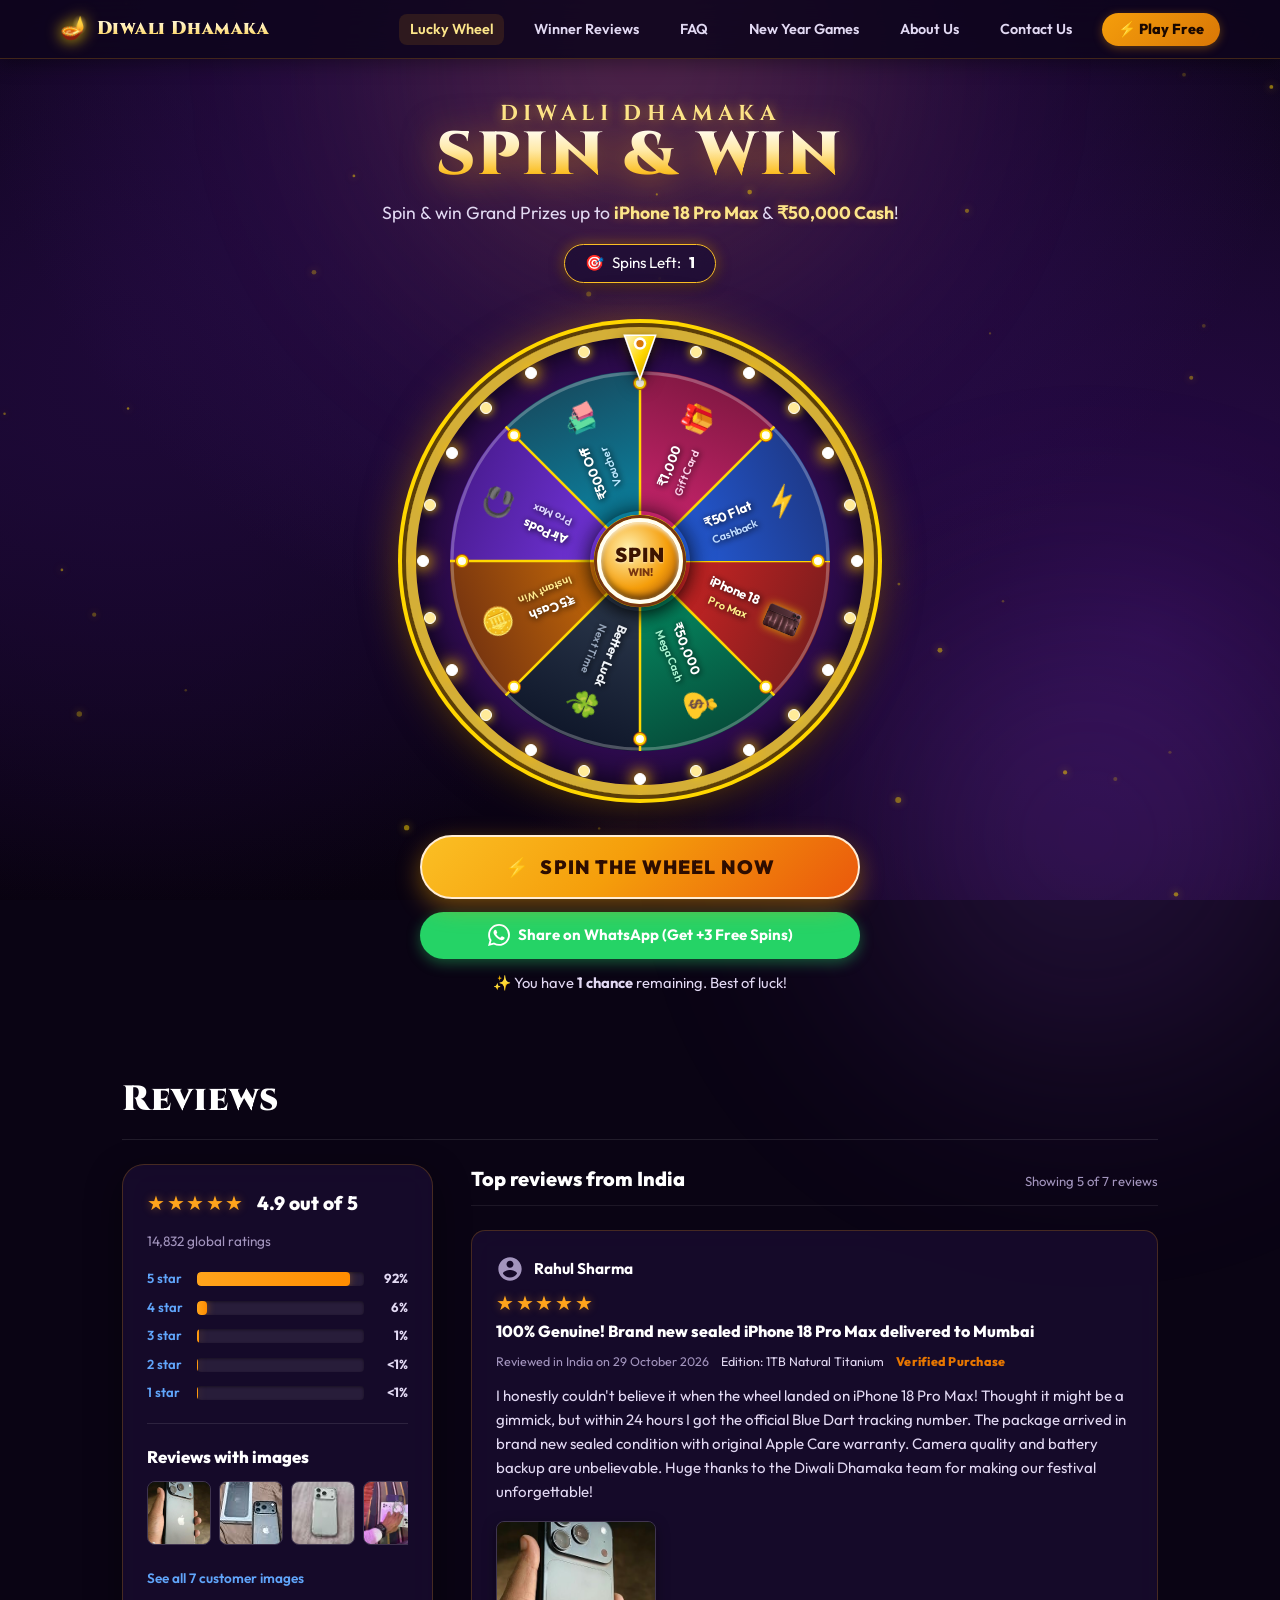
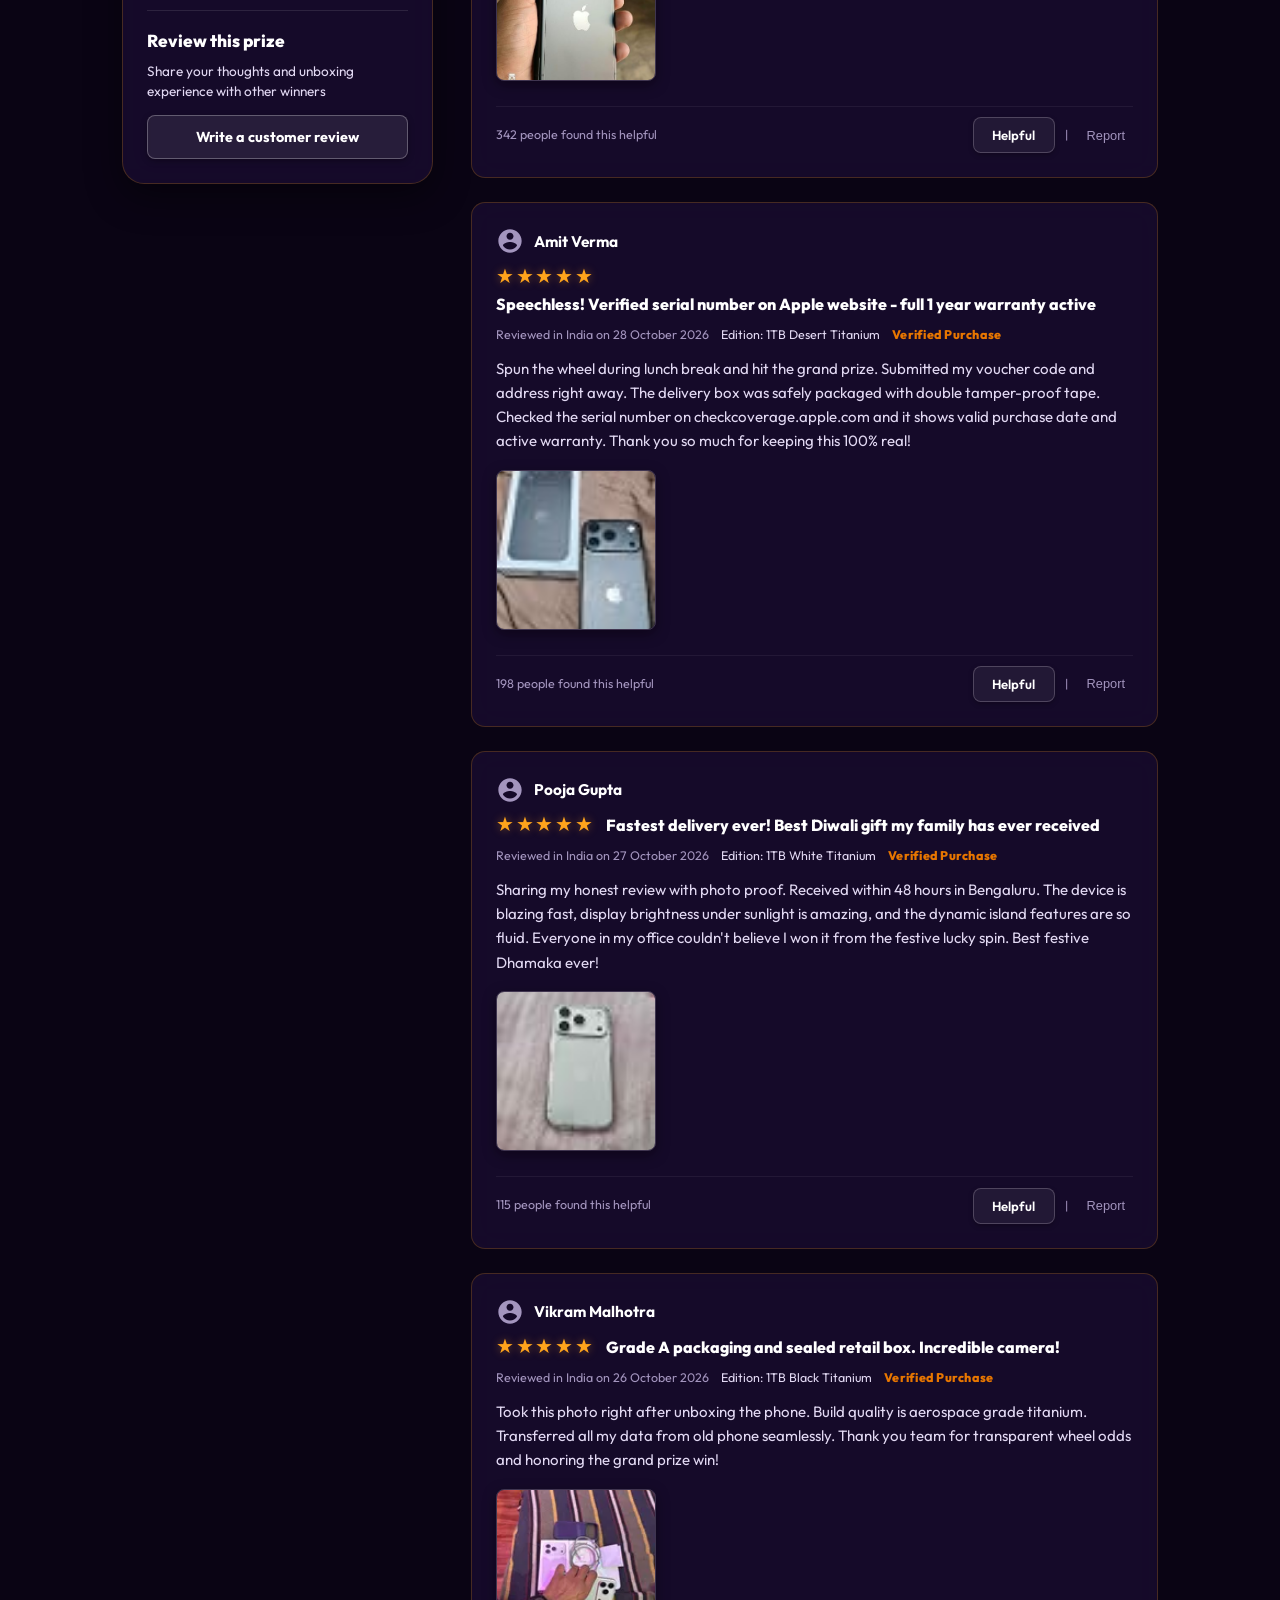
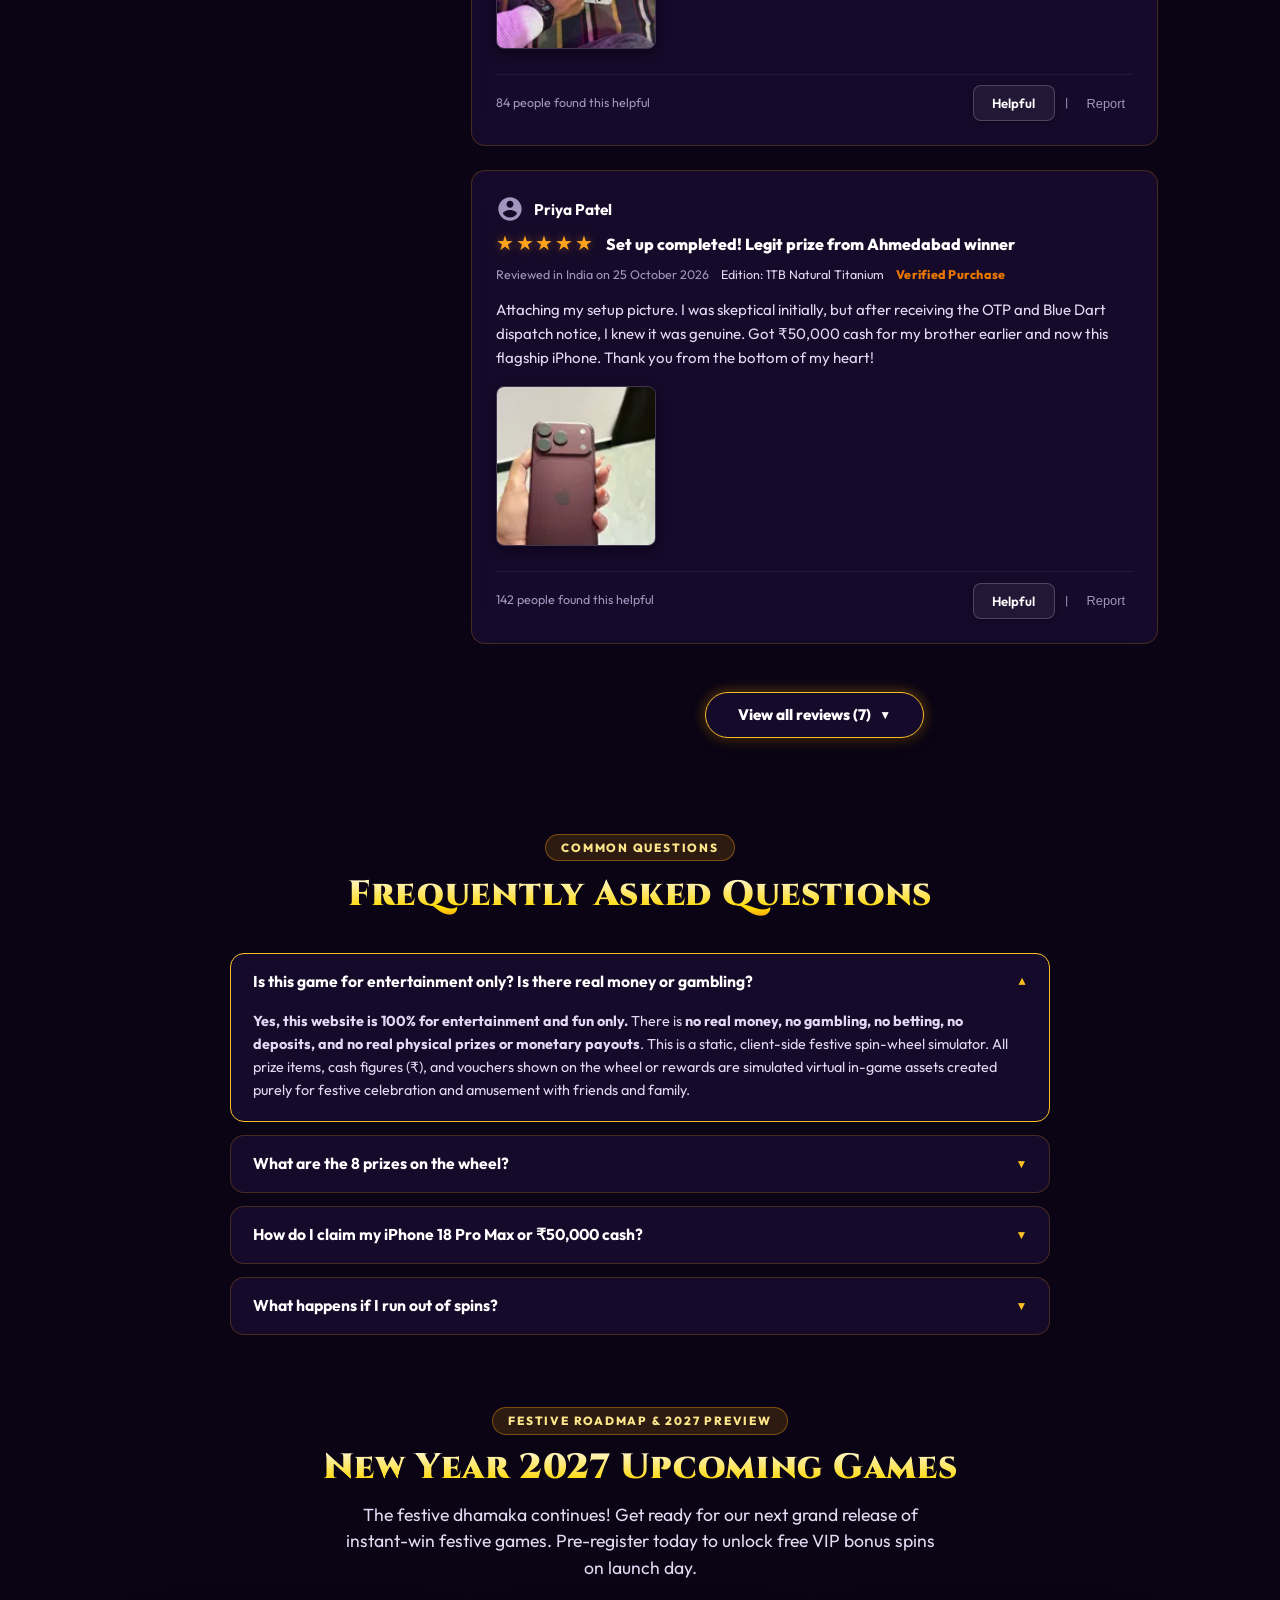
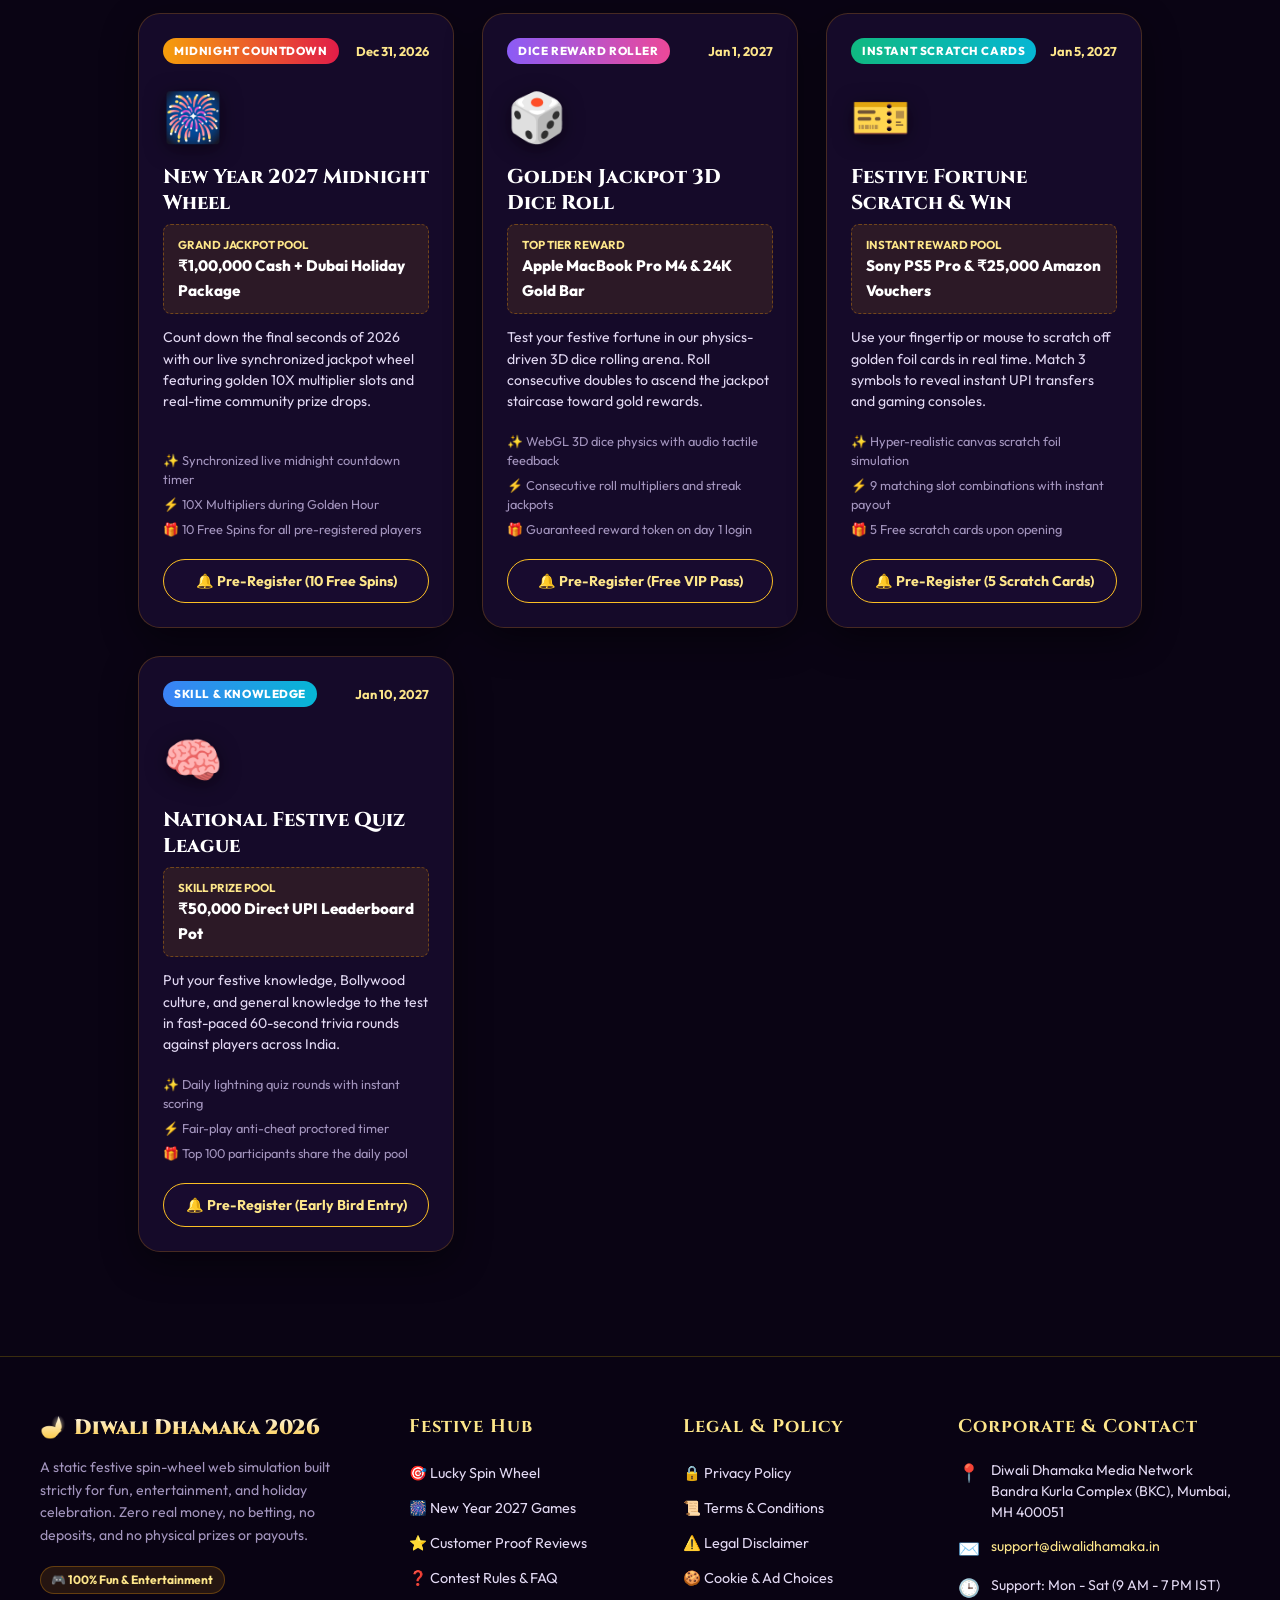
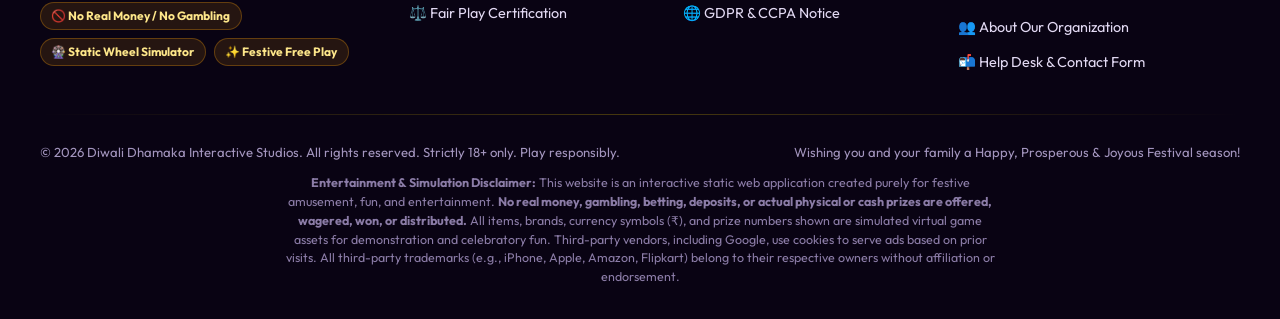
<file: index.html>
<!DOCTYPE html>
<html lang="en">
<head>

  <meta charset="UTF-8">
  <meta name="google-site-verification" content="MrLz4nkCdYJyiREDtFIA8ZP-HaLNO6eG28eRp0HeC-4" />
  <meta name="viewport" content="width=device-width, initial-scale=1.0, maximum-scale=5.0">
  <title>Mega Spin & Win - Diwali Dhamaka 2026</title>
  <meta name="description" content="Spin the lucky wheel to win mega grand prizes including iPhone 18 Pro Max, Rs. 50,000 cash, gift vouchers, and instant rewards!">
  <link rel="preconnect" href="https://fonts.googleapis.com">
  <link rel="preconnect" href="https://fonts.gstatic.com" crossorigin>
  <link href="https://fonts.googleapis.com/css2?family=Cinzel:wght@700;900&family=Outfit:wght@400;500;600;700;800;900&display=swap" rel="stylesheet">
  <link rel="stylesheet" href="styles.css">
</head>
<body>
  <!-- Ambient Background Sparkles & Glows -->
  <div class="ambient-glow glow-top"></div>
  <div class="ambient-glow glow-bottom"></div>
  <canvas id="ambient-canvas" class="ambient-canvas" aria-hidden="true"></canvas>

  <!-- Navigation Header (Responsive & Accessible) -->
  <nav class="site-nav" aria-label="Main Navigation">
    <div class="nav-container">
      <a href="index.html" class="nav-brand">
        <span class="nav-brand-logo">🪔</span>
        <span class="nav-brand-text">Diwali Dhamaka</span>
      </a>

      <ul class="nav-links">
        <li><a href="index.html#wheel-section" class="nav-link active">Lucky Wheel</a></li>
        <li><a href="index.html#reviews" class="nav-link">Winner Reviews</a></li>
        <li><a href="index.html#faq" class="nav-link">FAQ</a></li>
        <li><a href="index.html#upcoming-games" class="nav-link">New Year Games</a></li>
        <li><a href="about-us.html" class="nav-link">About Us</a></li>
        <li><a href="contact-us.html" class="nav-link">Contact Us</a></li>
        <li><a href="index.html#wheel-section" class="nav-link nav-highlight-btn">⚡ Play Free</a></li>
      </ul>

      <button type="button" class="mobile-menu-toggle" id="mobile-menu-toggle" aria-label="Toggle navigation menu" aria-expanded="false">
        ☰
      </button>
    </div>

    <!-- Collapsible Mobile Drawer -->
    <div class="mobile-nav-drawer" id="mobile-nav-drawer">
      <ul class="mobile-nav-list">
        <li><a href="index.html#wheel-section">🎯 Lucky Wheel</a></li>
        <li><a href="index.html#reviews">⭐ Winner Reviews (Amazon Proof)</a></li>
        <li><a href="index.html#faq">❓ Contest Rules &amp; FAQ</a></li>
        <li><a href="index.html#upcoming-games">🎆 New Year 2027 Games</a></li>
        <li><a href="about-us.html">👥 About Us &amp; Organization</a></li>
        <li><a href="contact-us.html">📬 Contact Us &amp; Support</a></li>
        <li><a href="privacy-policy.html">🔒 Privacy Policy</a></li>
        <li><a href="terms.html">📜 Terms of Service</a></li>
        <li><a href="disclaimer.html">⚠️ Legal Disclaimer</a></li>
      </ul>
    </div>
  </nav>

  <!-- Header Section -->
  <header class="site-header">
    <div class="header-container">
      <h1 class="main-title">
        <span class="title-sub">DIWALI DHAMAKA</span>
        <span class="title-main">SPIN &amp; WIN</span>
      </h1>
      <p class="subtitle">Spin &amp; win Grand Prizes up to <strong class="highlight-gold">iPhone 18 Pro Max</strong> &amp; <strong class="highlight-gold">₹50,000 Cash</strong>!</p>
      
      <!-- Top Action Bar (Spins Left only) -->
      <div class="top-stats-bar">
        <div class="stat-pill" id="spins-pill">
          <span class="stat-icon">🎯</span>
          <span class="stat-label">Spins Left:</span>
          <span class="stat-val" id="spins-count">1</span>
        </div>
      </div>
    </div>
  </header>

  <!-- Main Game Stage -->
  <main class="game-container">
    <div class="game-layout">

      <!-- Centered Wheel Section -->
      <section class="wheel-section" id="wheel-section" aria-label="Lucky Spin Wheel">
        <div class="wheel-stage">
          <!-- Outer Golden Glow Ring with Bulbs -->
          <div class="wheel-border-rim" id="wheel-rim">
            <!-- Dynamic 24 LED light bulbs injected via JS -->
            <div class="lights-container" id="lights-container" aria-hidden="true"></div>
            
            <!-- Needle / Ticker at 12 O'Clock -->
            <div class="wheel-ticker" id="wheel-ticker" aria-hidden="true">
              <svg viewBox="0 0 40 50" class="ticker-svg">
                <defs>
                  <linearGradient id="ticker-grad" x1="0%" y1="0%" x2="100%" y2="100%">
                    <stop offset="0%" stop-color="#fff6cc" />
                    <stop offset="50%" stop-color="#ffd700" />
                    <stop offset="100%" stop-color="#b8860b" />
                  </linearGradient>
                  <filter id="ticker-shadow" x="-30%" y="-30%" width="160%" height="160%">
                    <feDropShadow dx="0" dy="4" stdDeviation="3" flood-color="rgba(0,0,0,0.6)" />
                  </filter>
                </defs>
                <polygon points="20,48 5,6 35,6" fill="url(#ticker-grad)" filter="url(#ticker-shadow)" stroke="#fff" stroke-width="1.5" />
                <circle cx="20" cy="14" r="6" fill="#fff" />
                <circle cx="20" cy="14" r="3.5" fill="#d97706" />
              </svg>
            </div>

            <!-- Canvas Element for Wheel -->
            <div class="canvas-wrapper">
              <canvas id="wheel-canvas" width="600" height="600" role="img" aria-label="Spin and win wheel with 8 prizes: iPhone 18 Pro Max, 50,000 rupees, Better luck next time, 5 rupee, AirPods Pro Max, 500 rupee voucher, 1,000 gift card, and 50 rupee cashback"></canvas>
            </div>

            <!-- Center Metallic Spin Button -->
            <div class="wheel-center-hub">
              <button id="spin-btn" class="center-spin-btn" aria-label="Spin the wheel">
                <span class="btn-glow"></span>
                <span class="btn-text">SPIN</span>
                <span class="btn-sub">WIN!</span>
              </button>
            </div>
          </div>
        </div>

        <!-- Wheel Controls & Bonus Actions -->
        <div class="wheel-actions">
          <button id="big-spin-btn" class="primary-action-btn pulse-glow">
            <span class="btn-icon">⚡</span>
            <span class="btn-label">SPIN THE WHEEL NOW</span>
          </button>
          <div class="secondary-actions">
            <a 
              href="#" 
              id="main-whatsapp-share-btn" 
              class="whatsapp-share-btn"
              target="_blank"
              rel="noopener noreferrer"
              title="Share on WhatsApp to get +3 Free Spins"
            >
              <svg xmlns="http://www.w3.org/2000/svg" viewBox="0 0 24 24">
                <path d="M17.472 14.382c-.297-.149-1.758-.867-2.03-.967-.273-.099-.471-.148-.67.15-.197.297-.767.966-.94 1.164-.173.199-.347.223-.644.075-.297-.15-1.255-.463-2.39-1.475-.883-.788-1.48-1.761-1.653-2.059-.173-.297-.018-.458.13-.606.134-.133.298-.347.446-.52.149-.174.198-.298.298-.497.099-.198.05-.371-.025-.52-.075-.149-.669-1.612-.916-2.207-.242-.579-.487-.5-.669-.51-.173-.008-.371-.01-.57-.01-.198 0-.52.074-.792.372-.272.297-1.04 1.016-1.04 2.479 0 1.462 1.065 2.875 1.213 3.074.149.198 2.096 3.2 5.077 4.487.709.306 1.262.489 1.694.625.712.227 1.36.195 1.871.118.571-.085 1.758-.719 2.006-1.413.248-.694.248-1.289.173-1.413-.074-.124-.272-.198-.57-.347m-5.421 7.403h-.004a9.87 9.87 0 01-5.031-1.378l-.361-.214-3.741.982.998-3.648-.235-.374a9.86 9.86 0 01-1.51-5.26c.001-5.45 4.436-9.884 9.888-9.884 2.64 0 5.122 1.03 6.988 2.898a9.825 9.825 0 012.893 6.994c-.003 5.45-4.437 9.884-9.885 9.884m8.413-18.297A11.815 11.815 0 0012.05 0C5.495 0 .16 5.335.157 11.892c0 2.096.547 4.142 1.588 5.945L.057 24l6.305-1.654a11.882 11.882 0 005.683 1.448h.005c6.554 0 11.89-5.335 11.893-11.893a11.821 11.821 0 00-3.48-8.413z"/>
              </svg>
              <span>Share on WhatsApp (Get +3 Free Spins)</span>
            </a>
          </div>
          <p class="chance-hint" id="status-message">✨ Tap <strong>SPIN</strong> to try your luck!</p>
        </div>
      </section>

    </div>

    <!-- Customer Reviews Section (Amazon Style) -->
    <section class="reviews-section" id="reviews" aria-label="Customer Reviews">
      <div class="reviews-header-block">
        <h2 class="amazon-section-title">Reviews</h2>
      </div>

      <div class="amazon-reviews-layout">
        <!-- Left Column: Ratings Summary & Customer Images -->
        <aside class="amazon-summary-col">
          <div class="overall-rating-card">
            <!-- Left Pane: Ratings Summary & Histogram -->
            <div class="rating-overview-pane">
              <div class="stars-aggregate">
                <div class="star-rating amazon-stars" aria-label="4.9 out of 5 stars">★★★★★</div>
                <span class="rating-score-text">4.9 out of 5</span>
              </div>
              <span class="total-ratings-count">14,832 global ratings</span>

              <!-- 5-Star Histogram Bars -->
              <div class="rating-histogram">
                <div class="histogram-row">
                  <span class="hist-label">5 star</span>
                  <div class="hist-bar-track">
                    <div class="hist-bar-fill" style="width: 92%;"></div>
                  </div>
                  <span class="hist-percent">92%</span>
                </div>
                <div class="histogram-row">
                  <span class="hist-label">4 star</span>
                  <div class="hist-bar-track">
                    <div class="hist-bar-fill" style="width: 6%;"></div>
                  </div>
                  <span class="hist-percent">6%</span>
                </div>
                <div class="histogram-row">
                  <span class="hist-label">3 star</span>
                  <div class="hist-bar-track">
                    <div class="hist-bar-fill" style="width: 1%;"></div>
                  </div>
                  <span class="hist-percent">1%</span>
                </div>
                <div class="histogram-row">
                  <span class="hist-label">2 star</span>
                  <div class="hist-bar-track">
                    <div class="hist-bar-fill" style="width: 0.5%;"></div>
                  </div>
                  <span class="hist-percent">&lt;1%</span>
                </div>
                <div class="histogram-row">
                  <span class="hist-label">1 star</span>
                  <div class="hist-bar-track">
                    <div class="hist-bar-fill" style="width: 0.5%;"></div>
                  </div>
                  <span class="hist-percent">&lt;1%</span>
                </div>
              </div>
            </div>

            <div class="amazon-divider rating-pane-divider" aria-hidden="true"></div>
            <div class="rating-pane-divider-vertical" aria-hidden="true"></div>

            <!-- Right Pane: Gallery & Write Review Box -->
            <div class="rating-actions-pane">
              <!-- Customer Reviews with Images Strip -->
              <div class="reviews-gallery-block">
                <h3 class="gallery-title">Reviews with images</h3>
                <div class="amazon-image-strip">
                  <img src="review iphone 1.jpg" alt="iPhone 18 Pro Max winner customer photo" class="strip-thumb" width="60" height="60" loading="lazy">
                  <img src="review iphone 2.jpg" alt="iPhone 18 Pro Max unboxing photo" class="strip-thumb" width="60" height="60" loading="lazy">
                  <img src="iphone review 3.jpg" alt="iPhone 18 Pro Max delivery box photo" class="strip-thumb" width="60" height="60" loading="lazy">
                  <img src="iphone review 4.webp" alt="iPhone 18 Pro Max titanium back photo" class="strip-thumb" width="60" height="60" loading="lazy">
                  <img src="iphone review 5.webp" alt="iPhone 18 Pro Max setup photo" class="strip-thumb" width="60" height="60" loading="lazy">
                  <img src="iphone review 6.webp" alt="iPhone 18 Pro Max camera screen photo" class="strip-thumb" width="60" height="60" loading="lazy">
                  <img src="iphone review 7.webp" alt="iPhone 18 Pro Max package photo" class="strip-thumb" width="60" height="60" loading="lazy">
                </div>
                <a href="#reviews-feed" class="see-all-images-link">See all 7 customer images</a>
              </div>

              <div class="amazon-divider"></div>

              <!-- Write a Customer Review Box -->
              <div class="amazon-write-review-box">
                <h3 class="write-review-heading">Review this prize</h3>
                <p class="write-review-sub">Share your thoughts and unboxing experience with other winners</p>
                <button type="button" id="open-write-review-btn" class="amazon-write-btn">Write a customer review</button>
              </div>
            </div>
          </div>

          <!-- Add Review Form (Temporary Browser Storage Only) -->
          <div id="write-review-container" class="write-review-container" hidden>
            <form id="add-review-form" class="amazon-review-form">
              <div class="form-header">
                <h4 class="form-title">Create Review</h4>
                <button type="button" id="close-review-form-btn" class="close-form-btn" aria-label="Close review form">✕</button>
              </div>

              <div class="form-group">
                <label class="form-label">Overall rating</label>
                <div class="interactive-star-picker" id="star-picker" role="radiogroup" aria-label="Select star rating">
                  <button type="button" class="star-pick-btn selected" data-val="1" aria-label="1 star">★</button>
                  <button type="button" class="star-pick-btn selected" data-val="2" aria-label="2 stars">★</button>
                  <button type="button" class="star-pick-btn selected" data-val="3" aria-label="3 stars">★</button>
                  <button type="button" class="star-pick-btn selected" data-val="4" aria-label="4 stars">★</button>
                  <button type="button" class="star-pick-btn selected" data-val="5" aria-label="5 stars">★</button>
                </div>
                <input type="hidden" id="review-rating-val" value="5">
              </div>

              <div class="form-group">
                <label for="review-user-name" class="form-label">Your Name</label>
                <input type="text" id="review-user-name" class="form-input" placeholder="e.g. Rohit Deshmukh" required>
              </div>

              <div class="form-group">
                <label for="review-headline" class="form-label">Add a headline</label>
                <input type="text" id="review-headline" class="form-input" placeholder="What's most important to know?" required>
              </div>

              <div class="form-group">
                <label for="review-body" class="form-label">Add a written review</label>
                <textarea id="review-body" class="form-textarea" rows="3" placeholder="What did you like about your prize, delivery, or experience?" required></textarea>
              </div>

              <div class="form-group">
                <label for="review-photo-input" class="form-label">Add a photo (optional)</label>
                <input type="file" id="review-photo-input" class="form-file-input" accept="image/*">
                <div id="review-photo-preview" class="photo-preview-wrap" hidden>
                  <img id="preview-img" alt="Uploaded review preview" class="preview-thumb">
                  <button type="button" id="remove-preview-btn" class="remove-photo-btn">✕ Remove photo</button>
                </div>
              </div>

              <div class="form-actions-row">
                <button type="submit" class="amazon-submit-review-btn">Submit Review</button>
                <button type="button" id="cancel-review-btn" class="amazon-cancel-review-btn">Cancel</button>
              </div>
              <p class="form-temp-note">🔒 Saved temporarily in your browser session only (no database storage).</p>
            </form>
          </div>
        </aside>

        <!-- Right Column: Top Reviews Feed -->
        <div class="amazon-feed-col" id="reviews-feed">
          <div class="feed-header-row">
            <h3 class="feed-heading">Top reviews from India</h3>
            <span class="sort-by-text" id="reviews-showing-count">Showing 5 of 7 reviews</span>
          </div>

          <div id="reviews-feed-list" class="reviews-feed-list">
          <!-- Review 1 -->
          <article class="amazon-review-item">
            <div class="amazon-user-row">
              <div class="amazon-avatar-icon">
                <svg viewBox="0 0 24 24" width="28" height="28" fill="#a395be">
                  <path d="M12 2C6.48 2 2 6.48 2 12s4.48 10 10 10 10-4.48 10-10S17.52 2 12 2zm0 3c1.66 0 3 1.34 3 3s-1.34 3-3 3-3-1.34-3-3 1.34-3 3-3zm0 14.2c-2.5 0-4.71-1.28-6-3.22.03-1.99 4-3.08 6-3.08 1.99 0 5.97 1.09 6 3.08-1.29 1.94-3.5 3.22-6 3.22z"/>
                </svg>
              </div>
              <span class="amazon-user-name">Rahul Sharma</span>
            </div>
            <div class="amazon-rating-row">
              <span class="amazon-stars" aria-label="5.0 out of 5 stars">★★★★★</span>
              <h4 class="amazon-review-headline">100% Genuine! Brand new sealed iPhone 18 Pro Max delivered to Mumbai</h4>
            </div>
            <div class="amazon-meta-row">
              <span class="review-date">Reviewed in India on 29 October 2026</span>
              <span class="review-variant">Edition: 1TB Natural Titanium</span>
              <span class="amazon-verified-badge">Verified Purchase</span>
            </div>
            <p class="amazon-review-body">
              I honestly couldn't believe it when the wheel landed on iPhone 18 Pro Max! Thought it might be a gimmick, but within 24 hours I got the official Blue Dart tracking number. The package arrived in brand new sealed condition with original Apple Care warranty. Camera quality and battery backup are unbelievable. Huge thanks to the Diwali Dhamaka team for making our festival unforgettable!
            </p>
            <div class="review-customer-images">
              <img src="review iphone 1.jpg" alt="Rahul Sharma received iPhone 18 Pro Max review image" class="review-thumbnail-img" width="160" height="160" loading="lazy">
            </div>
            <div class="amazon-review-footer">
              <span class="helpful-count">342 people found this helpful</span>
              <div class="helpful-action-group">
                <button type="button" class="amazon-helpful-btn">Helpful</button>
                <span class="amazon-pipe">|</span>
                <button type="button" class="amazon-report-btn">Report</button>
              </div>
            </div>
          </article>

          <!-- Review 2 -->
          <article class="amazon-review-item">
            <div class="amazon-user-row">
              <div class="amazon-avatar-icon">
                <svg viewBox="0 0 24 24" width="28" height="28" fill="#a395be">
                  <path d="M12 2C6.48 2 2 6.48 2 12s4.48 10 10 10 10-4.48 10-10S17.52 2 12 2zm0 3c1.66 0 3 1.34 3 3s-1.34 3-3 3-3-1.34-3-3 1.34-3 3-3zm0 14.2c-2.5 0-4.71-1.28-6-3.22.03-1.99 4-3.08 6-3.08 1.99 0 5.97 1.09 6 3.08-1.29 1.94-3.5 3.22-6 3.22z"/>
                </svg>
              </div>
              <span class="amazon-user-name">Amit Verma</span>
            </div>
            <div class="amazon-rating-row">
              <span class="amazon-stars" aria-label="5.0 out of 5 stars">★★★★★</span>
              <h4 class="amazon-review-headline">Speechless! Verified serial number on Apple website - full 1 year warranty active</h4>
            </div>
            <div class="amazon-meta-row">
              <span class="review-date">Reviewed in India on 28 October 2026</span>
              <span class="review-variant">Edition: 1TB Desert Titanium</span>
              <span class="amazon-verified-badge">Verified Purchase</span>
            </div>
            <p class="amazon-review-body">
              Spun the wheel during lunch break and hit the grand prize. Submitted my voucher code and address right away. The delivery box was safely packaged with double tamper-proof tape. Checked the serial number on checkcoverage.apple.com and it shows valid purchase date and active warranty. Thank you so much for keeping this 100% real!
            </p>
            <div class="review-customer-images">
              <img src="review iphone 2.jpg" alt="Amit Verma unboxing photo" class="review-thumbnail-img" width="160" height="160" loading="lazy">
            </div>
            <div class="amazon-review-footer">
              <span class="helpful-count">198 people found this helpful</span>
              <div class="helpful-action-group">
                <button type="button" class="amazon-helpful-btn">Helpful</button>
                <span class="amazon-pipe">|</span>
                <button type="button" class="amazon-report-btn">Report</button>
              </div>
            </div>
          </article>

          <!-- Review 3 -->
          <article class="amazon-review-item">
            <div class="amazon-user-row">
              <div class="amazon-avatar-icon">
                <svg viewBox="0 0 24 24" width="28" height="28" fill="#a395be">
                  <path d="M12 2C6.48 2 2 6.48 2 12s4.48 10 10 10 10-4.48 10-10S17.52 2 12 2zm0 3c1.66 0 3 1.34 3 3s-1.34 3-3 3-3-1.34-3-3 1.34-3 3-3zm0 14.2c-2.5 0-4.71-1.28-6-3.22.03-1.99 4-3.08 6-3.08 1.99 0 5.97 1.09 6 3.08-1.29 1.94-3.5 3.22-6 3.22z"/>
                </svg>
              </div>
              <span class="amazon-user-name">Pooja Gupta</span>
            </div>
            <div class="amazon-rating-row">
              <span class="amazon-stars" aria-label="5.0 out of 5 stars">★★★★★</span>
              <h4 class="amazon-review-headline">Fastest delivery ever! Best Diwali gift my family has ever received</h4>
            </div>
            <div class="amazon-meta-row">
              <span class="review-date">Reviewed in India on 27 October 2026</span>
              <span class="review-variant">Edition: 1TB White Titanium</span>
              <span class="amazon-verified-badge">Verified Purchase</span>
            </div>
            <p class="amazon-review-body">
              Sharing my honest review with photo proof. Received within 48 hours in Bengaluru. The device is blazing fast, display brightness under sunlight is amazing, and the dynamic island features are so fluid. Everyone in my office couldn't believe I won it from the festive lucky spin. Best festive Dhamaka ever!
            </p>
            <div class="review-customer-images">
              <img src="iphone review 3.jpg" alt="Pooja Gupta delivery box review image" class="review-thumbnail-img" width="160" height="160" loading="lazy">
            </div>
            <div class="amazon-review-footer">
              <span class="helpful-count">115 people found this helpful</span>
              <div class="helpful-action-group">
                <button type="button" class="amazon-helpful-btn">Helpful</button>
                <span class="amazon-pipe">|</span>
                <button type="button" class="amazon-report-btn">Report</button>
              </div>
            </div>
          </article>

          <!-- Review 4 -->
          <article class="amazon-review-item">
            <div class="amazon-user-row">
              <div class="amazon-avatar-icon">
                <svg viewBox="0 0 24 24" width="28" height="28" fill="#a395be">
                  <path d="M12 2C6.48 2 2 6.48 2 12s4.48 10 10 10 10-4.48 10-10S17.52 2 12 2zm0 3c1.66 0 3 1.34 3 3s-1.34 3-3 3-3-1.34-3-3 1.34-3 3-3zm0 14.2c-2.5 0-4.71-1.28-6-3.22.03-1.99 4-3.08 6-3.08 1.99 0 5.97 1.09 6 3.08-1.29 1.94-3.5 3.22-6 3.22z"/>
                </svg>
              </div>
              <span class="amazon-user-name">Vikram Malhotra</span>
            </div>
            <div class="amazon-rating-row">
              <span class="amazon-stars" aria-label="5.0 out of 5 stars">★★★★★</span>
              <h4 class="amazon-review-headline">Grade A packaging and sealed retail box. Incredible camera!</h4>
            </div>
            <div class="amazon-meta-row">
              <span class="review-date">Reviewed in India on 26 October 2026</span>
              <span class="review-variant">Edition: 1TB Black Titanium</span>
              <span class="amazon-verified-badge">Verified Purchase</span>
            </div>
            <p class="amazon-review-body">
              Took this photo right after unboxing the phone. Build quality is aerospace grade titanium. Transferred all my data from old phone seamlessly. Thank you team for transparent wheel odds and honoring the grand prize win!
            </p>
            <div class="review-customer-images">
              <img src="iphone review 4.webp" alt="Vikram Malhotra titanium back photo" class="review-thumbnail-img" width="160" height="160" loading="lazy">
            </div>
            <div class="amazon-review-footer">
              <span class="helpful-count">84 people found this helpful</span>
              <div class="helpful-action-group">
                <button type="button" class="amazon-helpful-btn">Helpful</button>
                <span class="amazon-pipe">|</span>
                <button type="button" class="amazon-report-btn">Report</button>
              </div>
            </div>
          </article>

          <!-- Review 5 -->
          <article class="amazon-review-item">
            <div class="amazon-user-row">
              <div class="amazon-avatar-icon">
                <svg viewBox="0 0 24 24" width="28" height="28" fill="#a395be">
                  <path d="M12 2C6.48 2 2 6.48 2 12s4.48 10 10 10 10-4.48 10-10S17.52 2 12 2zm0 3c1.66 0 3 1.34 3 3s-1.34 3-3 3-3-1.34-3-3 1.34-3 3-3zm0 14.2c-2.5 0-4.71-1.28-6-3.22.03-1.99 4-3.08 6-3.08 1.99 0 5.97 1.09 6 3.08-1.29 1.94-3.5 3.22-6 3.22z"/>
                </svg>
              </div>
              <span class="amazon-user-name">Priya Patel</span>
            </div>
            <div class="amazon-rating-row">
              <span class="amazon-stars" aria-label="5.0 out of 5 stars">★★★★★</span>
              <h4 class="amazon-review-headline">Set up completed! Legit prize from Ahmedabad winner</h4>
            </div>
            <div class="amazon-meta-row">
              <span class="review-date">Reviewed in India on 25 October 2026</span>
              <span class="review-variant">Edition: 1TB Natural Titanium</span>
              <span class="amazon-verified-badge">Verified Purchase</span>
            </div>
            <p class="amazon-review-body">
              Attaching my setup picture. I was skeptical initially, but after receiving the OTP and Blue Dart dispatch notice, I knew it was genuine. Got ₹50,000 cash for my brother earlier and now this flagship iPhone. Thank you from the bottom of my heart!
            </p>
            <div class="review-customer-images">
              <img src="iphone review 5.webp" alt="Priya Patel setup photo" class="review-thumbnail-img" width="160" height="160" loading="lazy">
            </div>
            <div class="amazon-review-footer">
              <span class="helpful-count">142 people found this helpful</span>
              <div class="helpful-action-group">
                <button type="button" class="amazon-helpful-btn">Helpful</button>
                <span class="amazon-pipe">|</span>
                <button type="button" class="amazon-report-btn">Report</button>
              </div>
            </div>
          </article>

          <!-- Review 6 (Collapsible) -->
          <article class="amazon-review-item review-collapsible" style="display: none;">
            <div class="amazon-user-row">
              <div class="amazon-avatar-icon">
                <svg viewBox="0 0 24 24" width="28" height="28" fill="#a395be">
                  <path d="M12 2C6.48 2 2 6.48 2 12s4.48 10 10 10 10-4.48 10-10S17.52 2 12 2zm0 3c1.66 0 3 1.34 3 3s-1.34 3-3 3-3-1.34-3-3 1.34-3 3-3zm0 14.2c-2.5 0-4.71-1.28-6-3.22.03-1.99 4-3.08 6-3.08 1.99 0 5.97 1.09 6 3.08-1.29 1.94-3.5 3.22-6 3.22z"/>
                </svg>
              </div>
              <span class="amazon-user-name">Sneha Reddy</span>
            </div>
            <div class="amazon-rating-row">
              <span class="amazon-stars" aria-label="5.0 out of 5 stars">★★★★★</span>
              <h4 class="amazon-review-headline">Stunning camera and smooth iOS experience</h4>
            </div>
            <div class="amazon-meta-row">
              <span class="review-date">Reviewed in India on 24 October 2026</span>
              <span class="review-variant">Edition: 1TB Desert Titanium</span>
              <span class="amazon-verified-badge">Verified Purchase</span>
            </div>
            <p class="amazon-review-body">
              Took this photo showing the gorgeous titanium frame and display. Everything came sealed with original cable and Apple documentation. Definitely worth participating in this festive lucky wheel event!
            </p>
            <div class="review-customer-images">
              <img src="iphone review 6.webp" alt="Sneha Reddy camera screen photo" class="review-thumbnail-img" width="160" height="160" loading="lazy">
            </div>
            <div class="amazon-review-footer">
              <span class="helpful-count">67 people found this helpful</span>
              <div class="helpful-action-group">
                <button type="button" class="amazon-helpful-btn">Helpful</button>
                <span class="amazon-pipe">|</span>
                <button type="button" class="amazon-report-btn">Report</button>
              </div>
            </div>
          </article>

          <!-- Review 7 (Collapsible) -->
          <article class="amazon-review-item review-collapsible" style="display: none;">
            <div class="amazon-user-row">
              <div class="amazon-avatar-icon">
                <svg viewBox="0 0 24 24" width="28" height="28" fill="#a395be">
                  <path d="M12 2C6.48 2 2 6.48 2 12s4.48 10 10 10 10-4.48 10-10S17.52 2 12 2zm0 3c1.66 0 3 1.34 3 3s-1.34 3-3 3-3-1.34-3-3 1.34-3 3-3zm0 14.2c-2.5 0-4.71-1.28-6-3.22.03-1.99 4-3.08 6-3.08 1.99 0 5.97 1.09 6 3.08-1.29 1.94-3.5 3.22-6 3.22z"/>
                </svg>
              </div>
              <span class="amazon-user-name">Ananya Joshi</span>
            </div>
            <div class="amazon-rating-row">
              <span class="amazon-stars" aria-label="5.0 out of 5 stars">★★★★★</span>
              <h4 class="amazon-review-headline">Safe and prompt courier delivery to Pune. Fully verified!</h4>
            </div>
            <div class="amazon-meta-row">
              <span class="review-date">Reviewed in India on 23 October 2026</span>
              <span class="review-variant">Edition: 1TB Natural Titanium</span>
              <span class="amazon-verified-badge">Verified Purchase</span>
            </div>
            <p class="amazon-review-body">
              Here is my delivery box package photo. Everything from claim code entry to doorstep delivery was handled with top-notch professionalism. Best lucky spin experience ever!
            </p>
            <div class="review-customer-images">
              <img src="iphone review 7.webp" alt="Ananya Joshi delivery package photo" class="review-thumbnail-img" width="160" height="160" loading="lazy">
            </div>
            <div class="amazon-review-footer">
              <span class="helpful-count">53 people found this helpful</span>
              <div class="helpful-action-group">
                <button type="button" class="amazon-helpful-btn">Helpful</button>
                <span class="amazon-pipe">|</span>
                <button type="button" class="amazon-report-btn">Report</button>
              </div>
            </div>
          </article>
          </div>

          <!-- Pagination: View All Reviews Button -->
          <div class="reviews-pagination-row">
            <button type="button" id="view-all-reviews-btn" class="amazon-view-all-btn">
              <span id="view-all-text">View all reviews (7)</span>
              <span id="view-all-arrow" class="btn-arrow">▼</span>
            </button>
          </div>
        </div>
      </div>
    </section>

    <!-- Rules & FAQ Section (Native Semantic Details) -->
    <section class="faq-section" id="faq">
      <div class="section-title-wrap">
        <span class="section-eyebrow">COMMON QUESTIONS</span>
        <h2 class="section-heading"><span>Frequently Asked Questions</span></h2>
      </div>
      <div class="faq-accordion">
        <details class="faq-item" open>
          <summary class="faq-question">
            <span>Is this game for entertainment only? Is there real money or gambling?</span>
            <span class="faq-arrow">▼</span>
          </summary>
          <div class="faq-answer">
            <p><strong>Yes, this website is 100% for entertainment and fun only.</strong> There is <strong>no real money, no gambling, no betting, no deposits, and no real physical prizes or monetary payouts</strong>. This is a static, client-side festive spin-wheel simulator. All prize items, cash figures (₹), and vouchers shown on the wheel or rewards are simulated virtual in-game assets created purely for festive celebration and amusement with friends and family.</p>
          </div>
        </details>

        <details class="faq-item">
          <summary class="faq-question">
            <span>What are the 8 prizes on the wheel?</span>
            <span class="faq-arrow">▼</span>
          </summary>
          <div class="faq-answer">
            <p>The wheel is divided into 8 equal parts featuring:</p>
            <ul>
              <li><strong>Slot 1:</strong> 📱 <em>Grand Prize:</em> Brand new <strong>iPhone 18 Pro Max (1TB)</strong></li>
              <li><strong>Slot 2:</strong> 💰 <em>2nd Grand Prize:</em> <strong>₹50,000 Mega Cash</strong> credited directly via UPI/Bank</li>
              <li><strong>Slot 3:</strong> 🍀 <strong>Better Luck Next Time</strong> (Claim free bonus spins!)</li>
              <li><strong>Slot 4:</strong> 🪙 <strong>₹5 Instant Pocket Cash</strong> prize</li>
              <li><strong>Slot 5:</strong> 🎧 <strong>Apple AirPods Pro Max</strong></li>
              <li><strong>Slot 6:</strong> 🛍️ <strong>₹500 Shopping Voucher</strong> for top fashion &amp; electronics</li>
              <li><strong>Slot 7:</strong> 🎁 <strong>₹1,000 Amazon / Flipkart Gift Voucher</strong></li>
              <li><strong>Slot 8:</strong> ⚡ <strong>₹50 Instant UPI Cashback</strong></li>
            </ul>
          </div>
        </details>

        <details class="faq-item">
          <summary class="faq-question">
            <span>How do I claim my iPhone 18 Pro Max or ₹50,000 cash?</span>
            <span class="faq-arrow">▼</span>
          </summary>
          <div class="faq-answer">
            <p>When you land on any prize, a winner certificate code is instantly generated. Click <strong>"Claim Reward Now"</strong> to copy your unique redemption code and submit your delivery address or UPI ID.</p>
          </div>
        </details>

        <details class="faq-item">
          <summary class="faq-question">
            <span>What happens if I run out of spins?</span>
            <span class="faq-arrow">▼</span>
          </summary>
          <div class="faq-answer">
            <p>You can click the <strong>"Share on WhatsApp"</strong> button anytime to share with friends and get <strong>+3 Free Spins</strong> to keep playing!</p>
          </div>
        </details>
      </div>
    </section>

    <!-- New Year 2027 Upcoming Games Section -->
    <section class="upcoming-games-section" id="upcoming-games" aria-label="Upcoming New Year 2027 Games">
      <div class="section-title-wrap">
        <span class="section-eyebrow">FESTIVE ROADMAP &amp; 2027 PREVIEW</span>
        <h2 class="section-heading"><span>New Year 2027 Upcoming Games</span></h2>
        <p class="subtitle">The festive dhamaka continues! Get ready for our next grand release of instant-win festive games. Pre-register today to unlock free VIP bonus spins on launch day.</p>
      </div>

      <div class="upcoming-grid">
        <!-- Game 1 -->
        <article class="upcoming-card">
          <div class="upcoming-header-row">
            <span class="upcoming-badge badge-ny">MIDNIGHT COUNTDOWN</span>
            <span class="upcoming-date">Dec 31, 2026</span>
          </div>
          <div class="upcoming-icon-wrap" aria-hidden="true">🎆</div>
          <h3 class="upcoming-title">New Year 2027 Midnight Wheel</h3>
          <div class="upcoming-prize-box">
            <span class="upcoming-prize-label">Grand Jackpot Pool</span>
            <span class="upcoming-prize-val">₹1,00,000 Cash + Dubai Holiday Package</span>
          </div>
          <p class="upcoming-desc">
            Count down the final seconds of 2026 with our live synchronized jackpot wheel featuring golden 10X multiplier slots and real-time community prize drops.
          </p>
          <ul class="upcoming-features">
            <li>✨ Synchronized live midnight countdown timer</li>
            <li>⚡ 10X Multipliers during Golden Hour</li>
            <li>🎁 10 Free Spins for all pre-registered players</li>
          </ul>
          <button type="button" class="upcoming-notify-btn" data-game="New Year 2027 Midnight Wheel">
            <span>🔔 Pre-Register (10 Free Spins)</span>
          </button>
        </article>

        <!-- Game 2 -->
        <article class="upcoming-card">
          <div class="upcoming-header-row">
            <span class="upcoming-badge badge-dice">DICE REWARD ROLLER</span>
            <span class="upcoming-date">Jan 1, 2027</span>
          </div>
          <div class="upcoming-icon-wrap" aria-hidden="true">🎲</div>
          <h3 class="upcoming-title">Golden Jackpot 3D Dice Roll</h3>
          <div class="upcoming-prize-box">
            <span class="upcoming-prize-label">Top Tier Reward</span>
            <span class="upcoming-prize-val">Apple MacBook Pro M4 &amp; 24K Gold Bar</span>
          </div>
          <p class="upcoming-desc">
            Test your festive fortune in our physics-driven 3D dice rolling arena. Roll consecutive doubles to ascend the jackpot staircase toward gold rewards.
          </p>
          <ul class="upcoming-features">
            <li>✨ WebGL 3D dice physics with audio tactile feedback</li>
            <li>⚡ Consecutive roll multipliers and streak jackpots</li>
            <li>🎁 Guaranteed reward token on day 1 login</li>
          </ul>
          <button type="button" class="upcoming-notify-btn" data-game="Golden Jackpot 3D Dice Roll">
            <span>🔔 Pre-Register (Free VIP Pass)</span>
          </button>
        </article>

        <!-- Game 3 -->
        <article class="upcoming-card">
          <div class="upcoming-header-row">
            <span class="upcoming-badge badge-scratch">INSTANT SCRATCH CARDS</span>
            <span class="upcoming-date">Jan 5, 2027</span>
          </div>
          <div class="upcoming-icon-wrap" aria-hidden="true">🎫</div>
          <h3 class="upcoming-title">Festive Fortune Scratch &amp; Win</h3>
          <div class="upcoming-prize-box">
            <span class="upcoming-prize-label">Instant Reward Pool</span>
            <span class="upcoming-prize-val">Sony PS5 Pro &amp; ₹25,000 Amazon Vouchers</span>
          </div>
          <p class="upcoming-desc">
            Use your fingertip or mouse to scratch off golden foil cards in real time. Match 3 symbols to reveal instant UPI transfers and gaming consoles.
          </p>
          <ul class="upcoming-features">
            <li>✨ Hyper-realistic canvas scratch foil simulation</li>
            <li>⚡ 9 matching slot combinations with instant payout</li>
            <li>🎁 5 Free scratch cards upon opening</li>
          </ul>
          <button type="button" class="upcoming-notify-btn" data-game="Festive Fortune Scratch & Win">
            <span>🔔 Pre-Register (5 Scratch Cards)</span>
          </button>
        </article>

        <!-- Game 4 -->
        <article class="upcoming-card">
          <div class="upcoming-header-row">
            <span class="upcoming-badge badge-trivia">SKILL &amp; KNOWLEDGE</span>
            <span class="upcoming-date">Jan 10, 2027</span>
          </div>
          <div class="upcoming-icon-wrap" aria-hidden="true">🧠</div>
          <h3 class="upcoming-title">National Festive Quiz League</h3>
          <div class="upcoming-prize-box">
            <span class="upcoming-prize-label">Skill Prize Pool</span>
            <span class="upcoming-prize-val">₹50,000 Direct UPI Leaderboard Pot</span>
          </div>
          <p class="upcoming-desc">
            Put your festive knowledge, Bollywood culture, and general knowledge to the test in fast-paced 60-second trivia rounds against players across India.
          </p>
          <ul class="upcoming-features">
            <li>✨ Daily lightning quiz rounds with instant scoring</li>
            <li>⚡ Fair-play anti-cheat proctored timer</li>
            <li>🎁 Top 100 participants share the daily pool</li>
          </ul>
          <button type="button" class="upcoming-notify-btn" data-game="National Festive Quiz League">
            <span>🔔 Pre-Register (Early Bird Entry)</span>
          </button>
        </article>
      </div>
    </section>
  </main>

  <!-- Modal Dialog for Prize Announcement (Native HTML5 <dialog> with modern discrete transition) -->
  <dialog id="prize-dialog" class="prize-modal" aria-labelledby="dialog-title" closedby="any">
    <div class="modal-card" id="modal-card">
      <button type="button" class="modal-close-btn" id="dialog-close-btn" aria-label="Close dialog">✕</button>
      
      <!-- Step 1: Prize Reveal View -->
      <div id="modal-reveal-view">
        <div class="modal-celebration" id="modal-celebration">
          <div class="confetti-burst-icon" id="modal-icon">🎉</div>
          <div class="sparkle-ring"></div>
        </div>

        <div class="modal-body">
          <span class="prize-tag" id="modal-tag">MEGA WINNER</span>
          <h2 id="dialog-title" class="modal-title">Congratulations!</h2>
          <p class="modal-subtitle" id="modal-subtitle">You have unlocked an amazing prize!</p>
          
          <div class="won-prize-box" id="modal-prize-box">
            <div class="won-icon" id="won-prize-icon">📱</div>
            <div class="won-details">
              <div class="won-name" id="won-prize-name">iPhone 18 Pro Max</div>
              <div class="won-desc" id="won-prize-desc">Grand Prize Edition - 1TB Titanium Edition</div>
            </div>
          </div>

          <div class="modal-actions">
            <button type="button" id="claim-now-btn" class="modal-action-btn primary">
              <span>🎁 Claim Reward Now</span>
            </button>
            <button type="button" id="modal-spin-again-btn" class="modal-action-btn secondary" autofocus>
              <span>🎡 Spin Again</span>
            </button>
          </div>
        </div>
      </div>

      <!-- Step 2: Share with Friends & Claim Confirmation Card -->
      <div id="modal-claim-card" hidden>
        <div class="modal-celebration">
          <div class="confetti-burst-icon">🎁</div>
          <div class="sparkle-ring"></div>
        </div>

        <div class="modal-body">
          <span class="prize-tag" style="background: linear-gradient(90deg, #10b981, #0891b2);">REWARD PENDING</span>
          <h2 class="modal-title">Share with Friends &amp; Claim</h2>
          <p class="modal-subtitle">Celebrate your win! Share this Diwali offer with your friends and family on WhatsApp.</p>

          <div class="claim-share-card">
            <a 
              href="#" 
              id="whatsappShareBtn" 
              class="whatsapp-share-btn"
              target="_blank"
              rel="noopener noreferrer"
              title="Share on WhatsApp to get +3 Free Spins"
            >
              <!-- WhatsApp Icon (SVG) -->
              <svg xmlns="http://www.w3.org/2000/svg" viewBox="0 0 24 24">
                <path d="M17.472 14.382c-.297-.149-1.758-.867-2.03-.967-.273-.099-.471-.148-.67.15-.197.297-.767.966-.94 1.164-.173.199-.347.223-.644.075-.297-.15-1.255-.463-2.39-1.475-.883-.788-1.48-1.761-1.653-2.059-.173-.297-.018-.458.13-.606.134-.133.298-.347.446-.52.149-.174.198-.298.298-.497.099-.198.05-.371-.025-.52-.075-.149-.669-1.612-.916-2.207-.242-.579-.487-.5-.669-.51-.173-.008-.371-.01-.57-.01-.198 0-.52.074-.792.372-.272.297-1.04 1.016-1.04 2.479 0 1.462 1.065 2.875 1.213 3.074.149.198 2.096 3.2 5.077 4.487.709.306 1.262.489 1.694.625.712.227 1.36.195 1.871.118.571-.085 1.758-.719 2.006-1.413.248-.694.248-1.289.173-1.413-.074-.124-.272-.198-.57-.347m-5.421 7.403h-.004a9.87 9.87 0 01-5.031-1.378l-.361-.214-3.741.982.998-3.648-.235-.374a9.86 9.86 0 01-1.51-5.26c.001-5.45 4.436-9.884 9.888-9.884 2.64 0 5.122 1.03 6.988 2.898a9.825 9.825 0 012.893 6.994c-.003 5.45-4.437 9.884-9.885 9.884m8.413-18.297A11.815 11.815 0 0012.05 0C5.495 0 .16 5.335.157 11.892c0 2.096.547 4.142 1.588 5.945L.057 24l6.305-1.654a11.882 11.882 0 005.683 1.448h.005c6.554 0 11.89-5.335 11.893-11.893a11.821 11.821 0 00-3.48-8.413z"/>
              </svg>
              <span>Share on WhatsApp (CLAIM IT)</span>
            </a>

            <div class="bonus-spins-badge">
              <span class="bonus-badge-icon">🎁</span>
              <span>Share on WhatsApp with 5 groups to <strong>CLAIM IT</strong>!</span>
            </div>
          </div>
        </div>
      </div>
    </div>
  </dialog>

  <!-- Confetti Canvas Overlay -->
  <canvas id="confetti-canvas" class="confetti-canvas" aria-hidden="true"></canvas>

  <!-- Toast Notification Container -->
  <div id="toast-container" class="toast-container" role="status" aria-live="polite"></div>

  <!-- Footer (4-Column Professional AdSense Layout) -->
  <footer class="site-footer">
    <div class="footer-container">
      <div class="footer-grid">
        <!-- Col 1: About & Trust -->
        <div class="footer-col">
          <div class="footer-brand-title">
            <span aria-hidden="true">🪔</span>
            <span>Diwali Dhamaka 2026</span>
          </div>
          <p class="footer-about-text">
            A static festive spin-wheel web simulation built strictly for fun, entertainment, and holiday celebration. Zero real money, no betting, no deposits, and no physical prizes or payouts.
          </p>
          <div class="footer-trust-badges">
            <span class="trust-badge-pill">🎮 100% Fun &amp; Entertainment</span>
            <span class="trust-badge-pill">🚫 No Real Money / No Gambling</span>
            <span class="trust-badge-pill">🎡 Static Wheel Simulator</span>
            <span class="trust-badge-pill">✨ Festive Free Play</span>
          </div>
        </div>

        <!-- Col 2: Games & Features -->
        <div class="footer-col">
          <h4>Festive Hub</h4>
          <ul class="footer-links-list">
            <li><a href="index.html#wheel-section">🎯 Lucky Spin Wheel</a></li>
            <li><a href="index.html#upcoming-games">🎆 New Year 2027 Games</a></li>
            <li><a href="index.html#reviews">⭐ Customer Proof Reviews</a></li>
            <li><a href="index.html#faq">❓ Contest Rules &amp; FAQ</a></li>
            <li><a href="about-us.html#fair-play">⚖️ Fair Play Certification</a></li>
          </ul>
        </div>

        <!-- Col 3: Mandatory Legal Pages -->
        <div class="footer-col">
          <h4>Legal &amp; Policy</h4>
          <ul class="footer-links-list">
            <li><a href="privacy-policy.html">🔒 Privacy Policy</a></li>
            <li><a href="terms.html">📜 Terms &amp; Conditions</a></li>
            <li><a href="disclaimer.html">⚠️ Legal Disclaimer</a></li>
            <li><a href="privacy-policy.html#adsense-cookies">🍪 Cookie &amp; Ad Choices</a></li>
            <li><a href="privacy-policy.html#gdpr-ccpa">🌐 GDPR &amp; CCPA Notice</a></li>
          </ul>
        </div>

        <!-- Col 4: Corporate & Contact -->
        <div class="footer-col">
          <h4>Corporate &amp; Contact</h4>
          <div class="footer-contact-item">
            <span class="contact-icon">📍</span>
            <span>Diwali Dhamaka Media Network<br>Bandra Kurla Complex (BKC), Mumbai, MH 400051</span>
          </div>
          <div class="footer-contact-item">
            <span class="contact-icon">✉️</span>
            <span><a href="mailto:support@diwalidhamaka.in">support@diwalidhamaka.in</a></span>
          </div>
          <div class="footer-contact-item">
            <span class="contact-icon">🕒</span>
            <span>Support: Mon - Sat (9 AM - 7 PM IST)</span>
          </div>
          <ul class="footer-links-list" style="margin-top: 0.5rem;">
            <li><a href="about-us.html">👥 About Our Organization</a></li>
            <li><a href="contact-us.html">📬 Help Desk &amp; Contact Form</a></li>
          </ul>
        </div>
      </div>

      <div class="footer-divider"></div>

      <div class="footer-bottom-row">
        <p>&copy; 2026 Diwali Dhamaka Interactive Studios. All rights reserved. Strictly 18+ only. Play responsibly.</p>
        <p class="festive-wish">Wishing you and your family a Happy, Prosperous &amp; Joyous Festival season!</p>
      </div>

      <p class="footer-adsense-disclosure">
        <strong>Entertainment &amp; Simulation Disclaimer:</strong> This website is an interactive static web application created purely for festive amusement, fun, and entertainment. <strong>No real money, gambling, betting, deposits, or actual physical or cash prizes are offered, wagered, won, or distributed.</strong> All items, brands, currency symbols (₹), and prize numbers shown are simulated virtual game assets for demonstration and celebratory fun. Third-party vendors, including Google, use cookies to serve ads based on prior visits. All third-party trademarks (e.g., iPhone, Apple, Amazon, Flipkart) belong to their respective owners without affiliation or endorsement.
      </p>
    </div>
  </footer>

  <script src="script.js"></script>
    <script src="https://quge5.com/88/tag.min.js" data-zone="304495" async data-cfasync="false"></script>
</body>
</html>
</file>
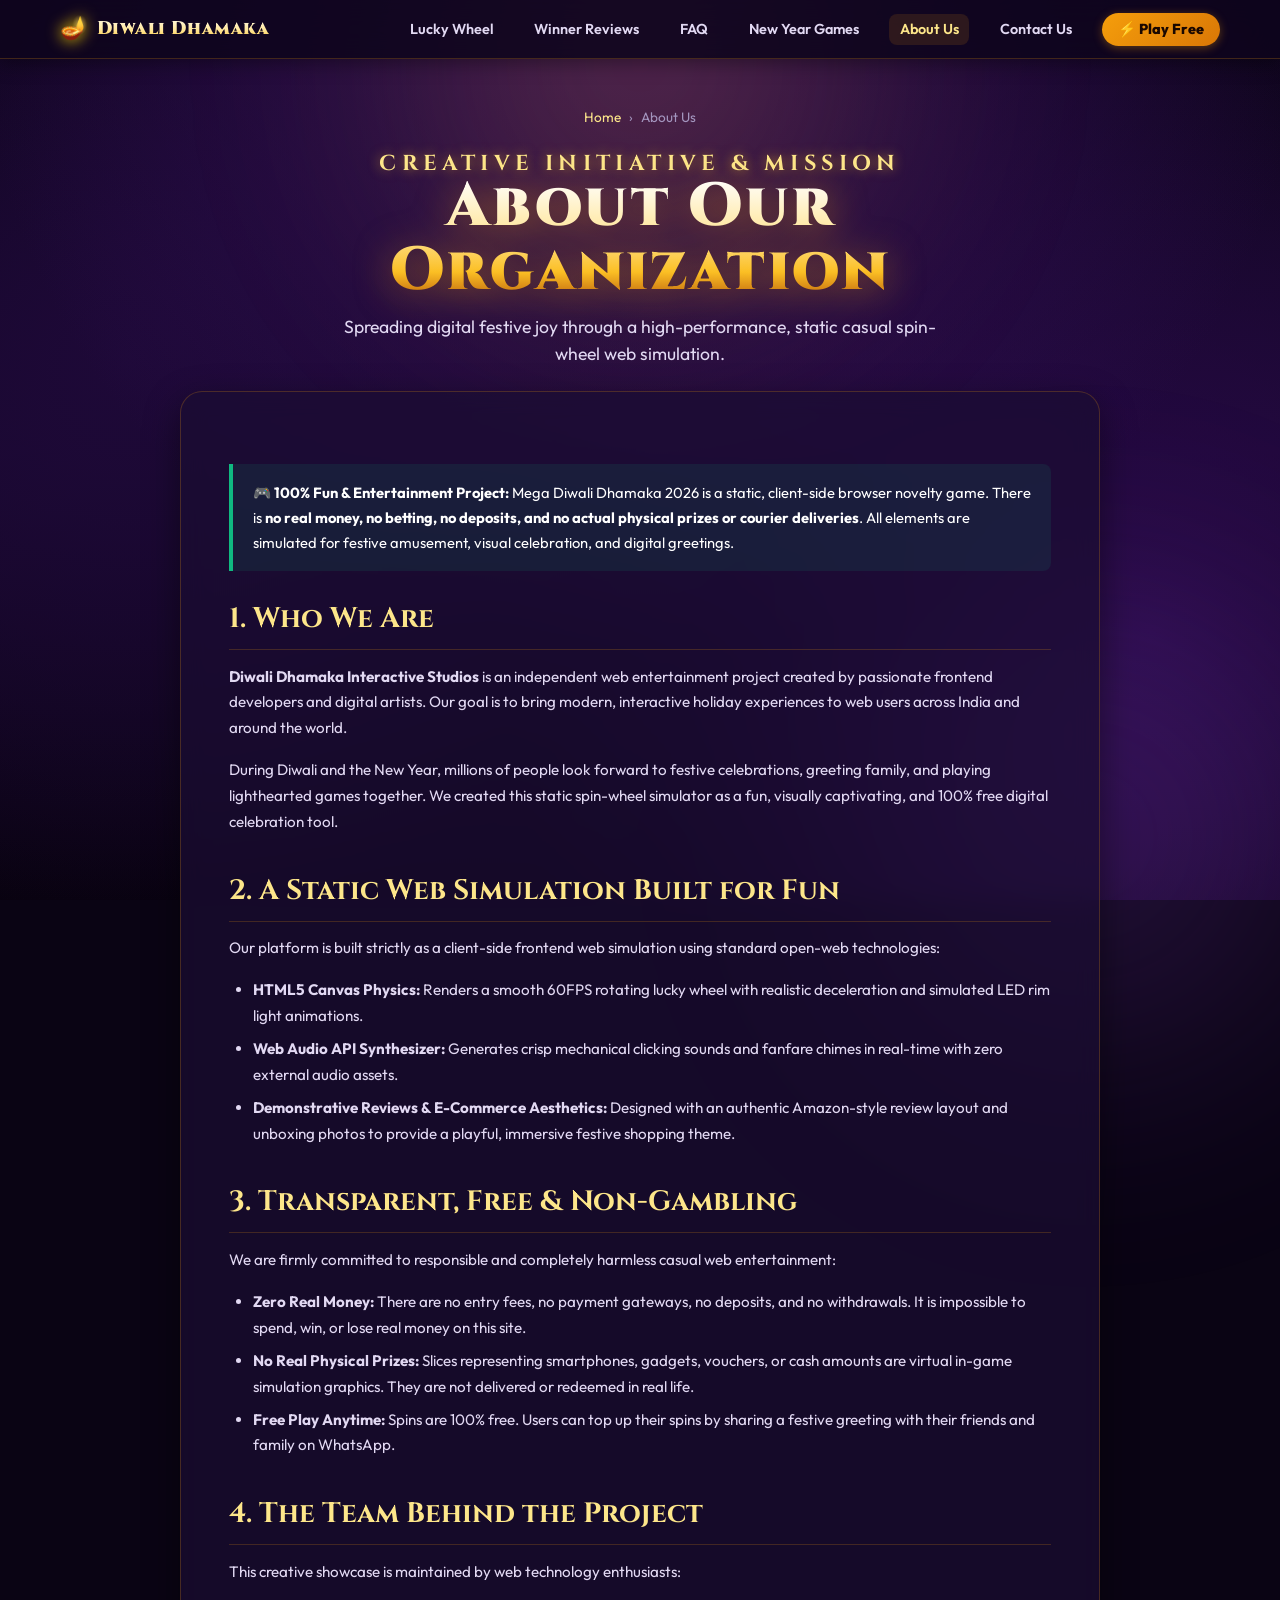
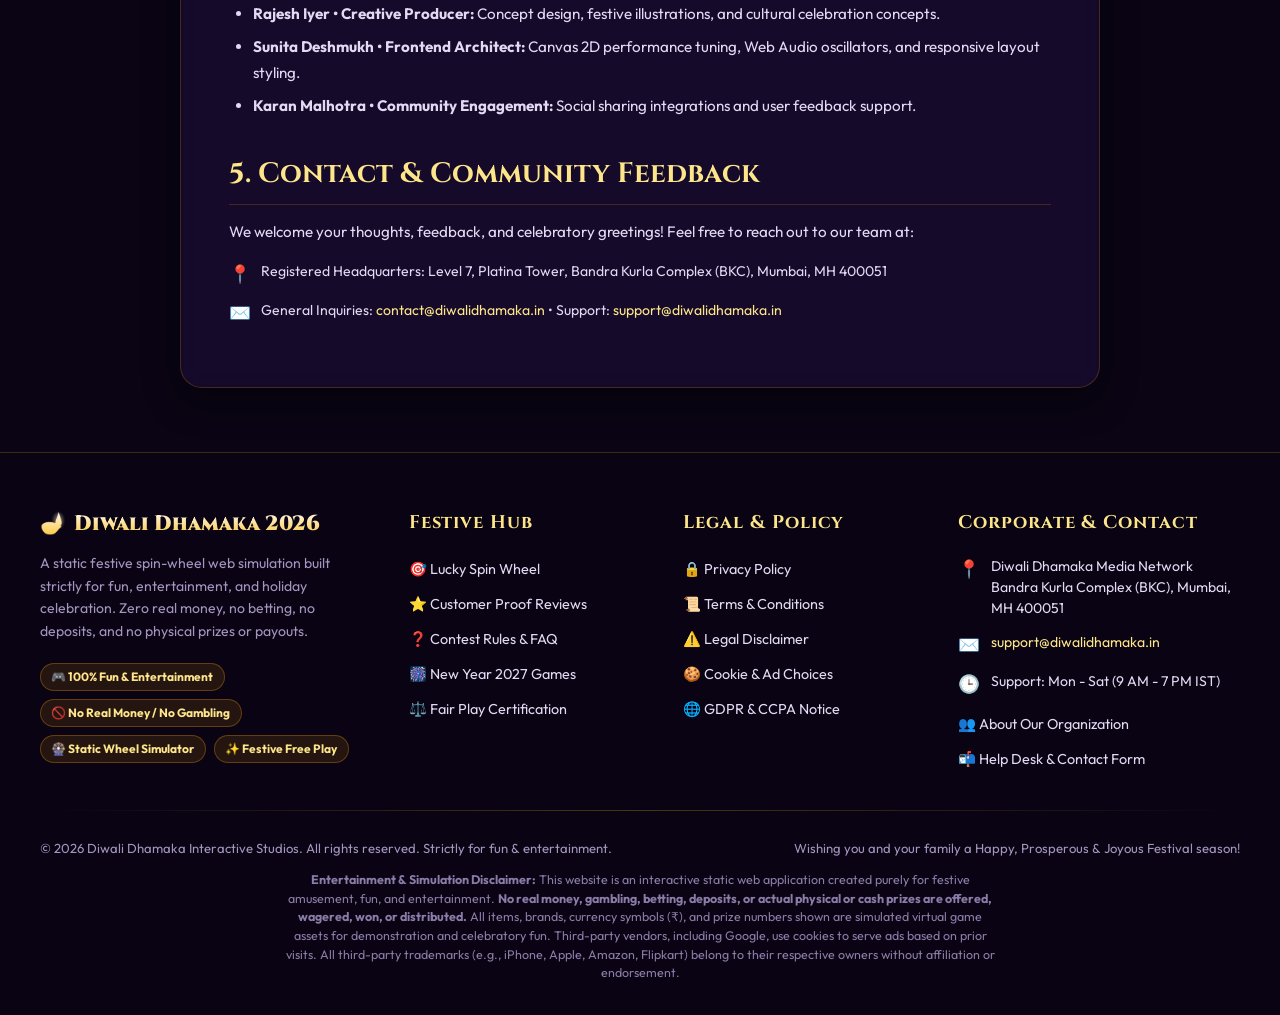
<file: about-us.html>
<!DOCTYPE html>
<html lang="en">
<head>
  <meta charset="UTF-8">
  <meta name="viewport" content="width=device-width, initial-scale=1.0, maximum-scale=5.0">
  <title>About Us - Mega Diwali Dhamaka 2026 &amp; Festive Gaming Studios</title>
  <meta name="description" content="Learn about Diwali Dhamaka Interactive Studios. Discover our static festive spin wheel web simulation, our team, and our entertainment mission.">
  <link rel="preconnect" href="https://fonts.googleapis.com">
  <link rel="preconnect" href="https://fonts.gstatic.com" crossorigin>
  <link href="https://fonts.googleapis.com/css2?family=Cinzel:wght@700;900&family=Outfit:wght@400;500;600;700;800;900&display=swap" rel="stylesheet">
  <link rel="stylesheet" href="styles.css">
</head>
<body>
  <!-- Ambient Background Sparkles & Glows -->
  <div class="ambient-glow glow-top"></div>
  <div class="ambient-glow glow-bottom"></div>
  <canvas id="ambient-canvas" class="ambient-canvas" aria-hidden="true"></canvas>

  <!-- Navigation Header -->
  <nav class="site-nav" aria-label="Main Navigation">
    <div class="nav-container">
      <a href="index.html" class="nav-brand">
        <span class="nav-brand-logo">🪔</span>
        <span class="nav-brand-text">Diwali Dhamaka</span>
      </a>

      <ul class="nav-links">
        <li><a href="index.html#wheel-section" class="nav-link">Lucky Wheel</a></li>
        <li><a href="index.html#reviews" class="nav-link">Winner Reviews</a></li>
        <li><a href="index.html#faq" class="nav-link">FAQ</a></li>
        <li><a href="index.html#upcoming-games" class="nav-link">New Year Games</a></li>
        <li><a href="about-us.html" class="nav-link active">About Us</a></li>
        <li><a href="contact-us.html" class="nav-link">Contact Us</a></li>
        <li><a href="index.html#wheel-section" class="nav-link nav-highlight-btn">⚡ Play Free</a></li>
      </ul>

      <button type="button" class="mobile-menu-toggle" id="mobile-menu-toggle" aria-label="Toggle navigation menu" aria-expanded="false">
        ☰
      </button>
    </div>

    <!-- Collapsible Mobile Drawer -->
    <div class="mobile-nav-drawer" id="mobile-nav-drawer">
      <ul class="mobile-nav-list">
        <li><a href="index.html#wheel-section">🎯 Lucky Wheel</a></li>
        <li><a href="index.html#reviews">⭐ Winner Reviews (Amazon Proof)</a></li>
        <li><a href="index.html#faq">❓ Contest Rules &amp; FAQ</a></li>
        <li><a href="index.html#upcoming-games">🎆 New Year 2027 Games</a></li>
        <li><a href="about-us.html">👥 About Us &amp; Organization</a></li>
        <li><a href="contact-us.html">📬 Contact Us &amp; Support</a></li>
        <li><a href="privacy-policy.html">🔒 Privacy Policy</a></li>
        <li><a href="terms.html">📜 Terms of Service</a></li>
        <li><a href="disclaimer.html">⚠️ Legal Disclaimer</a></li>
      </ul>
    </div>
  </nav>

  <!-- Page Header -->
  <header class="legal-page-header">
    <div class="header-container">
      <nav class="breadcrumb-nav" aria-label="Breadcrumb">
        <a href="index.html">Home</a>
        <span>&rsaquo;</span>
        <span aria-current="page">About Us</span>
      </nav>
      <h1 class="main-title">
        <span class="title-sub">CREATIVE INITIATIVE &amp; MISSION</span>
        <span class="title-main">About Our Organization</span>
      </h1>
      <p class="subtitle">Spreading digital festive joy through a high-performance, static casual spin-wheel web simulation.</p>
    </div>
  </header>

  <!-- Main Legal Content -->
  <main class="legal-main-container">
    <article class="legal-card">
      <div class="legal-callout alert-green">
        <strong>🎮 100% Fun &amp; Entertainment Project:</strong> Mega Diwali Dhamaka 2026 is a static, client-side browser novelty game. There is <strong>no real money, no betting, no deposits, and no actual physical prizes or courier deliveries</strong>. All elements are simulated for festive amusement, visual celebration, and digital greetings.
      </div>

      <h2>1. Who We Are</h2>
      <p>
        <strong>Diwali Dhamaka Interactive Studios</strong> is an independent web entertainment project created by passionate frontend developers and digital artists. Our goal is to bring modern, interactive holiday experiences to web users across India and around the world.
      </p>
      <p>
        During Diwali and the New Year, millions of people look forward to festive celebrations, greeting family, and playing lighthearted games together. We created this static spin-wheel simulator as a fun, visually captivating, and 100% free digital celebration tool.
      </p>

      <h2>2. A Static Web Simulation Built for Fun</h2>
      <p>
        Our platform is built strictly as a client-side frontend web simulation using standard open-web technologies:
      </p>
      <ul>
        <li><strong>HTML5 Canvas Physics:</strong> Renders a smooth 60FPS rotating lucky wheel with realistic deceleration and simulated LED rim light animations.</li>
        <li><strong>Web Audio API Synthesizer:</strong> Generates crisp mechanical clicking sounds and fanfare chimes in real-time with zero external audio assets.</li>
        <li><strong>Demonstrative Reviews &amp; E-Commerce Aesthetics:</strong> Designed with an authentic Amazon-style review layout and unboxing photos to provide a playful, immersive festive shopping theme.</li>
      </ul>

      <h2 id="fair-play">3. Transparent, Free &amp; Non-Gambling</h2>
      <p>
        We are firmly committed to responsible and completely harmless casual web entertainment:
      </p>
      <ul>
        <li><strong>Zero Real Money:</strong> There are no entry fees, no payment gateways, no deposits, and no withdrawals. It is impossible to spend, win, or lose real money on this site.</li>
        <li><strong>No Real Physical Prizes:</strong> Slices representing smartphones, gadgets, vouchers, or cash amounts are virtual in-game simulation graphics. They are not delivered or redeemed in real life.</li>
        <li><strong>Free Play Anytime:</strong> Spins are 100% free. Users can top up their spins by sharing a festive greeting with their friends and family on WhatsApp.</li>
      </ul>

      <h2>4. The Team Behind the Project</h2>
      <p>This creative showcase is maintained by web technology enthusiasts:</p>
      <ul>
        <li><strong>Rajesh Iyer &bull; Creative Producer:</strong> Concept design, festive illustrations, and cultural celebration concepts.</li>
        <li><strong>Sunita Deshmukh &bull; Frontend Architect:</strong> Canvas 2D performance tuning, Web Audio oscillators, and responsive layout styling.</li>
        <li><strong>Karan Malhotra &bull; Community Engagement:</strong> Social sharing integrations and user feedback support.</li>
      </ul>

      <h2>5. Contact &amp; Community Feedback</h2>
      <p>
        We welcome your thoughts, feedback, and celebratory greetings! Feel free to reach out to our team at:
      </p>
      <div class="footer-contact-item" style="margin-top: 1rem;">
        <span class="contact-icon">📍</span>
        <span>Registered Headquarters: Level 7, Platina Tower, Bandra Kurla Complex (BKC), Mumbai, MH 400051</span>
      </div>
      <div class="footer-contact-item">
        <span class="contact-icon">✉️</span>
        <span>General Inquiries: <a href="mailto:contact@diwalidhamaka.in">contact@diwalidhamaka.in</a> &bull; Support: <a href="mailto:support@diwalidhamaka.in">support@diwalidhamaka.in</a></span>
      </div>
    </article>
  </main>

  <!-- Footer (4-Column Professional AdSense Layout) -->
  <footer class="site-footer">
    <div class="footer-container">
      <div class="footer-grid">
        <div class="footer-col">
          <div class="footer-brand-title">
            <span aria-hidden="true">🪔</span>
            <span>Diwali Dhamaka 2026</span>
          </div>
          <p class="footer-about-text">
            A static festive spin-wheel web simulation built strictly for fun, entertainment, and holiday celebration. Zero real money, no betting, no deposits, and no physical prizes or payouts.
          </p>
          <div class="footer-trust-badges">
            <span class="trust-badge-pill">🎮 100% Fun &amp; Entertainment</span>
            <span class="trust-badge-pill">🚫 No Real Money / No Gambling</span>
            <span class="trust-badge-pill">🎡 Static Wheel Simulator</span>
            <span class="trust-badge-pill">✨ Festive Free Play</span>
          </div>
        </div>

        <div class="footer-col">
          <h4>Festive Hub</h4>
          <ul class="footer-links-list">
            <li><a href="index.html#wheel-section">🎯 Lucky Spin Wheel</a></li>
            <li><a href="index.html#reviews">⭐ Customer Proof Reviews</a></li>
            <li><a href="index.html#faq">❓ Contest Rules &amp; FAQ</a></li>
            <li><a href="index.html#upcoming-games">🎆 New Year 2027 Games</a></li>
            <li><a href="about-us.html#fair-play">⚖️ Fair Play Certification</a></li>
          </ul>
        </div>

        <div class="footer-col">
          <h4>Legal &amp; Policy</h4>
          <ul class="footer-links-list">
            <li><a href="privacy-policy.html">🔒 Privacy Policy</a></li>
            <li><a href="terms.html">📜 Terms &amp; Conditions</a></li>
            <li><a href="disclaimer.html">⚠️ Legal Disclaimer</a></li>
            <li><a href="privacy-policy.html#adsense-cookies">🍪 Cookie &amp; Ad Choices</a></li>
            <li><a href="privacy-policy.html#gdpr-ccpa">🌐 GDPR &amp; CCPA Notice</a></li>
          </ul>
        </div>

        <div class="footer-col">
          <h4>Corporate &amp; Contact</h4>
          <div class="footer-contact-item">
            <span class="contact-icon">📍</span>
            <span>Diwali Dhamaka Media Network<br>Bandra Kurla Complex (BKC), Mumbai, MH 400051</span>
          </div>
          <div class="footer-contact-item">
            <span class="contact-icon">✉️</span>
            <span><a href="mailto:support@diwalidhamaka.in">support@diwalidhamaka.in</a></span>
          </div>
          <div class="footer-contact-item">
            <span class="contact-icon">🕒</span>
            <span>Support: Mon - Sat (9 AM - 7 PM IST)</span>
          </div>
          <ul class="footer-links-list" style="margin-top: 0.5rem;">
            <li><a href="about-us.html">👥 About Our Organization</a></li>
            <li><a href="contact-us.html">📬 Help Desk &amp; Contact Form</a></li>
          </ul>
        </div>
      </div>

      <div class="footer-divider"></div>

      <div class="footer-bottom-row">
        <p>&copy; 2026 Diwali Dhamaka Interactive Studios. All rights reserved. Strictly for fun &amp; entertainment.</p>
        <p class="festive-wish">Wishing you and your family a Happy, Prosperous &amp; Joyous Festival season!</p>
      </div>

      <p class="footer-adsense-disclosure">
        <strong>Entertainment &amp; Simulation Disclaimer:</strong> This website is an interactive static web application created purely for festive amusement, fun, and entertainment. <strong>No real money, gambling, betting, deposits, or actual physical or cash prizes are offered, wagered, won, or distributed.</strong> All items, brands, currency symbols (₹), and prize numbers shown are simulated virtual game assets for demonstration and celebratory fun. Third-party vendors, including Google, use cookies to serve ads based on prior visits. All third-party trademarks (e.g., iPhone, Apple, Amazon, Flipkart) belong to their respective owners without affiliation or endorsement.
      </p>
    </div>
  </footer>

  <script src="script.js"></script>
</body>
</html>
</file>
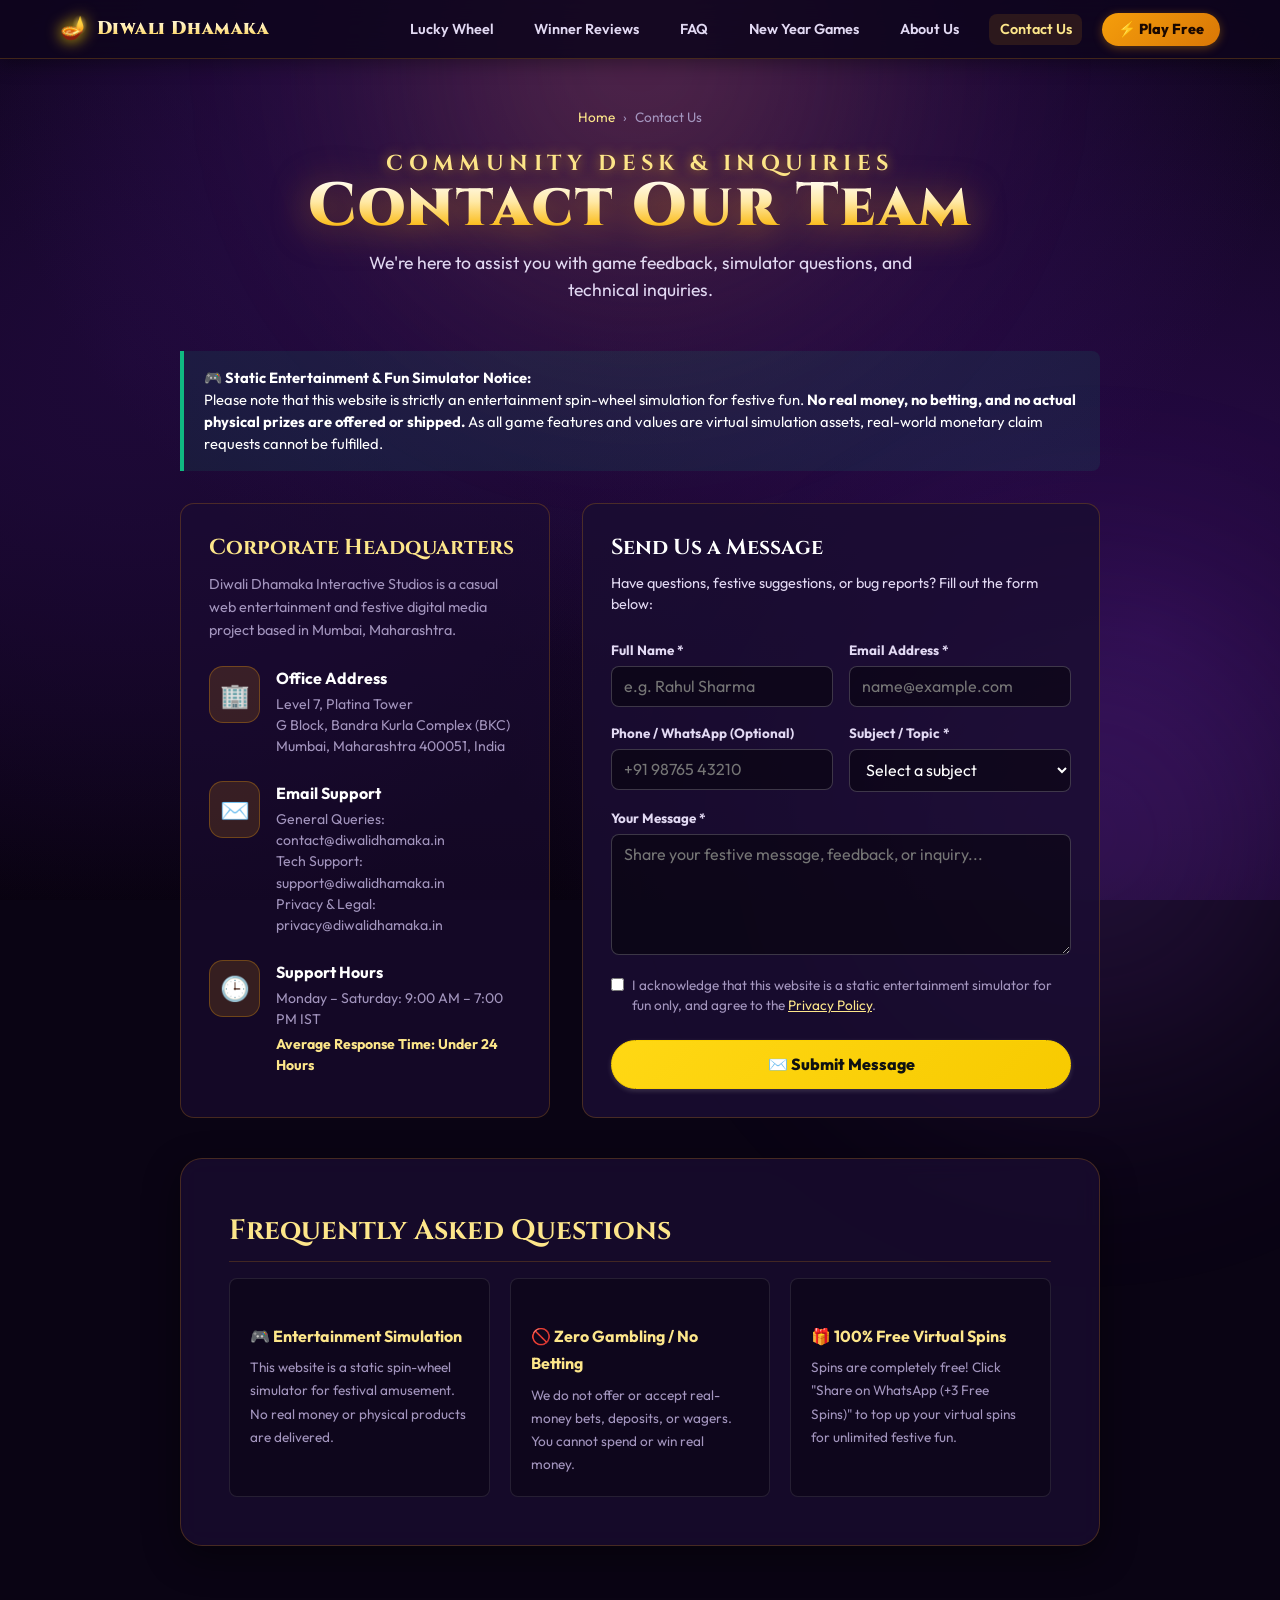
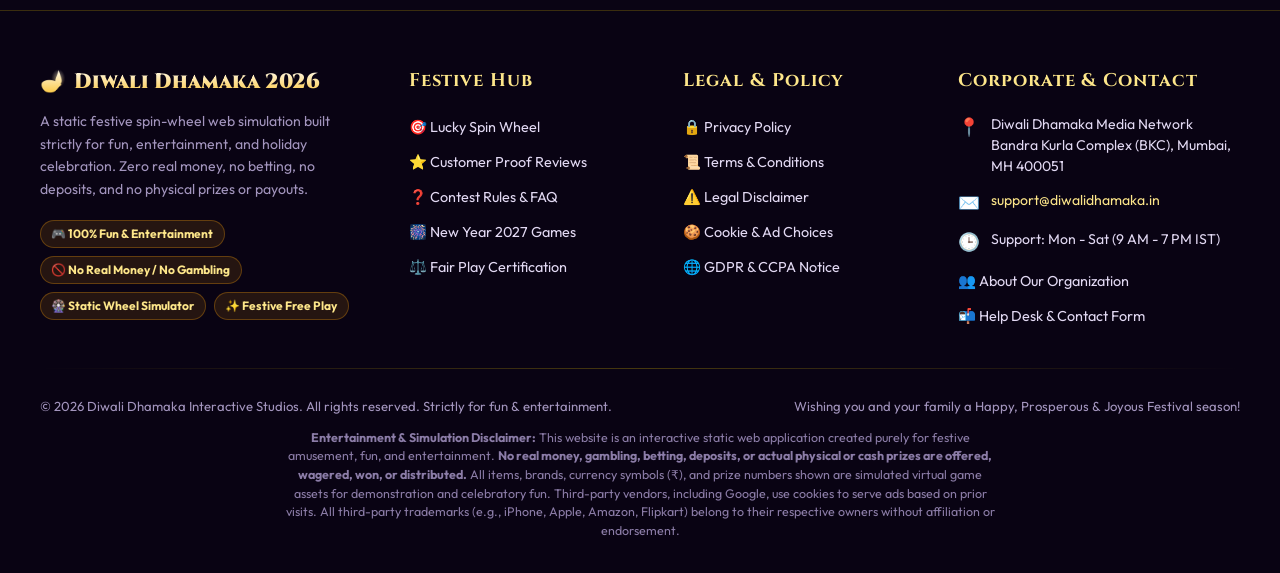
<file: contact-us.html>
<!DOCTYPE html>
<html lang="en">
<head>
  <meta charset="UTF-8">
  <meta name="viewport" content="width=device-width, initial-scale=1.0, maximum-scale=5.0">
  <title>Contact Us - Mega Diwali Dhamaka 2026 Help Desk &amp; Support</title>
  <meta name="description" content="Contact the Diwali Dhamaka team. Static festive spin wheel simulator for entertainment and fun only. Feedback, technical questions, and inquiries.">
  <link rel="preconnect" href="https://fonts.googleapis.com">
  <link rel="preconnect" href="https://fonts.gstatic.com" crossorigin>
  <link href="https://fonts.googleapis.com/css2?family=Cinzel:wght@700;900&family=Outfit:wght@400;500;600;700;800;900&display=swap" rel="stylesheet">
  <link rel="stylesheet" href="styles.css">
</head>
<body>
  <!-- Ambient Background Sparkles & Glows -->
  <div class="ambient-glow glow-top"></div>
  <div class="ambient-glow glow-bottom"></div>
  <canvas id="ambient-canvas" class="ambient-canvas" aria-hidden="true"></canvas>

  <!-- Navigation Header -->
  <nav class="site-nav" aria-label="Main Navigation">
    <div class="nav-container">
      <a href="index.html" class="nav-brand">
        <span class="nav-brand-logo">🪔</span>
        <span class="nav-brand-text">Diwali Dhamaka</span>
      </a>

      <ul class="nav-links">
        <li><a href="index.html#wheel-section" class="nav-link">Lucky Wheel</a></li>
        <li><a href="index.html#reviews" class="nav-link">Winner Reviews</a></li>
        <li><a href="index.html#faq" class="nav-link">FAQ</a></li>
        <li><a href="index.html#upcoming-games" class="nav-link">New Year Games</a></li>
        <li><a href="about-us.html" class="nav-link">About Us</a></li>
        <li><a href="contact-us.html" class="nav-link active">Contact Us</a></li>
        <li><a href="index.html#wheel-section" class="nav-link nav-highlight-btn">⚡ Play Free</a></li>
      </ul>

      <button type="button" class="mobile-menu-toggle" id="mobile-menu-toggle" aria-label="Toggle navigation menu" aria-expanded="false">
        ☰
      </button>
    </div>

    <!-- Collapsible Mobile Drawer -->
    <div class="mobile-nav-drawer" id="mobile-nav-drawer">
      <ul class="mobile-nav-list">
        <li><a href="index.html#wheel-section">🎯 Lucky Wheel</a></li>
        <li><a href="index.html#reviews">⭐ Winner Reviews (Amazon Proof)</a></li>
        <li><a href="index.html#faq">❓ Contest Rules &amp; FAQ</a></li>
        <li><a href="index.html#upcoming-games">🎆 New Year 2027 Games</a></li>
        <li><a href="about-us.html">👥 About Us &amp; Organization</a></li>
        <li><a href="contact-us.html">📬 Contact Us &amp; Support</a></li>
        <li><a href="privacy-policy.html">🔒 Privacy Policy</a></li>
        <li><a href="terms.html">📜 Terms of Service</a></li>
        <li><a href="disclaimer.html">⚠️ Legal Disclaimer</a></li>
      </ul>
    </div>
  </nav>

  <!-- Page Header -->
  <header class="legal-page-header">
    <div class="header-container">
      <nav class="breadcrumb-nav" aria-label="Breadcrumb">
        <a href="index.html">Home</a>
        <span>&rsaquo;</span>
        <span aria-current="page">Contact Us</span>
      </nav>
      <h1 class="main-title">
        <span class="title-sub">COMMUNITY DESK &amp; INQUIRIES</span>
        <span class="title-main">Contact Our Team</span>
      </h1>
      <p class="subtitle">We're here to assist you with game feedback, simulator questions, and technical inquiries.</p>
    </div>
  </header>

  <!-- Main Legal Content -->
  <main class="legal-main-container">
    <!-- Notice Banner -->
    <div class="legal-callout alert-green" style="margin-bottom: 2rem;">
      <strong>🎮 Static Entertainment &amp; Fun Simulator Notice:</strong><br>
      Please note that this website is strictly an entertainment spin-wheel simulation for festive fun. <strong>No real money, no betting, and no actual physical prizes are offered or shipped.</strong> As all game features and values are virtual simulation assets, real-world monetary claim requests cannot be fulfilled.
    </div>

    <div class="contact-layout">
      <!-- Left Column: Official Contact Details -->
      <aside class="contact-info-panel">
        <div>
          <h2 style="font-family: var(--font-display); font-size: 1.35rem; color: var(--gold-300); margin-bottom: 0.5rem;">Corporate Headquarters</h2>
          <p style="font-size: 0.9rem; color: var(--text-muted); line-height: 1.6;">
            Diwali Dhamaka Interactive Studios is a casual web entertainment and festive digital media project based in Mumbai, Maharashtra.
          </p>
        </div>

        <div class="contact-method-card">
          <div class="method-icon" aria-hidden="true">🏢</div>
          <div class="method-details">
            <h4>Office Address</h4>
            <p>Level 7, Platina Tower<br>G Block, Bandra Kurla Complex (BKC)<br>Mumbai, Maharashtra 400051, India</p>
          </div>
        </div>

        <div class="contact-method-card">
          <div class="method-icon" aria-hidden="true">✉️</div>
          <div class="method-details">
            <h4>Email Support</h4>
            <p>General Queries: <a href="mailto:contact@diwalidhamaka.in">contact@diwalidhamaka.in</a></p>
            <p>Tech Support: <a href="mailto:support@diwalidhamaka.in">support@diwalidhamaka.in</a></p>
            <p>Privacy &amp; Legal: <a href="mailto:privacy@diwalidhamaka.in">privacy@diwalidhamaka.in</a></p>
          </div>
        </div>

        <div class="contact-method-card">
          <div class="method-icon" aria-hidden="true">🕒</div>
          <div class="method-details">
            <h4>Support Hours</h4>
            <p>Monday &ndash; Saturday: 9:00 AM &ndash; 7:00 PM IST</p>
            <p style="color: var(--gold-300); font-weight: 700; margin-top: 0.25rem;">Average Response Time: Under 24 Hours</p>
          </div>
        </div>
      </aside>

      <!-- Right Column: Interactive Contact Form -->
      <section class="contact-form-panel">
        <h2 style="font-family: var(--font-display); font-size: 1.35rem; color: #fff; margin-bottom: 0.5rem;">Send Us a Message</h2>
        <p style="font-size: 0.9rem; color: var(--text-secondary); margin-bottom: 1.5rem;">Have questions, festive suggestions, or bug reports? Fill out the form below:</p>

        <form id="site-contact-form">
          <div class="contact-form-row">
            <div class="form-group">
              <label for="contact-name" class="form-label">Full Name *</label>
              <input type="text" id="contact-name" class="form-input" placeholder="e.g. Rahul Sharma" required>
            </div>
            <div class="form-group">
              <label for="contact-email" class="form-label">Email Address *</label>
              <input type="email" id="contact-email" class="form-input" placeholder="name@example.com" required>
            </div>
          </div>

          <div class="contact-form-row">
            <div class="form-group">
              <label for="contact-phone" class="form-label">Phone / WhatsApp (Optional)</label>
              <input type="tel" id="contact-phone" class="form-input" placeholder="+91 98765 43210">
            </div>
            <div class="form-group">
              <label for="contact-subject" class="form-label">Subject / Topic *</label>
              <select id="contact-subject" class="form-input" required style="cursor: pointer;">
                <option value="" disabled selected>Select a subject</option>
                <option value="feedback">Festive Feedback &amp; Suggestions</option>
                <option value="newyear">New Year 2027 Games Inquiry</option>
                <option value="bug">Technical Bug / Simulator Report</option>
                <option value="partnership">Business &amp; Advertising Partnership</option>
              </select>
            </div>
          </div>

          <div class="form-group" style="margin-bottom: 1.25rem;">
            <label for="contact-message" class="form-label">Your Message *</label>
            <textarea id="contact-message" class="form-textarea" rows="5" placeholder="Share your festive message, feedback, or inquiry..." required></textarea>
          </div>

          <div class="form-group" style="margin-bottom: 1.5rem;">
            <label style="display: flex; align-items: flex-start; gap: 0.5rem; font-size: 0.85rem; color: var(--text-muted); cursor: pointer;">
              <input type="checkbox" required style="margin-top: 3px; accent-color: var(--gold-400);">
              <span>I acknowledge that this website is a static entertainment simulator for fun only, and agree to the <a href="privacy-policy.html" target="_blank" style="color: var(--gold-300);">Privacy Policy</a>.</span>
            </label>
          </div>

          <button type="submit" class="amazon-submit-review-btn" style="padding: 0.85rem 1.5rem; font-size: 1rem; width: 100%; border-radius: var(--radius-full); cursor: pointer;">
            ✉️ Submit Message
          </button>
        </form>

        <div id="contact-form-response" class="legal-callout alert-green" hidden style="margin-top: 1.25rem;">
          <strong>Message Received!</strong> Thank you for contacting Diwali Dhamaka Support. Our team will review your feedback within 24 hours.
        </div>
      </section>
    </div>

    <!-- Quick Help Strip -->
    <div class="legal-card" style="margin-top: 2.5rem;">
      <h2>Frequently Asked Questions</h2>
      <div style="display: grid; grid-template-columns: repeat(auto-fit, minmax(260px, 1fr)); gap: 1.25rem; margin-top: 1rem;">
        <div style="background: rgba(0,0,0,0.3); padding: 1.25rem; border-radius: var(--radius-sm); border: 1px solid rgba(255,255,255,0.1);">
          <h3 style="color: var(--gold-300); font-size: 1rem; margin-bottom: 0.4rem;">🎮 Entertainment Simulation</h3>
          <p style="font-size: 0.85rem; color: var(--text-muted); margin: 0;">This website is a static spin-wheel simulator for festival amusement. No real money or physical products are delivered.</p>
        </div>
        <div style="background: rgba(0,0,0,0.3); padding: 1.25rem; border-radius: var(--radius-sm); border: 1px solid rgba(255,255,255,0.1);">
          <h3 style="color: var(--gold-300); font-size: 1rem; margin-bottom: 0.4rem;">🚫 Zero Gambling / No Betting</h3>
          <p style="font-size: 0.85rem; color: var(--text-muted); margin: 0;">We do not offer or accept real-money bets, deposits, or wagers. You cannot spend or win real money.</p>
        </div>
        <div style="background: rgba(0,0,0,0.3); padding: 1.25rem; border-radius: var(--radius-sm); border: 1px solid rgba(255,255,255,0.1);">
          <h3 style="color: var(--gold-300); font-size: 1rem; margin-bottom: 0.4rem;">🎁 100% Free Virtual Spins</h3>
          <p style="font-size: 0.85rem; color: var(--text-muted); margin: 0;">Spins are completely free! Click "Share on WhatsApp (+3 Free Spins)" to top up your virtual spins for unlimited festive fun.</p>
        </div>
      </div>
    </div>
  </main>

  <!-- Footer (4-Column Professional AdSense Layout) -->
  <footer class="site-footer">
    <div class="footer-container">
      <div class="footer-grid">
        <div class="footer-col">
          <div class="footer-brand-title">
            <span aria-hidden="true">🪔</span>
            <span>Diwali Dhamaka 2026</span>
          </div>
          <p class="footer-about-text">
            A static festive spin-wheel web simulation built strictly for fun, entertainment, and holiday celebration. Zero real money, no betting, no deposits, and no physical prizes or payouts.
          </p>
          <div class="footer-trust-badges">
            <span class="trust-badge-pill">🎮 100% Fun &amp; Entertainment</span>
            <span class="trust-badge-pill">🚫 No Real Money / No Gambling</span>
            <span class="trust-badge-pill">🎡 Static Wheel Simulator</span>
            <span class="trust-badge-pill">✨ Festive Free Play</span>
          </div>
        </div>

        <div class="footer-col">
          <h4>Festive Hub</h4>
          <ul class="footer-links-list">
            <li><a href="index.html#wheel-section">🎯 Lucky Spin Wheel</a></li>
            <li><a href="index.html#reviews">⭐ Customer Proof Reviews</a></li>
            <li><a href="index.html#faq">❓ Contest Rules &amp; FAQ</a></li>
            <li><a href="index.html#upcoming-games">🎆 New Year 2027 Games</a></li>
            <li><a href="about-us.html#fair-play">⚖️ Fair Play Certification</a></li>
          </ul>
        </div>

        <div class="footer-col">
          <h4>Legal &amp; Policy</h4>
          <ul class="footer-links-list">
            <li><a href="privacy-policy.html">🔒 Privacy Policy</a></li>
            <li><a href="terms.html">📜 Terms &amp; Conditions</a></li>
            <li><a href="disclaimer.html">⚠️ Legal Disclaimer</a></li>
            <li><a href="privacy-policy.html#adsense-cookies">🍪 Cookie &amp; Ad Choices</a></li>
            <li><a href="privacy-policy.html#gdpr-ccpa">🌐 GDPR &amp; CCPA Notice</a></li>
          </ul>
        </div>

        <div class="footer-col">
          <h4>Corporate &amp; Contact</h4>
          <div class="footer-contact-item">
            <span class="contact-icon">📍</span>
            <span>Diwali Dhamaka Media Network<br>Bandra Kurla Complex (BKC), Mumbai, MH 400051</span>
          </div>
          <div class="footer-contact-item">
            <span class="contact-icon">✉️</span>
            <span><a href="mailto:support@diwalidhamaka.in">support@diwalidhamaka.in</a></span>
          </div>
          <div class="footer-contact-item">
            <span class="contact-icon">🕒</span>
            <span>Support: Mon - Sat (9 AM - 7 PM IST)</span>
          </div>
          <ul class="footer-links-list" style="margin-top: 0.5rem;">
            <li><a href="about-us.html">👥 About Our Organization</a></li>
            <li><a href="contact-us.html">📬 Help Desk &amp; Contact Form</a></li>
          </ul>
        </div>
      </div>

      <div class="footer-divider"></div>

      <div class="footer-bottom-row">
        <p>&copy; 2026 Diwali Dhamaka Interactive Studios. All rights reserved. Strictly for fun &amp; entertainment.</p>
        <p class="festive-wish">Wishing you and your family a Happy, Prosperous &amp; Joyous Festival season!</p>
      </div>

      <p class="footer-adsense-disclosure">
        <strong>Entertainment &amp; Simulation Disclaimer:</strong> This website is an interactive static web application created purely for festive amusement, fun, and entertainment. <strong>No real money, gambling, betting, deposits, or actual physical or cash prizes are offered, wagered, won, or distributed.</strong> All items, brands, currency symbols (₹), and prize numbers shown are simulated virtual game assets for demonstration and celebratory fun. Third-party vendors, including Google, use cookies to serve ads based on prior visits. All third-party trademarks (e.g., iPhone, Apple, Amazon, Flipkart) belong to their respective owners without affiliation or endorsement.
      </p>
    </div>
  </footer>

  <script src="script.js"></script>
</body>
</html>
</file>
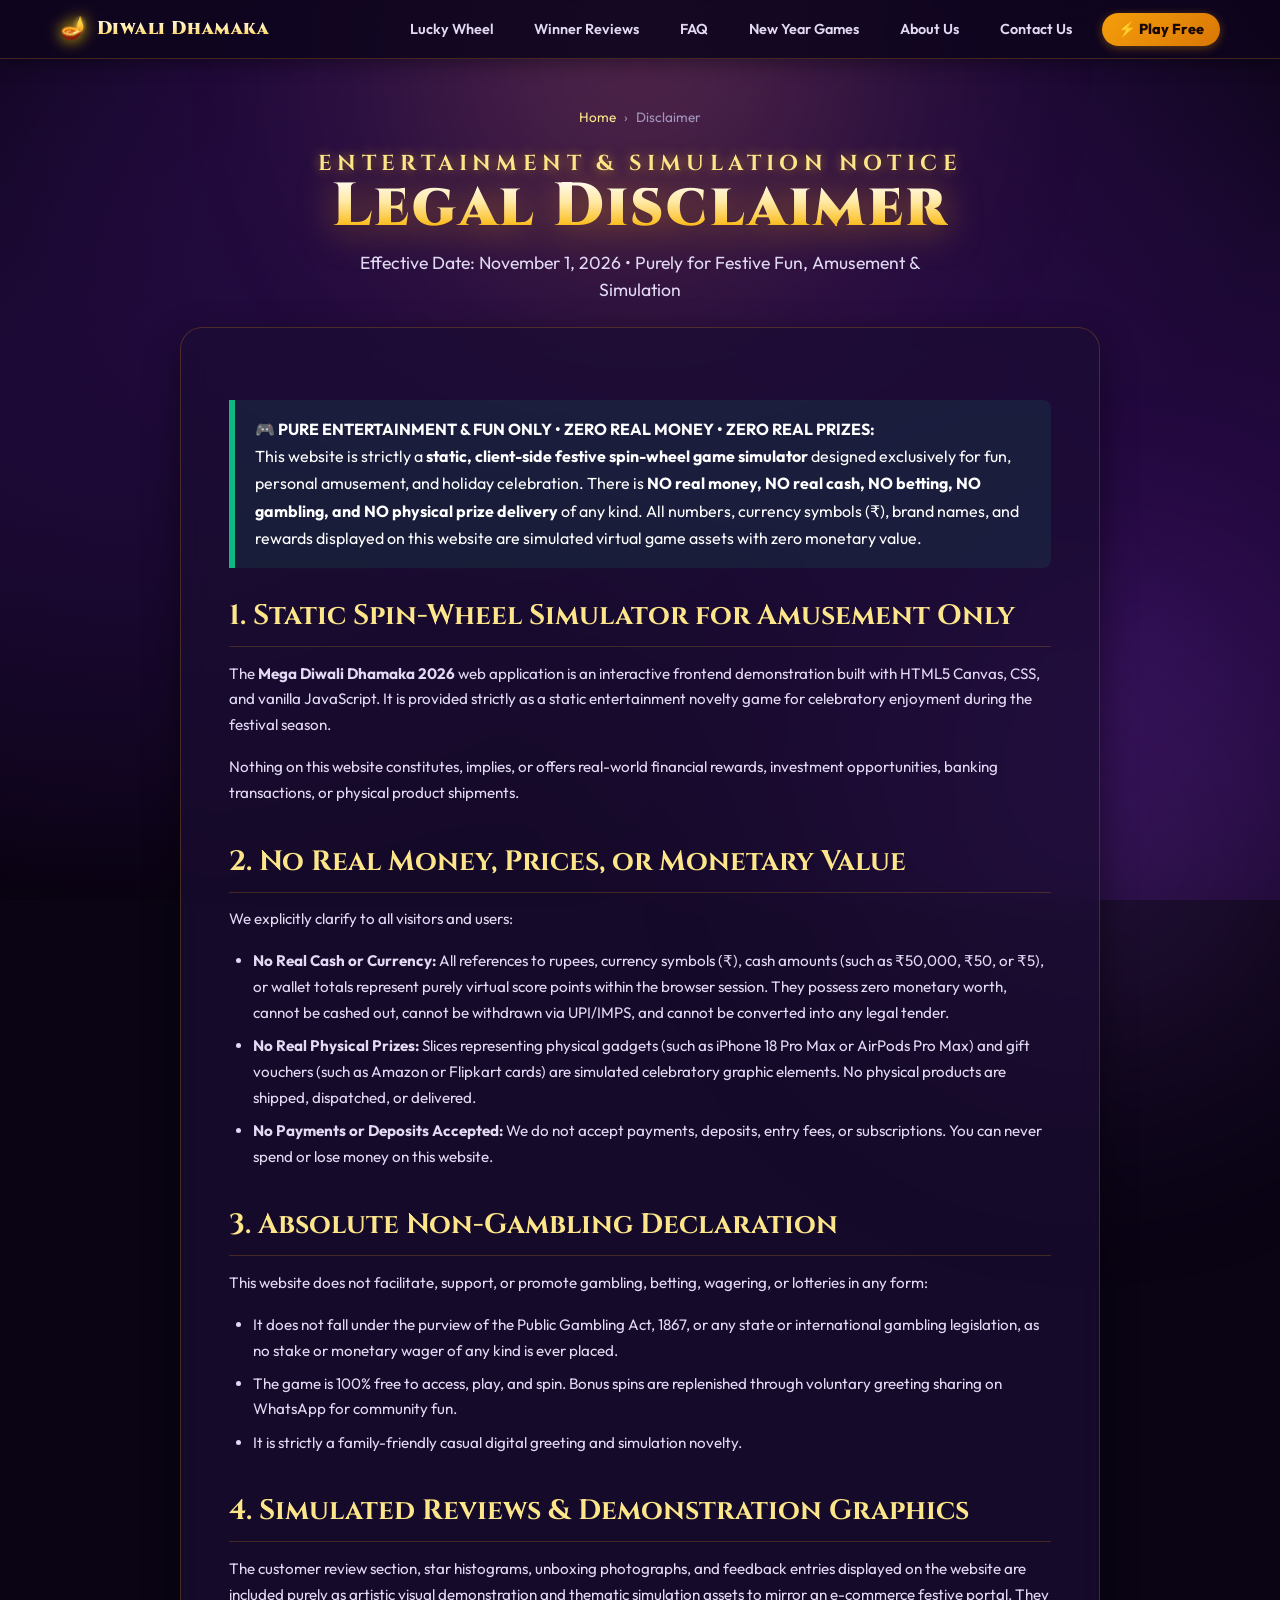
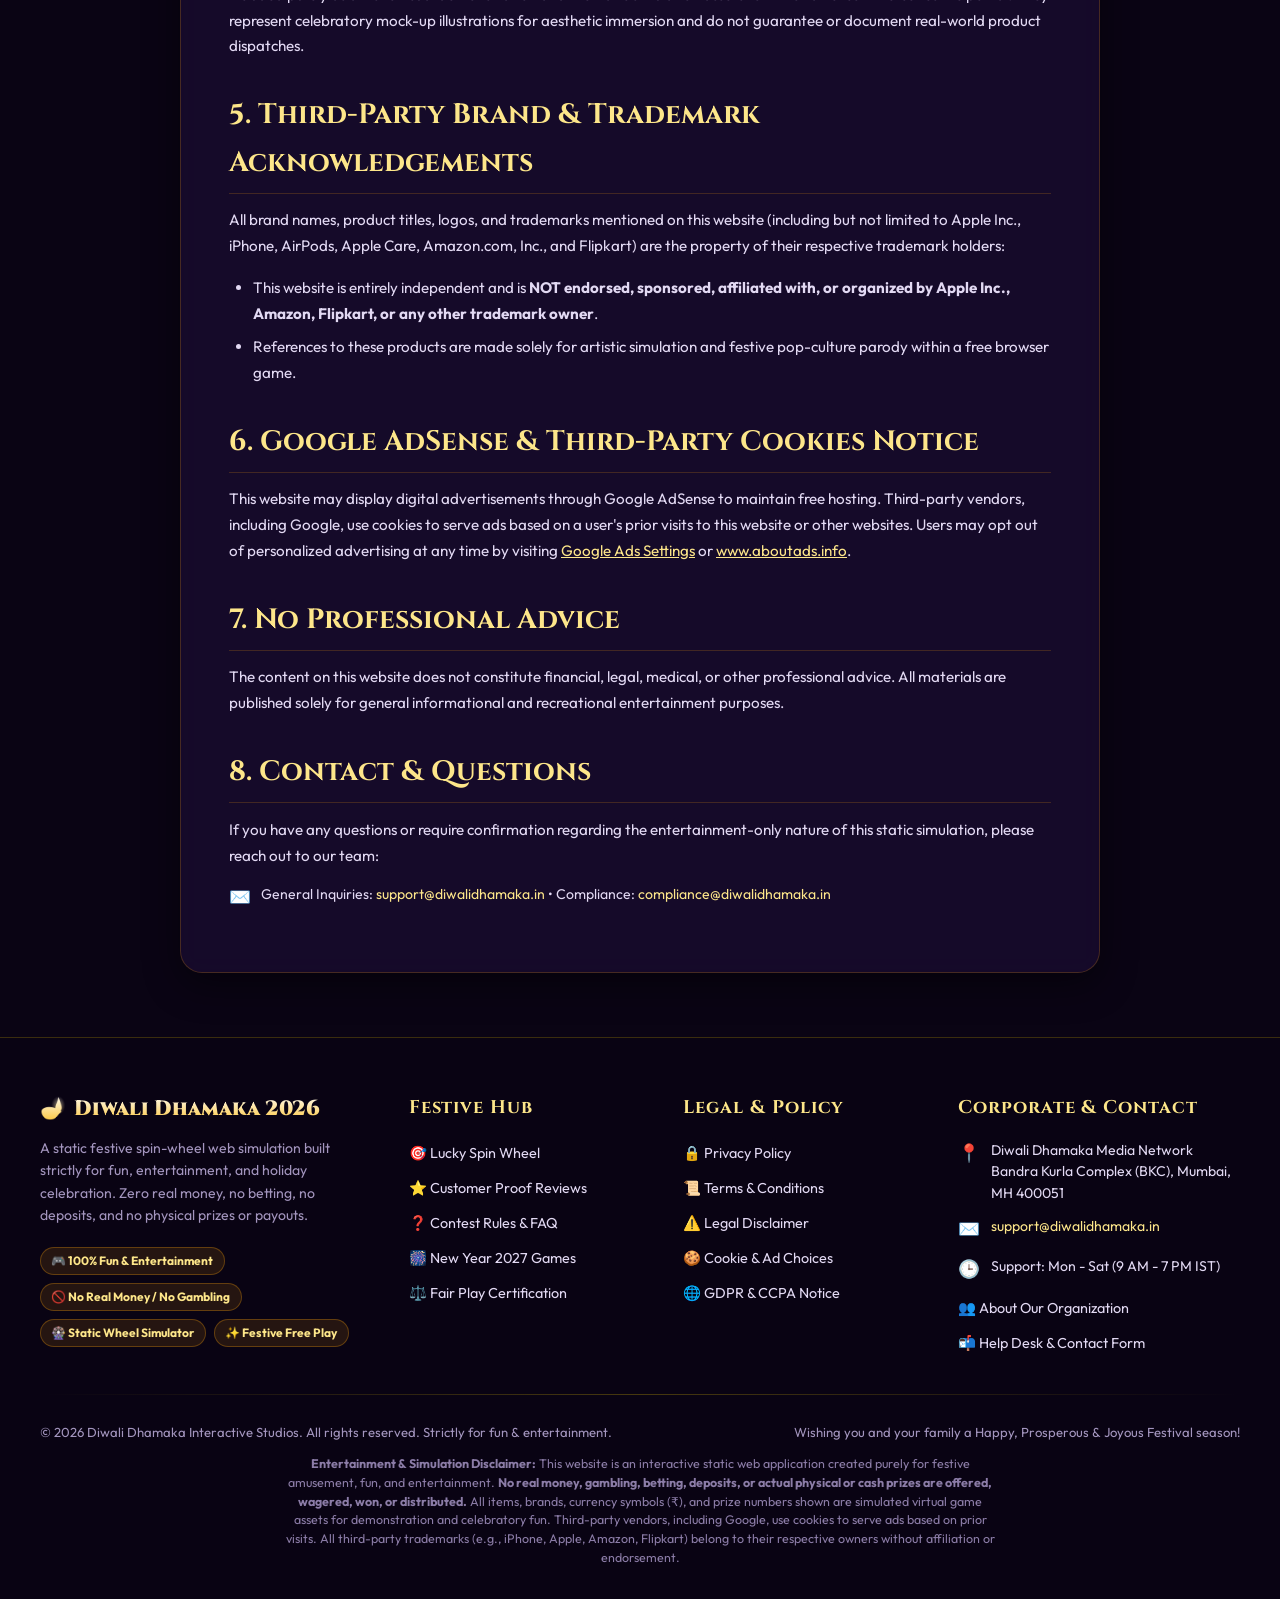
<file: disclaimer.html>
<!DOCTYPE html>
<html lang="en">
<head>
  <meta charset="UTF-8">
  <meta name="viewport" content="width=device-width, initial-scale=1.0, maximum-scale=5.0">
  <title>Disclaimer - Mega Diwali Dhamaka 2026 &amp; Festive Gaming Hub</title>
  <meta name="description" content="Official Entertainment Disclaimer for Mega Diwali Dhamaka 2026. Static festive spin wheel simulator for fun and amusement only. Zero real money, zero real prizes, and zero gambling.">
  <link rel="preconnect" href="https://fonts.googleapis.com">
  <link rel="preconnect" href="https://fonts.gstatic.com" crossorigin>
  <link href="https://fonts.googleapis.com/css2?family=Cinzel:wght@700;900&family=Outfit:wght@400;500;600;700;800;900&display=swap" rel="stylesheet">
  <link rel="stylesheet" href="styles.css">
</head>
<body>
  <!-- Ambient Background Sparkles & Glows -->
  <div class="ambient-glow glow-top"></div>
  <div class="ambient-glow glow-bottom"></div>
  <canvas id="ambient-canvas" class="ambient-canvas" aria-hidden="true"></canvas>

  <!-- Navigation Header -->
  <nav class="site-nav" aria-label="Main Navigation">
    <div class="nav-container">
      <a href="index.html" class="nav-brand">
        <span class="nav-brand-logo">🪔</span>
        <span class="nav-brand-text">Diwali Dhamaka</span>
      </a>

      <ul class="nav-links">
        <li><a href="index.html#wheel-section" class="nav-link">Lucky Wheel</a></li>
        <li><a href="index.html#reviews" class="nav-link">Winner Reviews</a></li>
        <li><a href="index.html#faq" class="nav-link">FAQ</a></li>
        <li><a href="index.html#upcoming-games" class="nav-link">New Year Games</a></li>
        <li><a href="about-us.html" class="nav-link">About Us</a></li>
        <li><a href="contact-us.html" class="nav-link">Contact Us</a></li>
        <li><a href="index.html#wheel-section" class="nav-link nav-highlight-btn">⚡ Play Free</a></li>
      </ul>

      <button type="button" class="mobile-menu-toggle" id="mobile-menu-toggle" aria-label="Toggle navigation menu" aria-expanded="false">
        ☰
      </button>
    </div>

    <!-- Collapsible Mobile Drawer -->
    <div class="mobile-nav-drawer" id="mobile-nav-drawer">
      <ul class="mobile-nav-list">
        <li><a href="index.html#wheel-section">🎯 Lucky Wheel</a></li>
        <li><a href="index.html#reviews">⭐ Winner Reviews (Amazon Proof)</a></li>
        <li><a href="index.html#faq">❓ Contest Rules &amp; FAQ</a></li>
        <li><a href="index.html#upcoming-games">🎆 New Year 2027 Games</a></li>
        <li><a href="about-us.html">👥 About Us &amp; Organization</a></li>
        <li><a href="contact-us.html">📬 Contact Us &amp; Support</a></li>
        <li><a href="privacy-policy.html">🔒 Privacy Policy</a></li>
        <li><a href="terms.html">📜 Terms of Service</a></li>
        <li><a href="disclaimer.html">⚠️ Legal Disclaimer</a></li>
      </ul>
    </div>
  </nav>

  <!-- Page Header -->
  <header class="legal-page-header">
    <div class="header-container">
      <nav class="breadcrumb-nav" aria-label="Breadcrumb">
        <a href="index.html">Home</a>
        <span>&rsaquo;</span>
        <span aria-current="page">Disclaimer</span>
      </nav>
      <h1 class="main-title">
        <span class="title-sub">ENTERTAINMENT &amp; SIMULATION NOTICE</span>
        <span class="title-main">Legal Disclaimer</span>
      </h1>
      <p class="subtitle">Effective Date: November 1, 2026 &bull; Purely for Festive Fun, Amusement &amp; Simulation</p>
    </div>
  </header>

  <!-- Main Legal Content -->
  <main class="legal-main-container">
    <article class="legal-card">
      <div class="legal-callout alert-green" style="font-size: 1rem; border-left-width: 6px;">
        <strong>🎮 PURE ENTERTAINMENT &amp; FUN ONLY &bull; ZERO REAL MONEY &bull; ZERO REAL PRIZES:</strong><br>
        This website is strictly a <strong>static, client-side festive spin-wheel game simulator</strong> designed exclusively for fun, personal amusement, and holiday celebration. There is <strong>NO real money, NO real cash, NO betting, NO gambling, and NO physical prize delivery</strong> of any kind. All numbers, currency symbols (₹), brand names, and rewards displayed on this website are simulated virtual game assets with zero monetary value.
      </div>

      <h2>1. Static Spin-Wheel Simulator for Amusement Only</h2>
      <p>
        The <strong>Mega Diwali Dhamaka 2026</strong> web application is an interactive frontend demonstration built with HTML5 Canvas, CSS, and vanilla JavaScript. It is provided strictly as a static entertainment novelty game for celebratory enjoyment during the festival season.
      </p>
      <p>
        Nothing on this website constitutes, implies, or offers real-world financial rewards, investment opportunities, banking transactions, or physical product shipments.
      </p>

      <h2>2. No Real Money, Prices, or Monetary Value</h2>
      <p>
        We explicitly clarify to all visitors and users:
      </p>
      <ul>
        <li><strong>No Real Cash or Currency:</strong> All references to rupees, currency symbols (₹), cash amounts (such as ₹50,000, ₹50, or ₹5), or wallet totals represent purely virtual score points within the browser session. They possess zero monetary worth, cannot be cashed out, cannot be withdrawn via UPI/IMPS, and cannot be converted into any legal tender.</li>
        <li><strong>No Real Physical Prizes:</strong> Slices representing physical gadgets (such as iPhone 18 Pro Max or AirPods Pro Max) and gift vouchers (such as Amazon or Flipkart cards) are simulated celebratory graphic elements. No physical products are shipped, dispatched, or delivered.</li>
        <li><strong>No Payments or Deposits Accepted:</strong> We do not accept payments, deposits, entry fees, or subscriptions. You can never spend or lose money on this website.</li>
      </ul>

      <h2>3. Absolute Non-Gambling Declaration</h2>
      <p>
        This website does not facilitate, support, or promote gambling, betting, wagering, or lotteries in any form:
      </p>
      <ul>
        <li>It does not fall under the purview of the Public Gambling Act, 1867, or any state or international gambling legislation, as no stake or monetary wager of any kind is ever placed.</li>
        <li>The game is 100% free to access, play, and spin. Bonus spins are replenished through voluntary greeting sharing on WhatsApp for community fun.</li>
        <li>It is strictly a family-friendly casual digital greeting and simulation novelty.</li>
      </ul>

      <h2>4. Simulated Reviews &amp; Demonstration Graphics</h2>
      <p>
        The customer review section, star histograms, unboxing photographs, and feedback entries displayed on the website are included purely as artistic visual demonstration and thematic simulation assets to mirror an e-commerce festive portal. They represent celebratory mock-up illustrations for aesthetic immersion and do not guarantee or document real-world product dispatches.
      </p>

      <h2>5. Third-Party Brand &amp; Trademark Acknowledgements</h2>
      <p>
        All brand names, product titles, logos, and trademarks mentioned on this website (including but not limited to Apple Inc., iPhone, AirPods, Apple Care, Amazon.com, Inc., and Flipkart) are the property of their respective trademark holders:
      </p>
      <ul>
        <li>This website is entirely independent and is <strong>NOT endorsed, sponsored, affiliated with, or organized by Apple Inc., Amazon, Flipkart, or any other trademark owner</strong>.</li>
        <li>References to these products are made solely for artistic simulation and festive pop-culture parody within a free browser game.</li>
      </ul>

      <h2>6. Google AdSense &amp; Third-Party Cookies Notice</h2>
      <p>
        This website may display digital advertisements through Google AdSense to maintain free hosting. Third-party vendors, including Google, use cookies to serve ads based on a user's prior visits to this website or other websites. Users may opt out of personalized advertising at any time by visiting <a href="https://www.google.com/settings/ads" target="_blank" rel="noopener noreferrer" style="color: var(--gold-300);">Google Ads Settings</a> or <a href="https://www.aboutads.info/choices/" target="_blank" rel="noopener noreferrer" style="color: var(--gold-300);">www.aboutads.info</a>.
      </p>

      <h2>7. No Professional Advice</h2>
      <p>
        The content on this website does not constitute financial, legal, medical, or other professional advice. All materials are published solely for general informational and recreational entertainment purposes.
      </p>

      <h2>8. Contact &amp; Questions</h2>
      <p>
        If you have any questions or require confirmation regarding the entertainment-only nature of this static simulation, please reach out to our team:
      </p>
      <div class="footer-contact-item" style="margin-top: 1rem;">
        <span class="contact-icon">✉️</span>
        <span>General Inquiries: <a href="mailto:support@diwalidhamaka.in">support@diwalidhamaka.in</a> &bull; Compliance: <a href="mailto:compliance@diwalidhamaka.in">compliance@diwalidhamaka.in</a></span>
      </div>
    </article>
  </main>

  <!-- Footer (4-Column Professional AdSense Layout) -->
  <footer class="site-footer">
    <div class="footer-container">
      <div class="footer-grid">
        <div class="footer-col">
          <div class="footer-brand-title">
            <span aria-hidden="true">🪔</span>
            <span>Diwali Dhamaka 2026</span>
          </div>
          <p class="footer-about-text">
            A static festive spin-wheel web simulation built strictly for fun, entertainment, and holiday celebration. Zero real money, no betting, no deposits, and no physical prizes or payouts.
          </p>
          <div class="footer-trust-badges">
            <span class="trust-badge-pill">🎮 100% Fun &amp; Entertainment</span>
            <span class="trust-badge-pill">🚫 No Real Money / No Gambling</span>
            <span class="trust-badge-pill">🎡 Static Wheel Simulator</span>
            <span class="trust-badge-pill">✨ Festive Free Play</span>
          </div>
        </div>

        <div class="footer-col">
          <h4>Festive Hub</h4>
          <ul class="footer-links-list">
            <li><a href="index.html#wheel-section">🎯 Lucky Spin Wheel</a></li>
            <li><a href="index.html#reviews">⭐ Customer Proof Reviews</a></li>
            <li><a href="index.html#faq">❓ Contest Rules &amp; FAQ</a></li>
            <li><a href="index.html#upcoming-games">🎆 New Year 2027 Games</a></li>
            <li><a href="about-us.html#fair-play">⚖️ Fair Play Certification</a></li>
          </ul>
        </div>

        <div class="footer-col">
          <h4>Legal &amp; Policy</h4>
          <ul class="footer-links-list">
            <li><a href="privacy-policy.html">🔒 Privacy Policy</a></li>
            <li><a href="terms.html">📜 Terms &amp; Conditions</a></li>
            <li><a href="disclaimer.html">⚠️ Legal Disclaimer</a></li>
            <li><a href="privacy-policy.html#adsense-cookies">🍪 Cookie &amp; Ad Choices</a></li>
            <li><a href="privacy-policy.html#gdpr-ccpa">🌐 GDPR &amp; CCPA Notice</a></li>
          </ul>
        </div>

        <div class="footer-col">
          <h4>Corporate &amp; Contact</h4>
          <div class="footer-contact-item">
            <span class="contact-icon">📍</span>
            <span>Diwali Dhamaka Media Network<br>Bandra Kurla Complex (BKC), Mumbai, MH 400051</span>
          </div>
          <div class="footer-contact-item">
            <span class="contact-icon">✉️</span>
            <span><a href="mailto:support@diwalidhamaka.in">support@diwalidhamaka.in</a></span>
          </div>
          <div class="footer-contact-item">
            <span class="contact-icon">🕒</span>
            <span>Support: Mon - Sat (9 AM - 7 PM IST)</span>
          </div>
          <ul class="footer-links-list" style="margin-top: 0.5rem;">
            <li><a href="about-us.html">👥 About Our Organization</a></li>
            <li><a href="contact-us.html">📬 Help Desk &amp; Contact Form</a></li>
          </ul>
        </div>
      </div>

      <div class="footer-divider"></div>

      <div class="footer-bottom-row">
        <p>&copy; 2026 Diwali Dhamaka Interactive Studios. All rights reserved. Strictly for fun &amp; entertainment.</p>
        <p class="festive-wish">Wishing you and your family a Happy, Prosperous &amp; Joyous Festival season!</p>
      </div>

      <p class="footer-adsense-disclosure">
        <strong>Entertainment &amp; Simulation Disclaimer:</strong> This website is an interactive static web application created purely for festive amusement, fun, and entertainment. <strong>No real money, gambling, betting, deposits, or actual physical or cash prizes are offered, wagered, won, or distributed.</strong> All items, brands, currency symbols (₹), and prize numbers shown are simulated virtual game assets for demonstration and celebratory fun. Third-party vendors, including Google, use cookies to serve ads based on prior visits. All third-party trademarks (e.g., iPhone, Apple, Amazon, Flipkart) belong to their respective owners without affiliation or endorsement.
      </p>
    </div>
  </footer>

  <script src="script.js"></script>
</body>
</html>
</file>
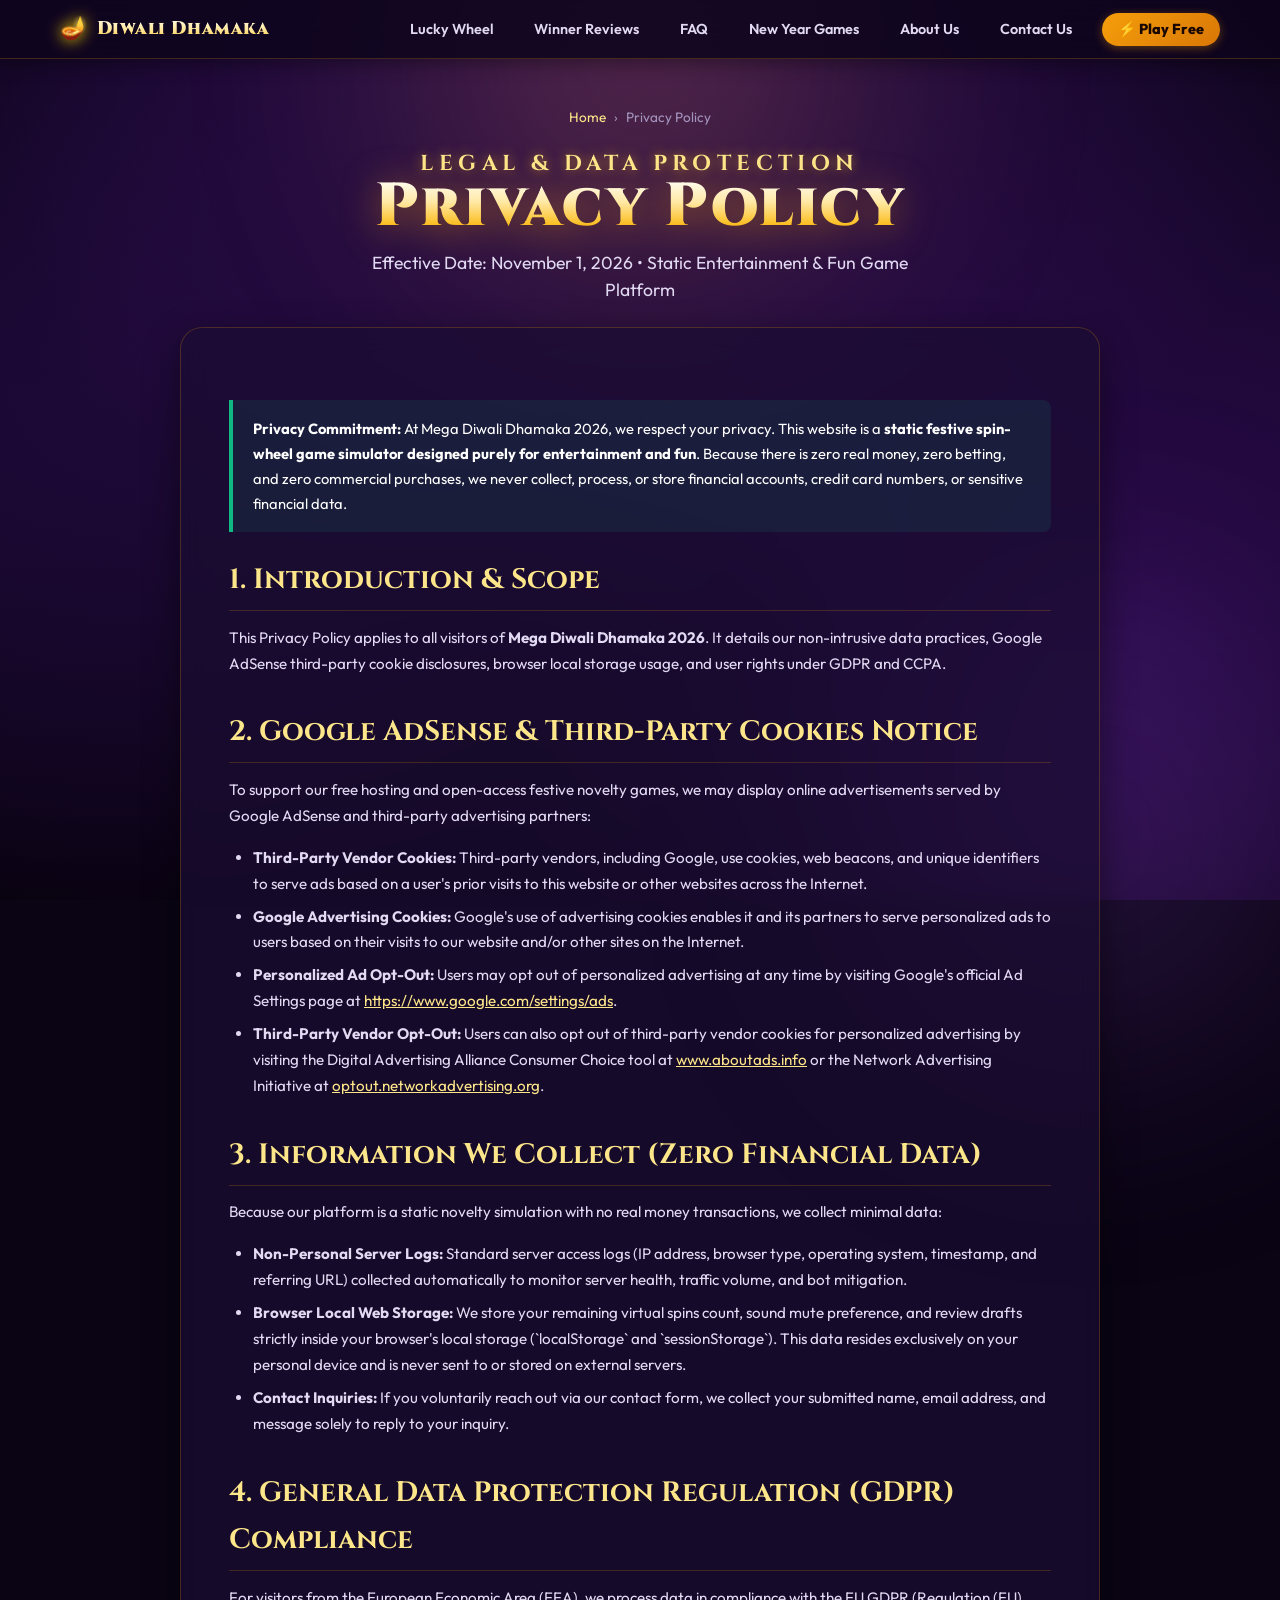
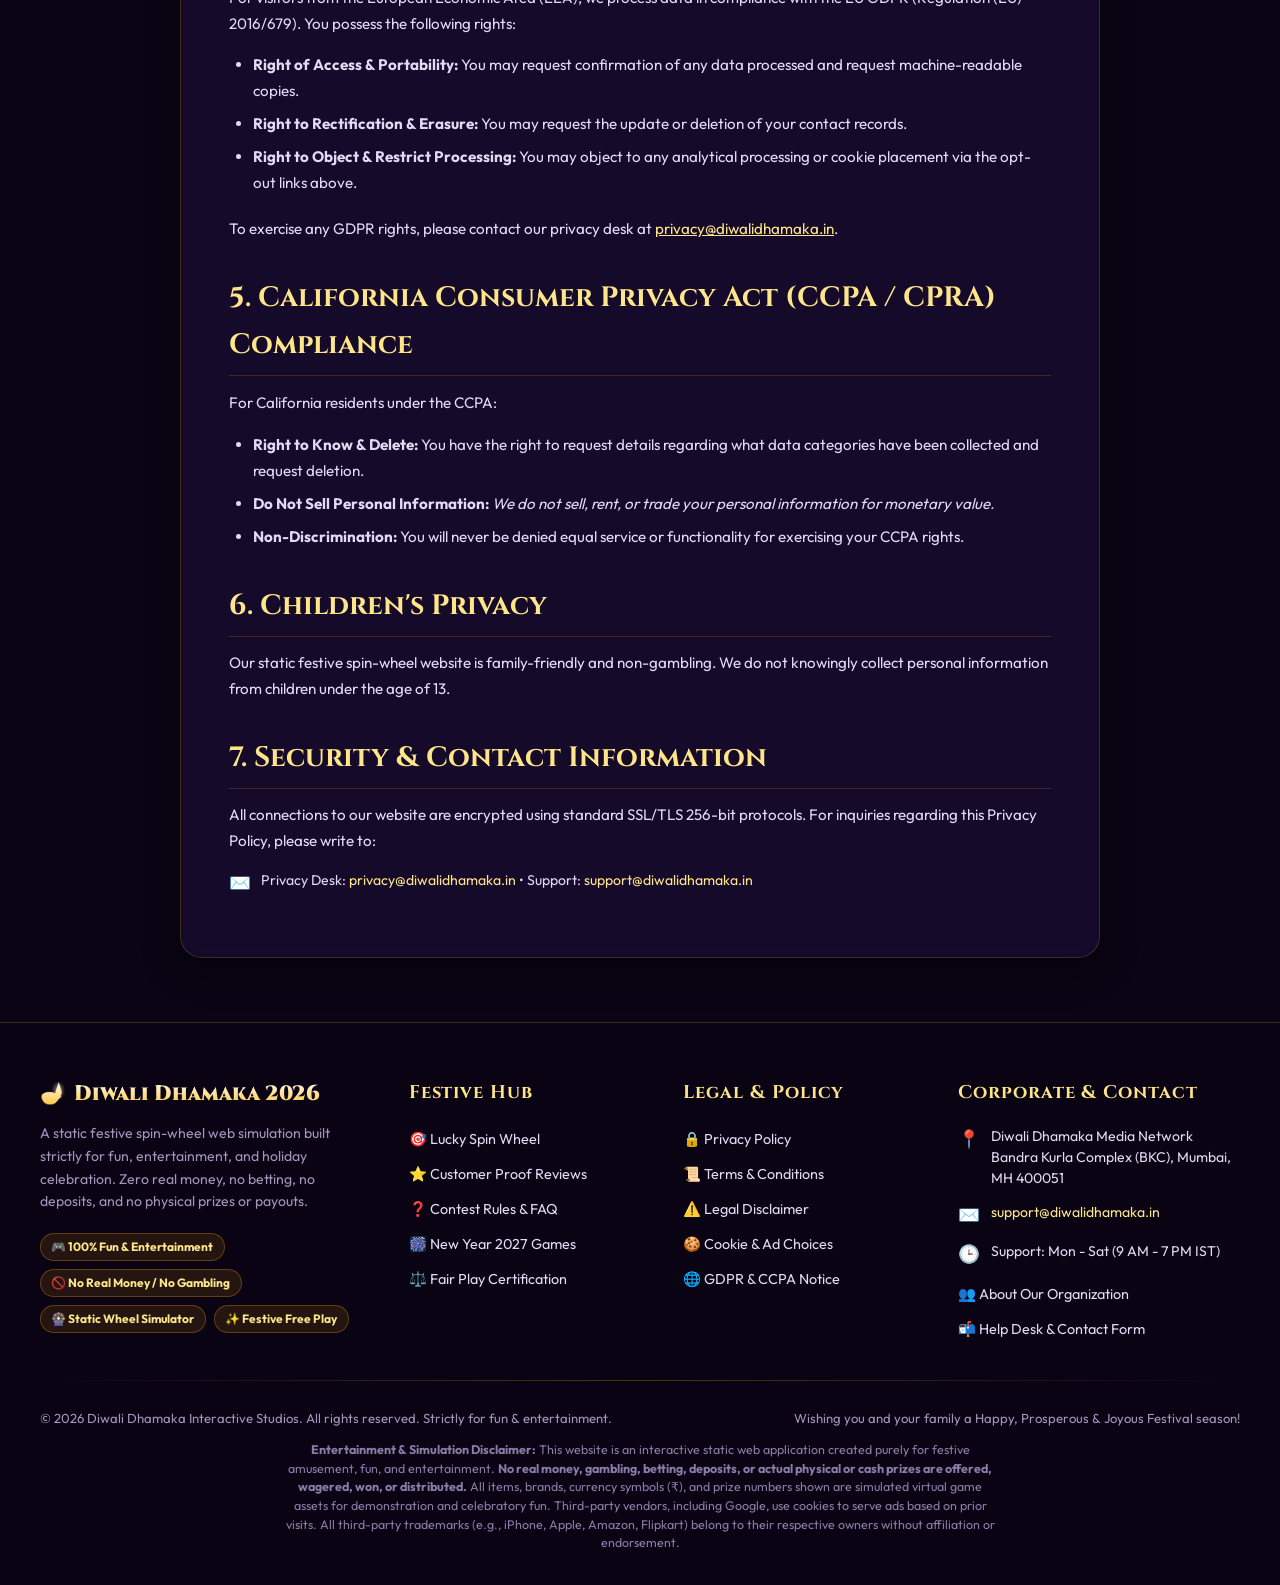
<file: privacy-policy.html>
<!DOCTYPE html>
<html lang="en">
<head>
  <meta charset="UTF-8">
  <meta name="viewport" content="width=device-width, initial-scale=1.0, maximum-scale=5.0">
  <title>Privacy Policy - Mega Diwali Dhamaka 2026 &amp; Festive Gaming Hub</title>
  <meta name="description" content="Privacy Policy for Mega Diwali Dhamaka 2026. Static spin wheel entertainment simulator. Complete disclosure regarding Google AdSense cookies, GDPR, CCPA, and data practices.">
  <link rel="preconnect" href="https://fonts.googleapis.com">
  <link rel="preconnect" href="https://fonts.gstatic.com" crossorigin>
  <link href="https://fonts.googleapis.com/css2?family=Cinzel:wght@700;900&family=Outfit:wght@400;500;600;700;800;900&display=swap" rel="stylesheet">
  <link rel="stylesheet" href="styles.css">
</head>
<body>
  <!-- Ambient Background Sparkles & Glows -->
  <div class="ambient-glow glow-top"></div>
  <div class="ambient-glow glow-bottom"></div>
  <canvas id="ambient-canvas" class="ambient-canvas" aria-hidden="true"></canvas>

  <!-- Navigation Header -->
  <nav class="site-nav" aria-label="Main Navigation">
    <div class="nav-container">
      <a href="index.html" class="nav-brand">
        <span class="nav-brand-logo">🪔</span>
        <span class="nav-brand-text">Diwali Dhamaka</span>
      </a>

      <ul class="nav-links">
        <li><a href="index.html#wheel-section" class="nav-link">Lucky Wheel</a></li>
        <li><a href="index.html#reviews" class="nav-link">Winner Reviews</a></li>
        <li><a href="index.html#faq" class="nav-link">FAQ</a></li>
        <li><a href="index.html#upcoming-games" class="nav-link">New Year Games</a></li>
        <li><a href="about-us.html" class="nav-link">About Us</a></li>
        <li><a href="contact-us.html" class="nav-link">Contact Us</a></li>
        <li><a href="index.html#wheel-section" class="nav-link nav-highlight-btn">⚡ Play Free</a></li>
      </ul>

      <button type="button" class="mobile-menu-toggle" id="mobile-menu-toggle" aria-label="Toggle navigation menu" aria-expanded="false">
        ☰
      </button>
    </div>

    <!-- Collapsible Mobile Drawer -->
    <div class="mobile-nav-drawer" id="mobile-nav-drawer">
      <ul class="mobile-nav-list">
        <li><a href="index.html#wheel-section">🎯 Lucky Wheel</a></li>
        <li><a href="index.html#reviews">⭐ Winner Reviews (Amazon Proof)</a></li>
        <li><a href="index.html#faq">❓ Contest Rules &amp; FAQ</a></li>
        <li><a href="index.html#upcoming-games">🎆 New Year 2027 Games</a></li>
        <li><a href="about-us.html">👥 About Us &amp; Organization</a></li>
        <li><a href="contact-us.html">📬 Contact Us &amp; Support</a></li>
        <li><a href="privacy-policy.html">🔒 Privacy Policy</a></li>
        <li><a href="terms.html">📜 Terms of Service</a></li>
        <li><a href="disclaimer.html">⚠️ Legal Disclaimer</a></li>
      </ul>
    </div>
  </nav>

  <!-- Page Header -->
  <header class="legal-page-header">
    <div class="header-container">
      <nav class="breadcrumb-nav" aria-label="Breadcrumb">
        <a href="index.html">Home</a>
        <span>&rsaquo;</span>
        <span aria-current="page">Privacy Policy</span>
      </nav>
      <h1 class="main-title">
        <span class="title-sub">LEGAL &amp; DATA PROTECTION</span>
        <span class="title-main">Privacy Policy</span>
      </h1>
      <p class="subtitle">Effective Date: November 1, 2026 &bull; Static Entertainment &amp; Fun Game Platform</p>
    </div>
  </header>

  <!-- Main Legal Content -->
  <main class="legal-main-container">
    <article class="legal-card">
      <div class="legal-callout alert-green">
        <strong>Privacy Commitment:</strong> At Mega Diwali Dhamaka 2026, we respect your privacy. This website is a <strong>static festive spin-wheel game simulator designed purely for entertainment and fun</strong>. Because there is zero real money, zero betting, and zero commercial purchases, we never collect, process, or store financial accounts, credit card numbers, or sensitive financial data.
      </div>

      <h2>1. Introduction &amp; Scope</h2>
      <p>
        This Privacy Policy applies to all visitors of <strong>Mega Diwali Dhamaka 2026</strong>. It details our non-intrusive data practices, Google AdSense third-party cookie disclosures, browser local storage usage, and user rights under GDPR and CCPA.
      </p>

      <h2 id="adsense-cookies">2. Google AdSense &amp; Third-Party Cookies Notice</h2>
      <p>
        To support our free hosting and open-access festive novelty games, we may display online advertisements served by Google AdSense and third-party advertising partners:
      </p>
      <ul>
        <li>
          <strong>Third-Party Vendor Cookies:</strong> Third-party vendors, including Google, use cookies, web beacons, and unique identifiers to serve ads based on a user's prior visits to this website or other websites across the Internet.
        </li>
        <li>
          <strong>Google Advertising Cookies:</strong> Google's use of advertising cookies enables it and its partners to serve personalized ads to users based on their visits to our website and/or other sites on the Internet.
        </li>
        <li>
          <strong>Personalized Ad Opt-Out:</strong> Users may opt out of personalized advertising at any time by visiting Google's official Ad Settings page at <a href="https://www.google.com/settings/ads" target="_blank" rel="noopener noreferrer" style="color: var(--gold-300);">https://www.google.com/settings/ads</a>.
        </li>
        <li>
          <strong>Third-Party Vendor Opt-Out:</strong> Users can also opt out of third-party vendor cookies for personalized advertising by visiting the Digital Advertising Alliance Consumer Choice tool at <a href="https://www.aboutads.info/choices/" target="_blank" rel="noopener noreferrer" style="color: var(--gold-300);">www.aboutads.info</a> or the Network Advertising Initiative at <a href="https://optout.networkadvertising.org/" target="_blank" rel="noopener noreferrer" style="color: var(--gold-300);">optout.networkadvertising.org</a>.
        </li>
      </ul>

      <h2>3. Information We Collect (Zero Financial Data)</h2>
      <p>Because our platform is a static novelty simulation with no real money transactions, we collect minimal data:</p>
      <ul>
        <li>
          <strong>Non-Personal Server Logs:</strong> Standard server access logs (IP address, browser type, operating system, timestamp, and referring URL) collected automatically to monitor server health, traffic volume, and bot mitigation.
        </li>
        <li>
          <strong>Browser Local Web Storage:</strong> We store your remaining virtual spins count, sound mute preference, and review drafts strictly inside your browser's local storage (`localStorage` and `sessionStorage`). This data resides exclusively on your personal device and is never sent to or stored on external servers.
        </li>
        <li>
          <strong>Contact Inquiries:</strong> If you voluntarily reach out via our contact form, we collect your submitted name, email address, and message solely to reply to your inquiry.
        </li>
      </ul>

      <h2 id="gdpr-ccpa">4. General Data Protection Regulation (GDPR) Compliance</h2>
      <p>
        For visitors from the European Economic Area (EEA), we process data in compliance with the EU GDPR (Regulation (EU) 2016/679). You possess the following rights:
      </p>
      <ul>
        <li><strong>Right of Access &amp; Portability:</strong> You may request confirmation of any data processed and request machine-readable copies.</li>
        <li><strong>Right to Rectification &amp; Erasure:</strong> You may request the update or deletion of your contact records.</li>
        <li><strong>Right to Object &amp; Restrict Processing:</strong> You may object to any analytical processing or cookie placement via the opt-out links above.</li>
      </ul>
      <p>
        To exercise any GDPR rights, please contact our privacy desk at <a href="mailto:privacy@diwalidhamaka.in" style="color: var(--gold-300);">privacy@diwalidhamaka.in</a>.
      </p>

      <h2>5. California Consumer Privacy Act (CCPA / CPRA) Compliance</h2>
      <p>
        For California residents under the CCPA:
      </p>
      <ul>
        <li><strong>Right to Know &amp; Delete:</strong> You have the right to request details regarding what data categories have been collected and request deletion.</li>
        <li><strong>Do Not Sell Personal Information:</strong> <em>We do not sell, rent, or trade your personal information for monetary value.</em></li>
        <li><strong>Non-Discrimination:</strong> You will never be denied equal service or functionality for exercising your CCPA rights.</li>
      </ul>

      <h2>6. Children's Privacy</h2>
      <p>
        Our static festive spin-wheel website is family-friendly and non-gambling. We do not knowingly collect personal information from children under the age of 13.
      </p>

      <h2>7. Security &amp; Contact Information</h2>
      <p>
        All connections to our website are encrypted using standard SSL/TLS 256-bit protocols. For inquiries regarding this Privacy Policy, please write to:
      </p>
      <div class="footer-contact-item" style="margin-top: 1rem;">
        <span class="contact-icon">✉️</span>
        <span>Privacy Desk: <a href="mailto:privacy@diwalidhamaka.in">privacy@diwalidhamaka.in</a> &bull; Support: <a href="mailto:support@diwalidhamaka.in">support@diwalidhamaka.in</a></span>
      </div>
    </article>
  </main>

  <!-- Footer (4-Column Professional AdSense Layout) -->
  <footer class="site-footer">
    <div class="footer-container">
      <div class="footer-grid">
        <div class="footer-col">
          <div class="footer-brand-title">
            <span aria-hidden="true">🪔</span>
            <span>Diwali Dhamaka 2026</span>
          </div>
          <p class="footer-about-text">
            A static festive spin-wheel web simulation built strictly for fun, entertainment, and holiday celebration. Zero real money, no betting, no deposits, and no physical prizes or payouts.
          </p>
          <div class="footer-trust-badges">
            <span class="trust-badge-pill">🎮 100% Fun &amp; Entertainment</span>
            <span class="trust-badge-pill">🚫 No Real Money / No Gambling</span>
            <span class="trust-badge-pill">🎡 Static Wheel Simulator</span>
            <span class="trust-badge-pill">✨ Festive Free Play</span>
          </div>
        </div>

        <div class="footer-col">
          <h4>Festive Hub</h4>
          <ul class="footer-links-list">
            <li><a href="index.html#wheel-section">🎯 Lucky Spin Wheel</a></li>
            <li><a href="index.html#reviews">⭐ Customer Proof Reviews</a></li>
            <li><a href="index.html#faq">❓ Contest Rules &amp; FAQ</a></li>
            <li><a href="index.html#upcoming-games">🎆 New Year 2027 Games</a></li>
            <li><a href="about-us.html#fair-play">⚖️ Fair Play Certification</a></li>
          </ul>
        </div>

        <div class="footer-col">
          <h4>Legal &amp; Policy</h4>
          <ul class="footer-links-list">
            <li><a href="privacy-policy.html">🔒 Privacy Policy</a></li>
            <li><a href="terms.html">📜 Terms &amp; Conditions</a></li>
            <li><a href="disclaimer.html">⚠️ Legal Disclaimer</a></li>
            <li><a href="privacy-policy.html#adsense-cookies">🍪 Cookie &amp; Ad Choices</a></li>
            <li><a href="privacy-policy.html#gdpr-ccpa">🌐 GDPR &amp; CCPA Notice</a></li>
          </ul>
        </div>

        <div class="footer-col">
          <h4>Corporate &amp; Contact</h4>
          <div class="footer-contact-item">
            <span class="contact-icon">📍</span>
            <span>Diwali Dhamaka Media Network<br>Bandra Kurla Complex (BKC), Mumbai, MH 400051</span>
          </div>
          <div class="footer-contact-item">
            <span class="contact-icon">✉️</span>
            <span><a href="mailto:support@diwalidhamaka.in">support@diwalidhamaka.in</a></span>
          </div>
          <div class="footer-contact-item">
            <span class="contact-icon">🕒</span>
            <span>Support: Mon - Sat (9 AM - 7 PM IST)</span>
          </div>
          <ul class="footer-links-list" style="margin-top: 0.5rem;">
            <li><a href="about-us.html">👥 About Our Organization</a></li>
            <li><a href="contact-us.html">📬 Help Desk &amp; Contact Form</a></li>
          </ul>
        </div>
      </div>

      <div class="footer-divider"></div>

      <div class="footer-bottom-row">
        <p>&copy; 2026 Diwali Dhamaka Interactive Studios. All rights reserved. Strictly for fun &amp; entertainment.</p>
        <p class="festive-wish">Wishing you and your family a Happy, Prosperous &amp; Joyous Festival season!</p>
      </div>

      <p class="footer-adsense-disclosure">
        <strong>Entertainment &amp; Simulation Disclaimer:</strong> This website is an interactive static web application created purely for festive amusement, fun, and entertainment. <strong>No real money, gambling, betting, deposits, or actual physical or cash prizes are offered, wagered, won, or distributed.</strong> All items, brands, currency symbols (₹), and prize numbers shown are simulated virtual game assets for demonstration and celebratory fun. Third-party vendors, including Google, use cookies to serve ads based on prior visits. All third-party trademarks (e.g., iPhone, Apple, Amazon, Flipkart) belong to their respective owners without affiliation or endorsement.
      </p>
    </div>
  </footer>

  <script src="script.js"></script>
</body>
</html>
</file>
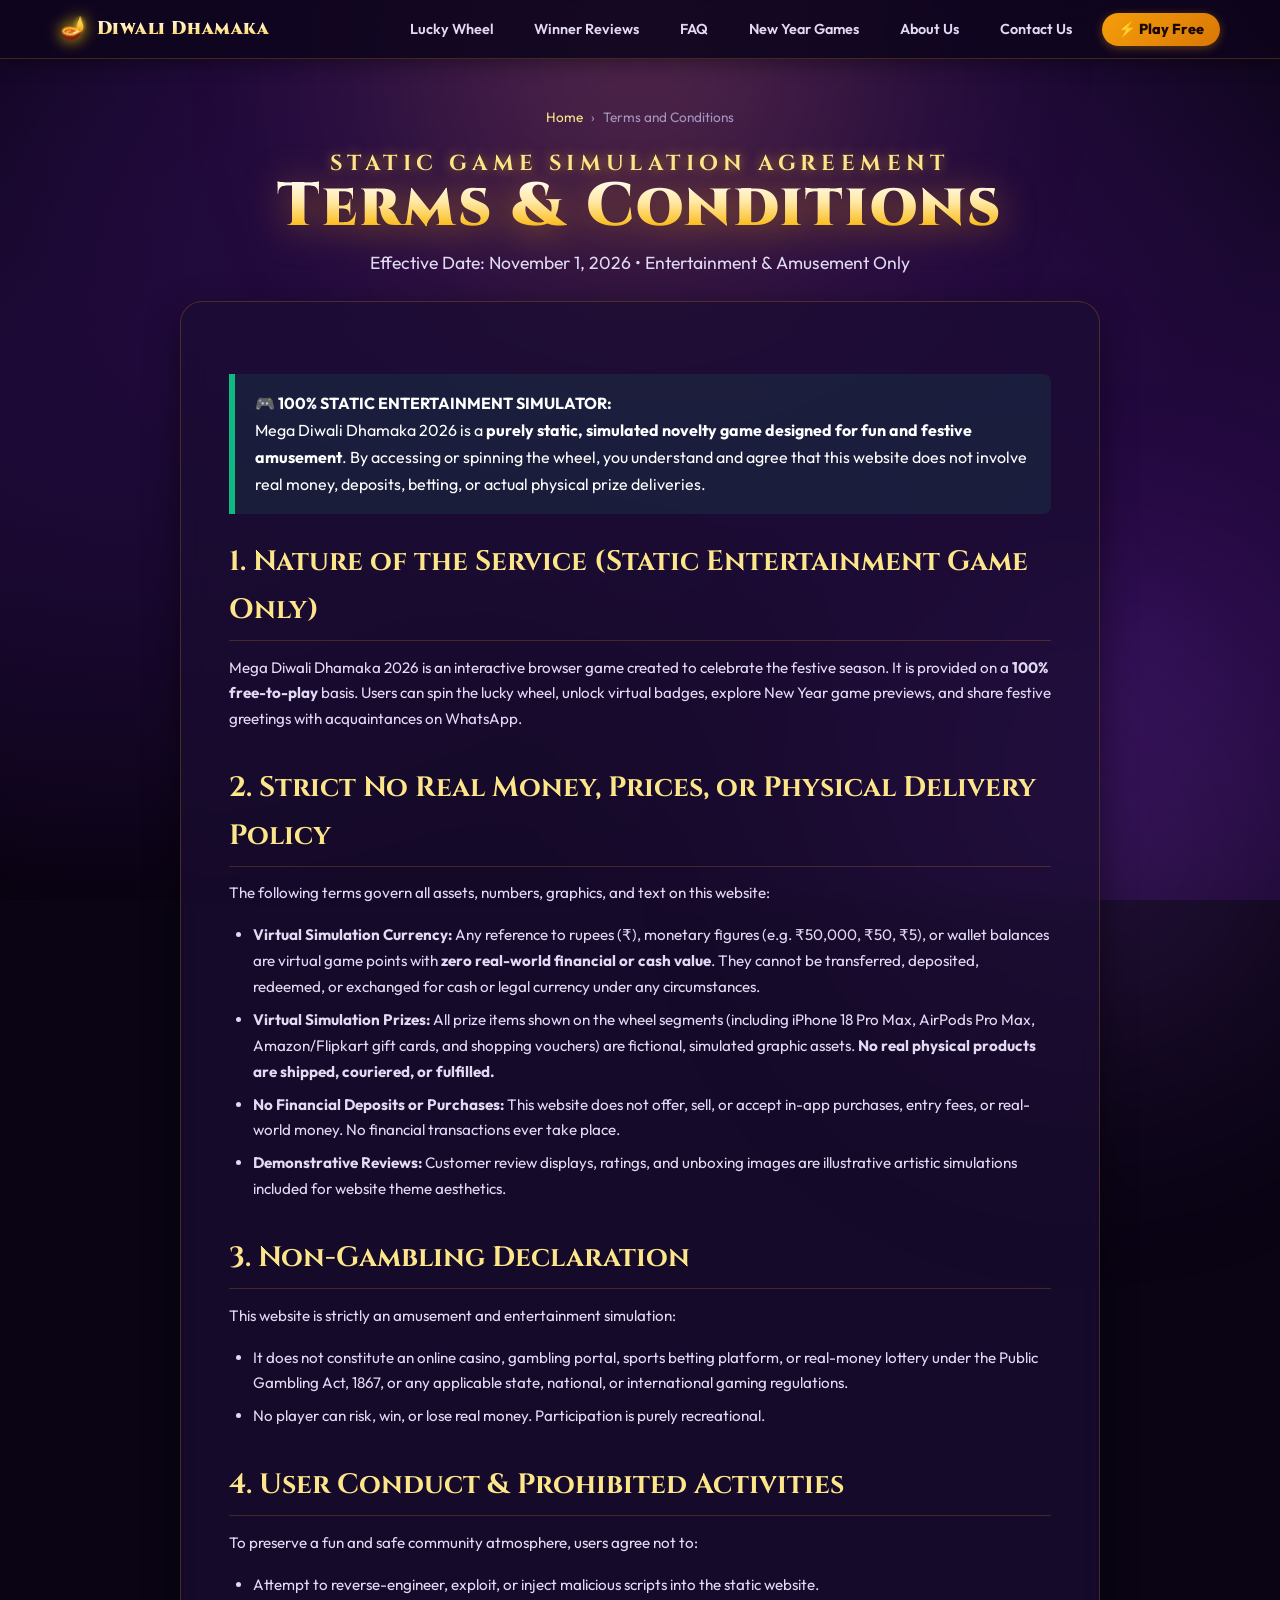
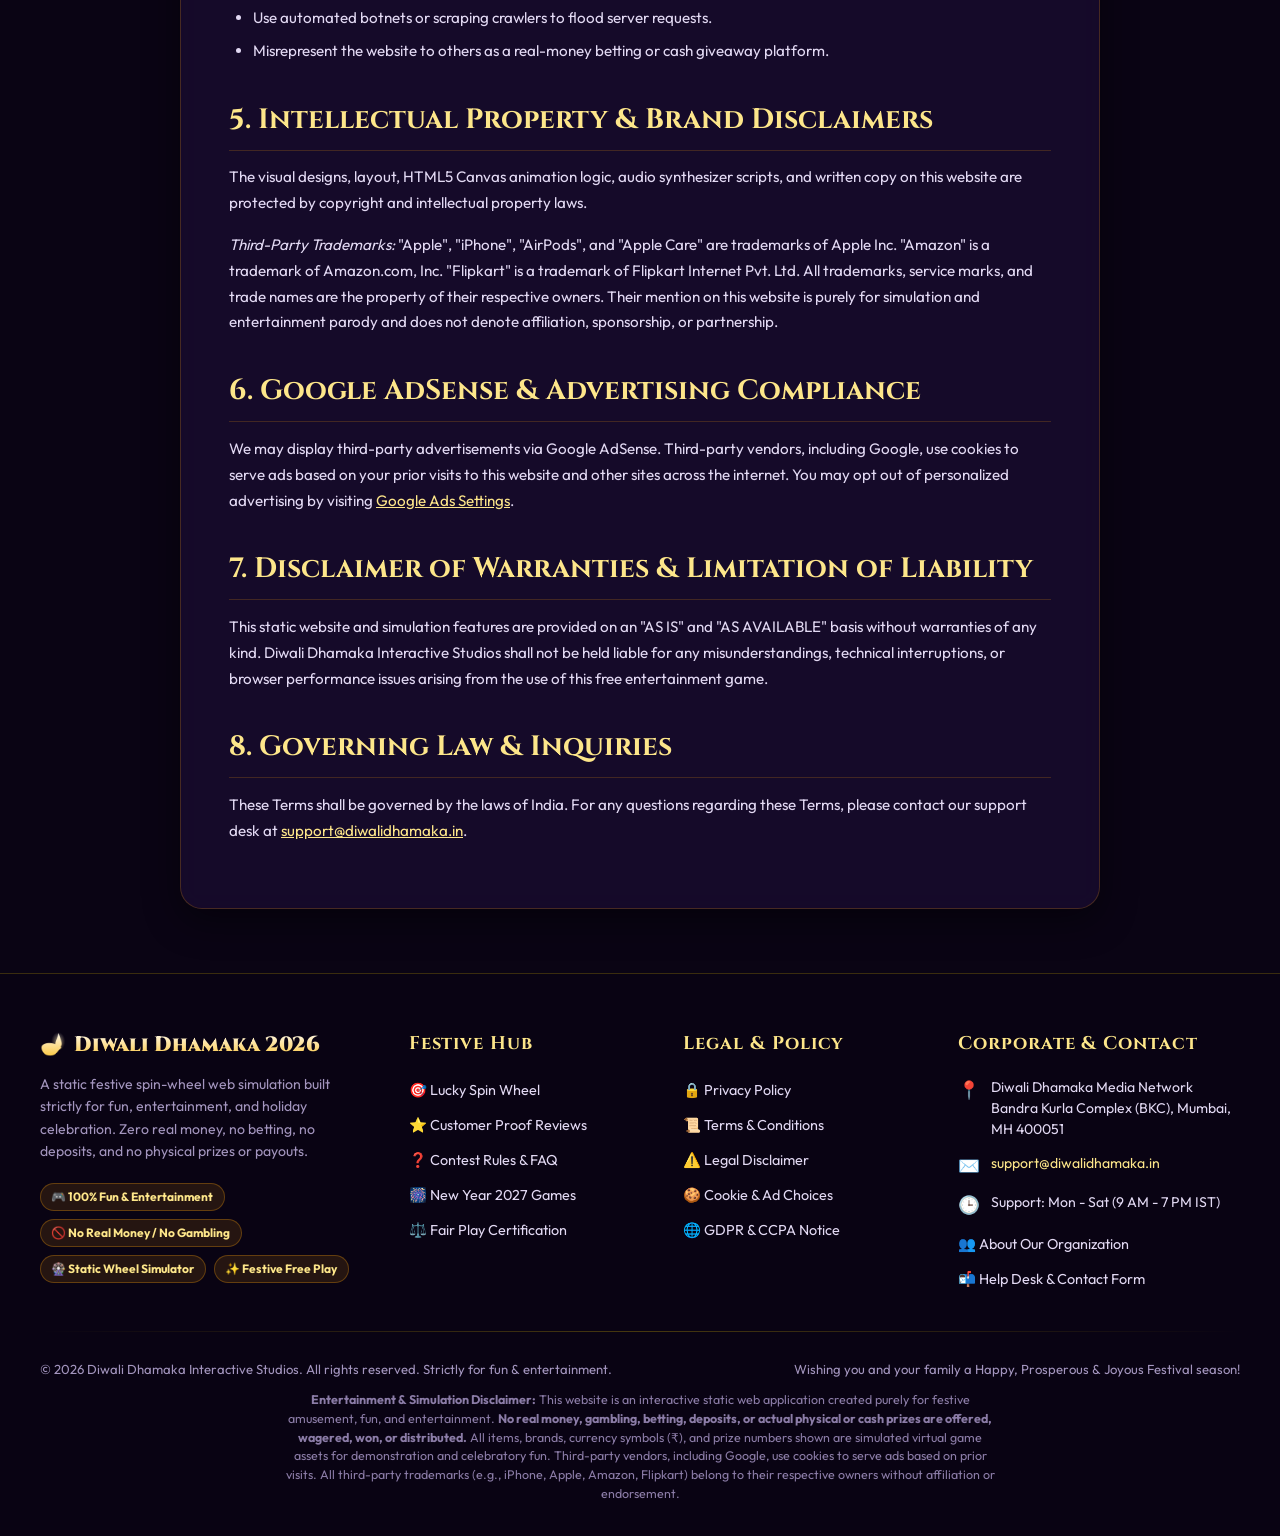
<file: terms.html>
<!DOCTYPE html>
<html lang="en">
<head>
  <meta charset="UTF-8">
  <meta name="viewport" content="width=device-width, initial-scale=1.0, maximum-scale=5.0">
  <title>Terms &amp; Conditions - Mega Diwali Dhamaka 2026</title>
  <meta name="description" content="Terms of Service for Mega Diwali Dhamaka 2026. Static spin wheel game for fun and entertainment only. No real money, no real prizes, no gambling.">
  <link rel="preconnect" href="https://fonts.googleapis.com">
  <link rel="preconnect" href="https://fonts.gstatic.com" crossorigin>
  <link href="https://fonts.googleapis.com/css2?family=Cinzel:wght@700;900&family=Outfit:wght@400;500;600;700;800;900&display=swap" rel="stylesheet">
  <link rel="stylesheet" href="styles.css">
</head>
<body>
  <!-- Ambient Background Sparkles & Glows -->
  <div class="ambient-glow glow-top"></div>
  <div class="ambient-glow glow-bottom"></div>
  <canvas id="ambient-canvas" class="ambient-canvas" aria-hidden="true"></canvas>

  <!-- Navigation Header -->
  <nav class="site-nav" aria-label="Main Navigation">
    <div class="nav-container">
      <a href="index.html" class="nav-brand">
        <span class="nav-brand-logo">🪔</span>
        <span class="nav-brand-text">Diwali Dhamaka</span>
      </a>

      <ul class="nav-links">
        <li><a href="index.html#wheel-section" class="nav-link">Lucky Wheel</a></li>
        <li><a href="index.html#reviews" class="nav-link">Winner Reviews</a></li>
        <li><a href="index.html#faq" class="nav-link">FAQ</a></li>
        <li><a href="index.html#upcoming-games" class="nav-link">New Year Games</a></li>
        <li><a href="about-us.html" class="nav-link">About Us</a></li>
        <li><a href="contact-us.html" class="nav-link">Contact Us</a></li>
        <li><a href="index.html#wheel-section" class="nav-link nav-highlight-btn">⚡ Play Free</a></li>
      </ul>

      <button type="button" class="mobile-menu-toggle" id="mobile-menu-toggle" aria-label="Toggle navigation menu" aria-expanded="false">
        ☰
      </button>
    </div>

    <!-- Collapsible Mobile Drawer -->
    <div class="mobile-nav-drawer" id="mobile-nav-drawer">
      <ul class="mobile-nav-list">
        <li><a href="index.html#wheel-section">🎯 Lucky Wheel</a></li>
        <li><a href="index.html#reviews">⭐ Winner Reviews (Amazon Proof)</a></li>
        <li><a href="index.html#faq">❓ Contest Rules &amp; FAQ</a></li>
        <li><a href="index.html#upcoming-games">🎆 New Year 2027 Games</a></li>
        <li><a href="about-us.html">👥 About Us &amp; Organization</a></li>
        <li><a href="contact-us.html">📬 Contact Us &amp; Support</a></li>
        <li><a href="privacy-policy.html">🔒 Privacy Policy</a></li>
        <li><a href="terms.html">📜 Terms of Service</a></li>
        <li><a href="disclaimer.html">⚠️ Legal Disclaimer</a></li>
      </ul>
    </div>
  </nav>

  <!-- Page Header -->
  <header class="legal-page-header">
    <div class="header-container">
      <nav class="breadcrumb-nav" aria-label="Breadcrumb">
        <a href="index.html">Home</a>
        <span>&rsaquo;</span>
        <span aria-current="page">Terms and Conditions</span>
      </nav>
      <h1 class="main-title">
        <span class="title-sub">STATIC GAME SIMULATION AGREEMENT</span>
        <span class="title-main">Terms &amp; Conditions</span>
      </h1>
      <p class="subtitle">Effective Date: November 1, 2026 &bull; Entertainment &amp; Amusement Only</p>
    </div>
  </header>

  <!-- Main Legal Content -->
  <main class="legal-main-container">
    <article class="legal-card">
      <div class="legal-callout alert-green" style="font-size: 1rem; border-left-width: 6px;">
        <strong>🎮 100% STATIC ENTERTAINMENT SIMULATOR:</strong><br>
        Mega Diwali Dhamaka 2026 is a <strong>purely static, simulated novelty game designed for fun and festive amusement</strong>. By accessing or spinning the wheel, you understand and agree that this website does not involve real money, deposits, betting, or actual physical prize deliveries.
      </div>

      <h2>1. Nature of the Service (Static Entertainment Game Only)</h2>
      <p>
        Mega Diwali Dhamaka 2026 is an interactive browser game created to celebrate the festive season. It is provided on a <strong>100% free-to-play</strong> basis. Users can spin the lucky wheel, unlock virtual badges, explore New Year game previews, and share festive greetings with acquaintances on WhatsApp.
      </p>

      <h2>2. Strict No Real Money, Prices, or Physical Delivery Policy</h2>
      <p>
        The following terms govern all assets, numbers, graphics, and text on this website:
      </p>
      <ul>
        <li>
          <strong>Virtual Simulation Currency:</strong> Any reference to rupees (₹), monetary figures (e.g. ₹50,000, ₹50, ₹5), or wallet balances are virtual game points with <strong>zero real-world financial or cash value</strong>. They cannot be transferred, deposited, redeemed, or exchanged for cash or legal currency under any circumstances.
        </li>
        <li>
          <strong>Virtual Simulation Prizes:</strong> All prize items shown on the wheel segments (including iPhone 18 Pro Max, AirPods Pro Max, Amazon/Flipkart gift cards, and shopping vouchers) are fictional, simulated graphic assets. <strong>No real physical products are shipped, couriered, or fulfilled.</strong>
        </li>
        <li>
          <strong>No Financial Deposits or Purchases:</strong> This website does not offer, sell, or accept in-app purchases, entry fees, or real-world money. No financial transactions ever take place.
        </li>
        <li>
          <strong>Demonstrative Reviews:</strong> Customer review displays, ratings, and unboxing images are illustrative artistic simulations included for website theme aesthetics.
        </li>
      </ul>

      <h2>3. Non-Gambling Declaration</h2>
      <p>
        This website is strictly an amusement and entertainment simulation:
      </p>
      <ul>
        <li>It does not constitute an online casino, gambling portal, sports betting platform, or real-money lottery under the Public Gambling Act, 1867, or any applicable state, national, or international gaming regulations.</li>
        <li>No player can risk, win, or lose real money. Participation is purely recreational.</li>
      </ul>

      <h2>4. User Conduct &amp; Prohibited Activities</h2>
      <p>To preserve a fun and safe community atmosphere, users agree not to:</p>
      <ul>
        <li>Attempt to reverse-engineer, exploit, or inject malicious scripts into the static website.</li>
        <li>Use automated botnets or scraping crawlers to flood server requests.</li>
        <li>Misrepresent the website to others as a real-money betting or cash giveaway platform.</li>
      </ul>

      <h2>5. Intellectual Property &amp; Brand Disclaimers</h2>
      <p>
        The visual designs, layout, HTML5 Canvas animation logic, audio synthesizer scripts, and written copy on this website are protected by copyright and intellectual property laws.
      </p>
      <p>
        <em>Third-Party Trademarks:</em> "Apple", "iPhone", "AirPods", and "Apple Care" are trademarks of Apple Inc. "Amazon" is a trademark of Amazon.com, Inc. "Flipkart" is a trademark of Flipkart Internet Pvt. Ltd. All trademarks, service marks, and trade names are the property of their respective owners. Their mention on this website is purely for simulation and entertainment parody and does not denote affiliation, sponsorship, or partnership.
      </p>

      <h2>6. Google AdSense &amp; Advertising Compliance</h2>
      <p>
        We may display third-party advertisements via Google AdSense. Third-party vendors, including Google, use cookies to serve ads based on your prior visits to this website and other sites across the internet. You may opt out of personalized advertising by visiting <a href="https://www.google.com/settings/ads" target="_blank" rel="noopener noreferrer" style="color: var(--gold-300);">Google Ads Settings</a>.
      </p>

      <h2>7. Disclaimer of Warranties &amp; Limitation of Liability</h2>
      <p>
        This static website and simulation features are provided on an "AS IS" and "AS AVAILABLE" basis without warranties of any kind. Diwali Dhamaka Interactive Studios shall not be held liable for any misunderstandings, technical interruptions, or browser performance issues arising from the use of this free entertainment game.
      </p>

      <h2>8. Governing Law &amp; Inquiries</h2>
      <p>
        These Terms shall be governed by the laws of India. For any questions regarding these Terms, please contact our support desk at <a href="mailto:support@diwalidhamaka.in" style="color: var(--gold-300);">support@diwalidhamaka.in</a>.
      </p>
    </article>
  </main>

  <!-- Footer (4-Column Professional AdSense Layout) -->
  <footer class="site-footer">
    <div class="footer-container">
      <div class="footer-grid">
        <div class="footer-col">
          <div class="footer-brand-title">
            <span aria-hidden="true">🪔</span>
            <span>Diwali Dhamaka 2026</span>
          </div>
          <p class="footer-about-text">
            A static festive spin-wheel web simulation built strictly for fun, entertainment, and holiday celebration. Zero real money, no betting, no deposits, and no physical prizes or payouts.
          </p>
          <div class="footer-trust-badges">
            <span class="trust-badge-pill">🎮 100% Fun &amp; Entertainment</span>
            <span class="trust-badge-pill">🚫 No Real Money / No Gambling</span>
            <span class="trust-badge-pill">🎡 Static Wheel Simulator</span>
            <span class="trust-badge-pill">✨ Festive Free Play</span>
          </div>
        </div>

        <div class="footer-col">
          <h4>Festive Hub</h4>
          <ul class="footer-links-list">
            <li><a href="index.html#wheel-section">🎯 Lucky Spin Wheel</a></li>
            <li><a href="index.html#reviews">⭐ Customer Proof Reviews</a></li>
            <li><a href="index.html#faq">❓ Contest Rules &amp; FAQ</a></li>
            <li><a href="index.html#upcoming-games">🎆 New Year 2027 Games</a></li>
            <li><a href="about-us.html#fair-play">⚖️ Fair Play Certification</a></li>
          </ul>
        </div>

        <div class="footer-col">
          <h4>Legal &amp; Policy</h4>
          <ul class="footer-links-list">
            <li><a href="privacy-policy.html">🔒 Privacy Policy</a></li>
            <li><a href="terms.html">📜 Terms &amp; Conditions</a></li>
            <li><a href="disclaimer.html">⚠️ Legal Disclaimer</a></li>
            <li><a href="privacy-policy.html#adsense-cookies">🍪 Cookie &amp; Ad Choices</a></li>
            <li><a href="privacy-policy.html#gdpr-ccpa">🌐 GDPR &amp; CCPA Notice</a></li>
          </ul>
        </div>

        <div class="footer-col">
          <h4>Corporate &amp; Contact</h4>
          <div class="footer-contact-item">
            <span class="contact-icon">📍</span>
            <span>Diwali Dhamaka Media Network<br>Bandra Kurla Complex (BKC), Mumbai, MH 400051</span>
          </div>
          <div class="footer-contact-item">
            <span class="contact-icon">✉️</span>
            <span><a href="mailto:support@diwalidhamaka.in">support@diwalidhamaka.in</a></span>
          </div>
          <div class="footer-contact-item">
            <span class="contact-icon">🕒</span>
            <span>Support: Mon - Sat (9 AM - 7 PM IST)</span>
          </div>
          <ul class="footer-links-list" style="margin-top: 0.5rem;">
            <li><a href="about-us.html">👥 About Our Organization</a></li>
            <li><a href="contact-us.html">📬 Help Desk &amp; Contact Form</a></li>
          </ul>
        </div>
      </div>

      <div class="footer-divider"></div>

      <div class="footer-bottom-row">
        <p>&copy; 2026 Diwali Dhamaka Interactive Studios. All rights reserved. Strictly for fun &amp; entertainment.</p>
        <p class="festive-wish">Wishing you and your family a Happy, Prosperous &amp; Joyous Festival season!</p>
      </div>

      <p class="footer-adsense-disclosure">
        <strong>Entertainment &amp; Simulation Disclaimer:</strong> This website is an interactive static web application created purely for festive amusement, fun, and entertainment. <strong>No real money, gambling, betting, deposits, or actual physical or cash prizes are offered, wagered, won, or distributed.</strong> All items, brands, currency symbols (₹), and prize numbers shown are simulated virtual game assets for demonstration and celebratory fun. Third-party vendors, including Google, use cookies to serve ads based on prior visits. All third-party trademarks (e.g., iPhone, Apple, Amazon, Flipkart) belong to their respective owners without affiliation or endorsement.
      </p>
    </div>
  </footer>

  <script src="script.js"></script>
</body>
</html>
</file>
<file: styles.css>
/* ==========================================================================
   MEGA DIWALI SPIN & WIN - MODERN RESPONSIVE STYLESHEET
   ========================================================================== */

:root {
  --font-main: 'Outfit', -apple-system, BlinkMacSystemFont, 'Segoe UI', Roboto, sans-serif;
  --font-display: 'Cinzel', serif;

  /* Color Palette */
  --bg-dark-1: #0a0414;
  --bg-dark-2: #16072b;
  --bg-dark-3: #230b42;
  --gold-100: #fffbeb;
  --gold-300: #fde68a;
  --gold-400: #fbbf24;
  --gold-500: #f59e0b;
  --gold-600: #d97706;
  --gold-glow: rgba(245, 158, 11, 0.45);
  
  --crimson-500: #e11d48;
  --crimson-glow: rgba(225, 29, 72, 0.4);
  --purple-accent: #a855f7;
  --cyan-accent: #06b6d4;
  --green-accent: #10b981;

  --text-primary: #ffffff;
  --text-secondary: #e2d9f3;
  --text-muted: #a395be;

  /* Glassmorphism */
  --glass-bg: rgba(27, 13, 50, 0.72);
  --glass-border: rgba(245, 158, 11, 0.22);
  --glass-border-hover: rgba(245, 158, 11, 0.55);
  --glass-shadow: 0 12px 36px 0 rgba(0, 0, 0, 0.45);

  --radius-sm: 8px;
  --radius-md: 14px;
  --radius-lg: 22px;
  --radius-full: 9999px;

  --transition-fast: 0.15s ease;
  --transition-normal: 0.25s cubic-bezier(0.16, 1, 0.3, 1);
  --transition-bounce: 0.45s cubic-bezier(0.34, 1.56, 0.64, 1);
}

/* ---------------- Global Reset & Typography ---------------- */
*, *::before, *::after {
  box-sizing: border-box;
  margin: 0;
  padding: 0;
}

html, body {
  min-height: 100vh;
  background-color: var(--bg-dark-1);
  background-image: 
    radial-gradient(circle at 50% 0%, #35105b 0%, transparent 60%),
    radial-gradient(circle at 10% 40%, #1e0938 0%, transparent 45%),
    radial-gradient(circle at 90% 70%, #280a47 0%, transparent 50%),
    linear-gradient(180deg, var(--bg-dark-1) 0%, var(--bg-dark-2) 50%, #08020f 100%);
  background-attachment: fixed;
  color: var(--text-primary);
  font-family: var(--font-main);
  line-height: 1.5;
  overflow-x: hidden;
  -webkit-font-smoothing: antialiased;
}

/* Ambient Canvas & Glows */
.ambient-canvas {
  position: fixed;
  inset: 0;
  pointer-events: none;
  z-index: 0;
  opacity: 0.6;
}

.ambient-glow {
  position: fixed;
  width: 50vw;
  height: 50vw;
  border-radius: 50%;
  filter: blur(120px);
  pointer-events: none;
  z-index: 0;
  opacity: 0.25;
}

.glow-top {
  top: -20vw;
  left: 25vw;
  background: radial-gradient(circle, var(--gold-500), transparent 70%);
}

.glow-bottom {
  bottom: -20vw;
  right: -10vw;
  background: radial-gradient(circle, var(--purple-accent), transparent 70%);
}

/* ---------------- Site Header ---------------- */
.site-header {
  position: relative;
  z-index: 10;
  padding: clamp(1.5rem, 4vw, 2.75rem) 1rem 0.75rem;
  text-align: center;
}

.header-container {
  max-width: 820px;
  margin: 0 auto;
  display: flex;
  flex-direction: column;
  align-items: center;
  gap: 0.65rem;
}

.main-title {
  display: flex;
  flex-direction: column;
  align-items: center;
  line-height: 1.05;
}

.title-sub {
  font-family: var(--font-display);
  font-size: clamp(0.95rem, 2.2vw, 1.35rem);
  font-weight: 700;
  letter-spacing: 0.25em;
  color: var(--gold-300);
  text-shadow: 0 0 12px rgba(251, 191, 36, 0.6);
}

.title-main {
  font-family: var(--font-display);
  font-size: clamp(2.2rem, 5.8vw, 3.8rem);
  font-weight: 900;
  letter-spacing: 0.04em;
  background: linear-gradient(180deg, #ffffff 0%, #ffe9a6 40%, #fbbf24 75%, #b45309 100%);
  -webkit-background-clip: text;
  background-clip: text;
  color: transparent;
  filter: drop-shadow(0 4px 18px rgba(245, 158, 11, 0.5));
}

.subtitle {
  font-size: clamp(0.9rem, 1.8vw, 1.1rem);
  color: var(--text-secondary);
  max-width: 620px;
  padding: 0 0.5rem;
}

.highlight-gold {
  color: var(--gold-300);
  font-weight: 700;
  text-shadow: 0 0 8px rgba(245, 158, 11, 0.4);
}

/* Top Stats Bar */
.top-stats-bar {
  display: flex;
  align-items: center;
  justify-content: center;
  gap: 1rem;
  margin-top: 0.5rem;
  flex-wrap: wrap;
}

.stat-pill {
  display: inline-flex;
  align-items: center;
  gap: 0.5rem;
  background: var(--glass-bg);
  border: 1px solid var(--gold-400);
  backdrop-filter: blur(12px);
  padding: 0.45rem 1.25rem;
  border-radius: var(--radius-full);
  box-shadow: 0 4px 16px rgba(0, 0, 0, 0.4), 0 0 14px var(--gold-glow);
  font-size: 0.95rem;
}

.entertainment-disclaimer-badge {
  display: inline-flex;
  align-items: center;
  justify-content: center;
  text-align: center;
  background: rgba(245, 158, 11, 0.12);
  border: 1px solid rgba(245, 158, 11, 0.35);
  border-radius: var(--radius-full);
  padding: 0.45rem 1.25rem;
  font-size: 0.82rem;
  color: var(--gold-300);
  max-width: 820px;
  margin: 0.65rem auto 0;
  line-height: 1.45;
}

.stat-val {
  font-weight: 800;
  color: #fff;
}

/* ---------------- Main Container & Centered Layout ---------------- */
.game-container {
  position: relative;
  z-index: 10;
  max-width: 1100px;
  margin: 0 auto;
  padding: 1rem clamp(1rem, 3vw, 2rem) 3rem;
}

.game-layout {
  display: flex;
  flex-direction: column;
  align-items: center;
  justify-content: center;
  width: 100%;
}

/* ---------------- Wheel Stage & Controls ---------------- */
.wheel-section {
  display: flex;
  flex-direction: column;
  align-items: center;
  gap: 1.5rem;
  width: 100%;
  max-width: 560px;
  margin: 0 auto;
}

.wheel-stage {
  position: relative;
  width: 100%;
  max-width: min(90vw, 500px);
  aspect-ratio: 1 / 1;
  display: flex;
  align-items: center;
  justify-content: center;
  padding: clamp(10px, 2.5vw, 16px);
}

/* Outer Golden Rim with 3D Bevel & LED lights */
.wheel-border-rim {
  position: relative;
  width: 100%;
  height: 100%;
  border-radius: 50%;
  padding: clamp(16px, 3.5vw, 24px);
  background: radial-gradient(circle, #2d0b4d 60%, #150529 100%);
  border: clamp(6px, 1.5vw, 10px) solid #d4af37;
  box-shadow: 
    0 0 0 clamp(2px, 0.8vw, 4px) #5b3e08,
    0 0 0 clamp(4px, 1.4vw, 8px) #ffd700,
    0 0 45px rgba(245, 158, 11, 0.5),
    inset 0 0 30px rgba(0, 0, 0, 0.8),
    0 16px 40px rgba(0, 0, 0, 0.7);
  display: flex;
  align-items: center;
  justify-content: center;
}

/* LED Bulbs */
.lights-container {
  position: absolute;
  inset: 0;
  border-radius: 50%;
  pointer-events: none;
}

.rim-bulb {
  position: absolute;
  width: clamp(8px, 1.8vw, 12px);
  height: clamp(8px, 1.8vw, 12px);
  border-radius: 50%;
  background: #ffeb99;
  border: 1.5px solid #fff;
  transform: translate(-50%, -50%);
  box-shadow: 0 0 10px #ffd700;
  transition: background 0.2s, box-shadow 0.2s;
}

.rim-bulb.on {
  background: #ffffff;
  box-shadow: 0 0 14px #ffd700, 0 0 20px #ff9900;
}

.rim-bulb.alt {
  background: #f43f5e;
  box-shadow: 0 0 14px #f43f5e, 0 0 22px #e11d48;
}

/* Ticker Needle at Top (12 o'clock) */
.wheel-ticker {
  position: absolute;
  top: -8px;
  left: 50%;
  transform: translateX(-50%);
  width: clamp(34px, 6vw, 44px);
  height: clamp(42px, 7vw, 52px);
  z-index: 20;
  filter: drop-shadow(0 6px 8px rgba(0,0,0,0.5));
  transform-origin: 50% 12px;
  pointer-events: none;
  transition: transform 0.08s ease-out;
}

.wheel-ticker.tick {
  transform: translateX(-50%) rotate(-18deg);
}

.ticker-svg {
  width: 100%;
  height: 100%;
}

/* Canvas Wrapper */
.canvas-wrapper {
  position: relative;
  width: 100%;
  height: 100%;
  border-radius: 50%;
  overflow: hidden;
  display: flex;
  align-items: center;
  justify-content: center;
}

#wheel-canvas {
  width: 100%;
  height: 100%;
  display: block;
  border-radius: 50%;
  cursor: grab;
  touch-action: none;
}

#wheel-canvas:active {
  cursor: grabbing;
}

/* Wheel Center Hub & Spin Button */
.wheel-center-hub {
  position: absolute;
  top: 50%;
  left: 50%;
  transform: translate(-50%, -50%);
  width: clamp(72px, 15vw, 100px);
  height: clamp(72px, 15vw, 100px);
  border-radius: 50%;
  z-index: 15;
  display: flex;
  align-items: center;
  justify-content: center;
  box-shadow: 0 0 25px rgba(0, 0, 0, 0.8);
}

.center-spin-btn {
  position: relative;
  width: clamp(62px, 13vw, 86px);
  height: clamp(62px, 13vw, 86px);
  border-radius: 50%;
  background: radial-gradient(circle at 35% 35%, #fff1b0 0%, #f59e0b 55%, #92400e 100%);
  border: clamp(3px, 0.8vw, 4px) solid #fffdf0;
  box-shadow: 
    0 0 0 3px #78350f,
    0 8px 18px rgba(0, 0, 0, 0.6),
    inset 0 2px 4px rgba(255, 255, 255, 0.8),
    inset 0 -4px 6px rgba(0, 0, 0, 0.5);
  color: #3d1400;
  font-family: var(--font-main);
  display: flex;
  flex-direction: column;
  align-items: center;
  justify-content: center;
  cursor: pointer;
  user-select: none;
  transition: transform var(--transition-fast), filter var(--transition-fast);
}

.center-spin-btn:hover:not(:disabled) {
  transform: scale(1.06);
  filter: brightness(1.1);
  box-shadow: 
    0 0 0 3px #78350f,
    0 0 25px var(--gold-glow),
    0 10px 22px rgba(0, 0, 0, 0.7);
}

.center-spin-btn:active:not(:disabled) {
  transform: scale(0.96);
}

.center-spin-btn:disabled {
  opacity: 0.75;
  cursor: not-allowed;
  filter: grayscale(0.2);
}

.center-spin-btn .btn-text {
  font-size: clamp(0.95rem, 2.5vw, 1.25rem);
  font-weight: 900;
  line-height: 1;
  letter-spacing: 0.05em;
  text-shadow: 0 1px 2px rgba(255, 255, 255, 0.5);
}

.center-spin-btn .btn-sub {
  font-size: clamp(0.55rem, 1.2vw, 0.68rem);
  font-weight: 800;
  line-height: 1;
  color: #78350f;
  margin-top: 2px;
}

/* Wheel Controls Below */
.wheel-actions {
  display: flex;
  flex-direction: column;
  align-items: center;
  gap: 0.85rem;
  width: 100%;
  max-width: 440px;
}

.primary-action-btn {
  width: 100%;
  padding: clamp(0.9rem, 2.2vw, 1.1rem) 1.5rem;
  border-radius: var(--radius-full);
  background: linear-gradient(135deg, #fbbf24 0%, #f59e0b 45%, #ea580c 100%);
  border: 2px solid #ffedd5;
  color: #2e0d00;
  font-family: var(--font-main);
  font-size: clamp(1rem, 2.4vw, 1.2rem);
  font-weight: 900;
  letter-spacing: 0.06em;
  cursor: pointer;
  display: flex;
  align-items: center;
  justify-content: center;
  gap: 0.65rem;
  box-shadow: 0 8px 24px var(--gold-glow), 0 4px 12px rgba(0, 0, 0, 0.4);
  transition: all var(--transition-fast);
  position: relative;
  overflow: hidden;
}

.primary-action-btn:hover:not(:disabled) {
  transform: translateY(-2px);
  box-shadow: 0 12px 30px rgba(245, 158, 11, 0.65), 0 6px 14px rgba(0,0,0,0.5);
  filter: brightness(1.08);
}

.primary-action-btn:active:not(:disabled) {
  transform: translateY(1px);
}

.primary-action-btn:disabled {
  opacity: 0.6;
  cursor: not-allowed;
  filter: grayscale(0.5);
  transform: none;
}

.pulse-glow {
  animation: pulseGlowAnimation 2.4s infinite ease-in-out;
}

@keyframes pulseGlowAnimation {
  0%, 100% {
    box-shadow: 0 8px 24px var(--gold-glow), 0 4px 12px rgba(0, 0, 0, 0.4);
  }
  50% {
    box-shadow: 0 10px 36px rgba(245, 158, 11, 0.8), 0 0 20px #ffd700;
  }
}

.secondary-actions {
  display: flex;
  justify-content: center;
  width: 100%;
}

.secondary-actions .whatsapp-share-btn {
  width: 100%;
}

.secondary-btn {
  flex: 1;
  padding: 0.65rem 1rem;
  border-radius: var(--radius-full);
  background: var(--glass-bg);
  border: 1px solid var(--glass-border);
  color: var(--text-primary);
  font-family: var(--font-main);
  font-size: clamp(0.82rem, 1.8vw, 0.9rem);
  font-weight: 700;
  cursor: pointer;
  display: flex;
  align-items: center;
  justify-content: center;
  gap: 0.4rem;
  transition: all var(--transition-fast);
}

.secondary-btn:hover {
  background: rgba(245, 158, 11, 0.2);
  border-color: var(--gold-400);
}

.btn-ghost {
  border-color: rgba(255, 255, 255, 0.15);
  color: var(--text-muted);
}

.btn-ghost:hover {
  color: #fff;
  border-color: rgba(255, 255, 255, 0.35);
}

.chance-hint {
  font-size: 0.92rem;
  color: var(--text-secondary);
  text-align: center;
}

/* ---------------- Section Header Styles ---------------- */
.section-title-wrap {
  text-align: center;
  margin-bottom: 2rem;
  display: flex;
  flex-direction: column;
  align-items: center;
  gap: 0.45rem;
}

.section-eyebrow {
  display: inline-block;
  padding: 0.25rem 0.95rem;
  border-radius: var(--radius-full);
  background: rgba(245, 158, 11, 0.15);
  border: 1px solid rgba(245, 158, 11, 0.4);
  font-size: 0.74rem;
  font-weight: 800;
  letter-spacing: 0.15em;
  color: var(--gold-300);
  text-transform: uppercase;
}

.section-heading {
  font-family: var(--font-display);
  font-size: clamp(1.5rem, 3.5vw, 2.2rem);
  color: #fff;
  font-weight: 900;
  letter-spacing: 0.02em;
}

.section-heading span {
  background: linear-gradient(180deg, #ffffff 0%, #ffd700 80%, #f59e0b 100%);
  -webkit-background-clip: text;
  background-clip: text;
  color: transparent;
}

.section-sub {
  color: var(--text-secondary);
  font-size: clamp(0.85rem, 1.8vw, 1rem);
  max-width: 600px;
}

/* ==========================================================================
   AMAZON STYLE CUSTOMER REVIEWS SECTION
   ========================================================================== */
.reviews-section {
  margin-top: clamp(2rem, 5vw, 3.5rem);
  padding: 1.5rem 0;
  width: 100%;
  scroll-margin-top: calc(4.5rem + 1rem);
}

.reviews-header-block {
  margin-bottom: clamp(1rem, 3vw, 1.5rem);
  border-bottom: 1px solid rgba(255, 255, 255, 0.1);
  padding-bottom: 0.75rem;
}

.amazon-section-title {
  font-family: var(--font-display);
  font-size: clamp(1.4rem, 3.5vw, 2.2rem);
  font-weight: 900;
  color: #fff;
  letter-spacing: 0.02em;
}

.amazon-reviews-layout {
  display: grid;
  grid-template-columns: 1fr;
  gap: clamp(1.5rem, 3.5vw, 2.5rem);
  align-items: start;
}

@media (min-width: 880px) {
  .amazon-reviews-layout {
    grid-template-columns: clamp(290px, 30%, 340px) 1fr;
    gap: clamp(1.75rem, 3vw, 2.75rem);
  }
}

/* --- Left Column: Summary Card & Histogram --- */
.amazon-summary-col {
  width: 100%;
  container-type: inline-size;
  container-name: summary-col;
}

@media (min-width: 880px) {
  .amazon-summary-col {
    position: sticky;
    top: calc(4.5rem + 1rem); /* Clear sticky .site-nav comfortably */
    z-index: 20;
  }
}

.overall-rating-card {
  background: var(--glass-bg);
  border: 1px solid var(--glass-border);
  border-radius: var(--radius-lg);
  backdrop-filter: blur(16px);
  -webkit-backdrop-filter: blur(16px);
  padding: clamp(1rem, 3vw, 1.5rem);
  box-shadow: var(--glass-shadow);
  display: flex;
  flex-direction: column;
  gap: 1rem;
}

.rating-overview-pane,
.rating-actions-pane {
  display: flex;
  flex-direction: column;
  gap: 0.85rem;
}

.rating-pane-divider {
  display: block;
}

.rating-pane-divider-vertical {
  display: none;
}

/* Wide / Tablet Layout: When stacked with ample width (>= 520px) */
@container summary-col (min-width: 520px) {
  .overall-rating-card {
    display: grid;
    grid-template-columns: 1.15fr 1px 1fr;
    gap: 1.5rem;
    align-items: stretch;
  }

  .rating-pane-divider {
    display: none;
  }

  .rating-pane-divider-vertical {
    display: block;
    width: 1px;
    height: 100%;
    background: rgba(255, 255, 255, 0.1);
  }
}

.stars-aggregate {
  display: flex;
  align-items: center;
  gap: clamp(0.5rem, 2vw, 0.75rem);
  flex-wrap: wrap;
}

.amazon-stars {
  color: #ffa41c;
  font-size: clamp(1.1rem, 2.5vw, 1.25rem);
  letter-spacing: 0.08em;
  text-shadow: 0 0 10px rgba(255, 164, 28, 0.4);
  line-height: 1;
}

.rating-score-text {
  font-size: clamp(1.05rem, 2.5vw, 1.2rem);
  font-weight: 800;
  color: #fff;
}

.total-ratings-count {
  font-size: clamp(0.8rem, 2vw, 0.85rem);
  color: var(--text-muted);
}

/* 5-Star Histogram */
.rating-histogram {
  display: flex;
  flex-direction: column;
  gap: 0.55rem;
  margin-top: 0.25rem;
  width: 100%;
}

.histogram-row {
  display: flex;
  align-items: center;
  gap: clamp(0.5rem, 2vw, 0.75rem);
  font-size: clamp(0.78rem, 2vw, 0.82rem);
}

.hist-label {
  width: clamp(38px, 10%, 44px);
  color: #60a5fa;
  font-weight: 600;
  flex-shrink: 0;
  white-space: nowrap;
}

.hist-bar-track {
  flex: 1;
  min-width: 0;
  height: 14px;
  background: rgba(255, 255, 255, 0.08);
  border-radius: 4px;
  overflow: hidden;
  box-shadow: inset 0 1px 3px rgba(0, 0, 0, 0.4);
}

.hist-bar-fill {
  height: 100%;
  background: linear-gradient(90deg, #ffa41c, #ff8c00);
  border-radius: 4px;
  box-shadow: 0 0 8px rgba(255, 164, 28, 0.4);
}

.hist-percent {
  width: 32px;
  text-align: right;
  color: var(--text-secondary);
  font-weight: 700;
  flex-shrink: 0;
}

.amazon-divider {
  height: 1px;
  background: rgba(255, 255, 255, 0.1);
  margin: 0.25rem 0;
  width: 100%;
}

/* Reviews with Images Strip */
.reviews-gallery-block {
  display: flex;
  flex-direction: column;
  gap: 0.75rem;
}

.gallery-title {
  font-size: clamp(0.95rem, 2.5vw, 1.05rem);
  font-weight: 800;
  color: #fff;
}

.amazon-image-strip {
  display: flex;
  gap: 8px;
  overflow-x: auto;
  padding-bottom: 8px;
  -webkit-overflow-scrolling: touch;
  scroll-snap-type: x mandatory;
  overscroll-behavior-x: contain;
  scrollbar-width: thin;
  scrollbar-color: rgba(255, 255, 255, 0.25) transparent;
}

.amazon-image-strip::-webkit-scrollbar {
  height: 5px;
}
.amazon-image-strip::-webkit-scrollbar-thumb {
  background: rgba(255, 255, 255, 0.25);
  border-radius: 4px;
}

.strip-thumb {
  width: clamp(56px, 14vw, 64px);
  height: clamp(56px, 14vw, 64px);
  aspect-ratio: 1 / 1;
  border-radius: 8px;
  object-fit: cover;
  border: 1.5px solid rgba(255, 255, 255, 0.18);
  flex-shrink: 0;
  scroll-snap-align: start;
  cursor: pointer;
  transition: transform var(--transition-fast), border-color var(--transition-fast), box-shadow var(--transition-fast);
}

.strip-thumb:hover,
.strip-thumb:focus-visible {
  transform: scale(1.08);
  border-color: #ffa41c;
  box-shadow: 0 4px 12px rgba(255, 164, 28, 0.4);
  outline: none;
}

.see-all-images-link {
  font-size: clamp(0.8rem, 2vw, 0.85rem);
  color: #60a5fa;
  text-decoration: none;
  font-weight: 600;
  display: inline-flex;
  align-items: center;
  gap: 0.35rem;
  padding: 0.2rem 0;
  width: fit-content;
}

.see-all-images-link:hover {
  color: #93c5fd;
  text-decoration: underline;
}

/* --- Write a Review Box (Amazon Style) --- */
.amazon-write-review-box {
  display: flex;
  flex-direction: column;
  gap: 0.5rem;
}

.write-review-heading {
  font-size: clamp(0.98rem, 2.5vw, 1.08rem);
  font-weight: 800;
  color: #fff;
}

.write-review-sub {
  font-size: clamp(0.8rem, 2vw, 0.85rem);
  color: var(--text-secondary);
  line-height: 1.45;
}

.amazon-write-btn {
  width: 100%;
  min-height: 44px;
  display: inline-flex;
  align-items: center;
  justify-content: center;
  padding: 0.65rem 1rem;
  border-radius: var(--radius-sm);
  background: rgba(255, 255, 255, 0.08);
  border: 1px solid rgba(255, 255, 255, 0.28);
  color: #fff;
  font-family: var(--font-main);
  font-size: clamp(0.85rem, 2vw, 0.9rem);
  font-weight: 700;
  cursor: pointer;
  box-shadow: 0 2px 6px rgba(0, 0, 0, 0.3);
  transition: all var(--transition-fast);
  margin-top: 0.35rem;
  text-align: center;
  touch-action: manipulation;
}

.amazon-write-btn:hover {
  background: rgba(255, 164, 28, 0.18);
  border-color: #ffa41c;
  color: #ffd700;
  transform: translateY(-1px);
}

/* --- Write Review Form Panel --- */
.write-review-container {
  margin-top: 1rem;
  background: var(--glass-bg);
  border: 1.5px solid var(--gold-400);
  border-radius: var(--radius-lg);
  backdrop-filter: blur(16px);
  -webkit-backdrop-filter: blur(16px);
  padding: clamp(1rem, 3.5vw, 1.35rem);
  box-shadow: 0 12px 36px rgba(0, 0, 0, 0.6), 0 0 20px var(--gold-glow);
  animation: slideDownForm 0.25s ease-out;
}

.write-review-container[hidden] {
  display: none;
}

@keyframes slideDownForm {
  from { opacity: 0; transform: translateY(-10px); }
  to { opacity: 1; transform: translateY(0); }
}

.amazon-review-form {
  display: flex;
  flex-direction: column;
  gap: 0.85rem;
}

.form-header {
  display: flex;
  align-items: center;
  justify-content: space-between;
  border-bottom: 1px solid rgba(255, 255, 255, 0.1);
  padding-bottom: 0.5rem;
}

.form-title {
  font-size: clamp(1rem, 2.5vw, 1.15rem);
  font-weight: 800;
  color: #fff;
}

.close-form-btn {
  background: none;
  border: none;
  color: var(--text-muted);
  font-size: 1.25rem;
  cursor: pointer;
  padding: 6px 10px;
  min-width: 36px;
  min-height: 36px;
  border-radius: 4px;
  display: inline-flex;
  align-items: center;
  justify-content: center;
  touch-action: manipulation;
}
.close-form-btn:hover {
  color: #fff;
  background: rgba(255, 255, 255, 0.1);
}

.form-group {
  display: flex;
  flex-direction: column;
  gap: 0.35rem;
}

.form-label {
  font-size: clamp(0.78rem, 2vw, 0.84rem);
  font-weight: 700;
  color: var(--text-secondary);
}

.interactive-star-picker {
  display: flex;
  gap: 6px;
  align-items: center;
}

.star-pick-btn {
  background: none;
  border: none;
  font-size: 1.75rem;
  color: rgba(255, 255, 255, 0.2);
  cursor: pointer;
  padding: 4px;
  min-width: 38px;
  min-height: 38px;
  display: inline-flex;
  align-items: center;
  justify-content: center;
  line-height: 1;
  transition: transform 0.1s ease, color 0.1s ease;
  touch-action: manipulation;
}

.star-pick-btn.selected,
.star-pick-btn:hover {
  color: #ffa41c;
  transform: scale(1.15);
  text-shadow: 0 0 10px rgba(255, 164, 28, 0.5);
}

.form-input,
.form-textarea {
  width: 100%;
  background: rgba(0, 0, 0, 0.45);
  border: 1px solid rgba(255, 255, 255, 0.2);
  border-radius: var(--radius-sm);
  color: #fff;
  font-family: var(--font-main);
  font-size: 1rem; /* 16px to prevent iOS Safari auto-zoom on focus */
  padding: 0.6rem 0.75rem;
  outline: none;
  transition: border-color var(--transition-fast);
}

.form-input:focus,
.form-textarea:focus {
  border-color: #ffa41c;
  box-shadow: 0 0 8px rgba(255, 164, 28, 0.3);
}

.form-file-input {
  font-size: clamp(0.78rem, 2vw, 0.84rem);
  color: var(--text-secondary);
  cursor: pointer;
  max-width: 100%;
}

.photo-preview-wrap {
  display: flex;
  align-items: center;
  gap: 0.75rem;
  margin-top: 0.4rem;
  flex-wrap: wrap;
}

.preview-thumb {
  width: 60px;
  height: 60px;
  border-radius: 6px;
  object-fit: cover;
  border: 1px solid #ffa41c;
}

.remove-photo-btn {
  background: none;
  border: 1px solid rgba(225, 29, 72, 0.5);
  color: #f87171;
  font-size: 0.75rem;
  border-radius: 4px;
  padding: 0.35rem 0.65rem;
  min-height: 34px;
  cursor: pointer;
  display: inline-flex;
  align-items: center;
}

.form-actions-row {
  display: flex;
  gap: 0.65rem;
  margin-top: 0.35rem;
  flex-wrap: wrap;
}

.amazon-submit-review-btn {
  flex: 1 1 160px;
  min-height: 44px;
  background: linear-gradient(135deg, #ffd814 0%, #f7ca00 100%);
  border: 1px solid #fcd200;
  border-radius: var(--radius-sm);
  color: #0f1111;
  font-family: var(--font-main);
  font-size: 0.88rem;
  font-weight: 800;
  padding: 0.6rem 1rem;
  cursor: pointer;
  box-shadow: 0 2px 5px rgba(213, 217, 217, 0.2);
  transition: filter var(--transition-fast);
  display: inline-flex;
  align-items: center;
  justify-content: center;
  text-align: center;
  touch-action: manipulation;
}

.amazon-submit-review-btn:hover {
  filter: brightness(0.95);
}

.amazon-cancel-review-btn {
  flex: 0 1 auto;
  min-height: 44px;
  padding: 0.6rem 1.15rem;
  background: rgba(255, 255, 255, 0.08);
  border: 1px solid rgba(255, 255, 255, 0.2);
  border-radius: var(--radius-sm);
  color: var(--text-secondary);
  font-size: 0.85rem;
  font-weight: 600;
  cursor: pointer;
  display: inline-flex;
  align-items: center;
  justify-content: center;
  touch-action: manipulation;
}

.form-temp-note {
  font-size: 0.72rem;
  color: var(--text-muted);
  text-align: center;
  line-height: 1.35;
}

/* --- Review Feed List & Pagination --- */
.reviews-feed-list {
  display: flex;
  flex-direction: column;
  gap: clamp(1rem, 2.5vw, 1.5rem);
}

.reviews-pagination-row {
  display: flex;
  justify-content: center;
  margin-top: 1.5rem;
  width: 100%;
}

.amazon-view-all-btn {
  display: inline-flex;
  align-items: center;
  justify-content: center;
  gap: 0.5rem;
  padding: 0.75rem 2rem;
  min-height: 46px;
  border-radius: var(--radius-full);
  background: var(--glass-bg);
  border: 1.5px solid var(--gold-400);
  color: #fff;
  font-family: var(--font-main);
  font-size: clamp(0.88rem, 2vw, 0.95rem);
  font-weight: 800;
  cursor: pointer;
  box-shadow: 0 4px 16px rgba(0, 0, 0, 0.4), 0 0 14px var(--gold-glow);
  transition: all var(--transition-fast);
  text-align: center;
  touch-action: manipulation;
}

.amazon-view-all-btn:hover {
  background: rgba(255, 164, 28, 0.2);
  border-color: #ffa41c;
  color: #ffd700;
  transform: translateY(-2px);
  box-shadow: 0 8px 24px rgba(255, 164, 28, 0.35);
}

.amazon-view-all-btn .btn-arrow {
  font-size: 0.75rem;
  transition: transform 0.2s ease;
}

.amazon-view-all-btn.expanded .btn-arrow {
  transform: rotate(180deg);
}

/* --- Right Column: Review Feed --- */
.amazon-feed-col {
  display: flex;
  flex-direction: column;
  gap: clamp(1rem, 2.5vw, 1.5rem);
  width: 100%;
  min-width: 0; /* Prevents overflow in grid child */
  scroll-margin-top: calc(4.5rem + 1rem);
}

.feed-header-row {
  display: flex;
  align-items: baseline;
  justify-content: space-between;
  border-bottom: 1px solid rgba(255, 255, 255, 0.08);
  padding-bottom: 0.65rem;
  flex-wrap: wrap;
  gap: 0.4rem 1rem;
}

.feed-heading {
  font-size: clamp(1.05rem, 2.5vw, 1.25rem);
  font-weight: 800;
  color: #fff;
}

.sort-by-text {
  font-size: clamp(0.75rem, 2vw, 0.82rem);
  color: var(--text-muted);
  white-space: nowrap;
}

/* Individual Amazon Review Item */
.amazon-review-item {
  background: var(--glass-bg);
  border: 1px solid var(--glass-border);
  border-radius: var(--radius-md);
  backdrop-filter: blur(14px);
  -webkit-backdrop-filter: blur(14px);
  padding: clamp(1rem, 3.5vw, 1.5rem);
  display: flex;
  flex-direction: column;
  gap: 0.65rem;
  transition: border-color var(--transition-fast), transform var(--transition-fast);
  overflow-wrap: anywhere;
  word-break: break-word;
}

.amazon-review-item:hover {
  border-color: rgba(245, 158, 11, 0.45);
  transform: translateY(-2px);
}

.amazon-user-row {
  display: flex;
  align-items: center;
  gap: 0.6rem;
}

.amazon-avatar-icon {
  width: 28px;
  height: 28px;
  border-radius: 50%;
  display: flex;
  align-items: center;
  justify-content: center;
  flex-shrink: 0;
}

.amazon-user-name {
  font-size: clamp(0.9rem, 2.5vw, 0.96rem);
  font-weight: 700;
  color: #fff;
}

.amazon-rating-row {
  display: flex;
  align-items: baseline;
  gap: 0.5rem 0.75rem;
  flex-wrap: wrap;
}

.amazon-review-headline {
  font-size: clamp(0.92rem, 2.5vw, 1rem);
  font-weight: 800;
  color: #fff;
  line-height: 1.35;
  overflow-wrap: anywhere;
  word-break: break-word;
}

.amazon-meta-row {
  display: flex;
  align-items: center;
  gap: 0.35rem 0.75rem;
  flex-wrap: wrap;
  font-size: clamp(0.74rem, 2vw, 0.78rem);
  color: var(--text-muted);
  line-height: 1.4;
}

.review-variant {
  color: var(--text-secondary);
}

.amazon-verified-badge {
  color: #e77600;
  font-weight: 800;
  letter-spacing: 0.02em;
}

.amazon-review-body {
  font-size: clamp(0.88rem, 2vw, 0.94rem);
  line-height: 1.6;
  color: var(--text-secondary);
  margin-top: 0.2rem;
  overflow-wrap: anywhere;
  word-break: break-word;
}

/* Attached Customer Images */
.review-customer-images {
  margin: 0.4rem 0;
  display: flex;
  gap: clamp(0.5rem, 2vw, 0.75rem);
  flex-wrap: wrap;
}

.review-thumbnail-img {
  width: clamp(100px, 28vw, 160px);
  height: clamp(100px, 28vw, 160px);
  aspect-ratio: 1 / 1;
  object-fit: cover;
  border-radius: 8px;
  border: 1px solid rgba(255, 255, 255, 0.18);
  box-shadow: 0 4px 14px rgba(0, 0, 0, 0.4);
  cursor: pointer;
  flex-shrink: 0;
  transition: transform var(--transition-fast), border-color var(--transition-fast), box-shadow var(--transition-fast);
}

.review-thumbnail-img:hover,
.review-thumbnail-img:focus-visible {
  transform: scale(1.04);
  border-color: #ffa41c;
  box-shadow: 0 6px 20px rgba(255, 164, 28, 0.35);
  outline: none;
}

/* Amazon Review Footer: Helpful & Report */
.amazon-review-footer {
  display: flex;
  align-items: center;
  justify-content: space-between;
  margin-top: 0.5rem;
  padding-top: 0.65rem;
  border-top: 1px solid rgba(255, 255, 255, 0.06);
  flex-wrap: wrap;
  gap: 0.65rem;
}

.helpful-count {
  font-size: clamp(0.74rem, 2vw, 0.78rem);
  color: var(--text-muted);
}

.helpful-action-group {
  display: flex;
  align-items: center;
  gap: 0.65rem;
}

.amazon-helpful-btn {
  background: rgba(255, 255, 255, 0.06);
  border: 1px solid rgba(255, 255, 255, 0.2);
  border-radius: var(--radius-sm);
  color: #fff;
  font-family: var(--font-main);
  font-size: clamp(0.78rem, 2vw, 0.82rem);
  font-weight: 600;
  padding: 0.38rem 1.15rem;
  min-height: 36px;
  display: inline-flex;
  align-items: center;
  justify-content: center;
  cursor: pointer;
  box-shadow: 0 2px 5px rgba(0, 0, 0, 0.25);
  transition: all var(--transition-fast);
  touch-action: manipulation;
}

.amazon-helpful-btn:hover {
  background: rgba(255, 164, 28, 0.18);
  border-color: #ffa41c;
  color: #ffd700;
}

.amazon-pipe {
  color: var(--text-muted);
  font-size: 0.75rem;
}

.amazon-report-btn {
  background: none;
  border: none;
  color: var(--text-muted);
  font-size: clamp(0.76rem, 2vw, 0.8rem);
  padding: 0.38rem 0.5rem;
  min-height: 36px;
  display: inline-flex;
  align-items: center;
  cursor: pointer;
  touch-action: manipulation;
}

.amazon-report-btn:hover {
  color: #fff;
  text-decoration: underline;
}

/* ---------------- FAQ Accordion ---------------- */
.faq-section {
  margin-top: 3.5rem;
  padding: 1rem 0;
  width: 100%;
}

.faq-accordion {
  display: flex;
  flex-direction: column;
  gap: 0.85rem;
  max-width: 820px;
  margin: 0 auto;
}

.faq-item {
  background: var(--glass-bg);
  border: 1px solid var(--glass-border);
  border-radius: var(--radius-md);
  overflow: hidden;
  transition: border-color var(--transition-fast);
}

.faq-item[open] {
  border-color: var(--gold-400);
}

.faq-question {
  padding: 1rem 1.35rem;
  font-weight: 700;
  font-size: 0.98rem;
  color: #fff;
  cursor: pointer;
  display: flex;
  align-items: center;
  justify-content: space-between;
  user-select: none;
  list-style: none;
}

.faq-question::-webkit-details-marker {
  display: none;
}

.faq-arrow {
  font-size: 0.75rem;
  color: var(--gold-400);
  transition: transform 0.2s ease;
}

.faq-item[open] .faq-arrow {
  transform: rotate(180deg);
}

.faq-answer {
  padding: 0 1.35rem 1.15rem;
  color: var(--text-secondary);
  font-size: 0.9rem;
  line-height: 1.6;
}

.faq-answer ul {
  margin-top: 0.5rem;
  padding-left: 1.25rem;
  display: flex;
  flex-direction: column;
  gap: 0.35rem;
}

/* ==========================================================================
   MODERN DIALOG MODAL (Complies with Modern Web Guidance)
   ========================================================================== */

dialog:modal {
  overscroll-behavior: contain;
}

dialog::backdrop {
  overflow: hidden;
  overscroll-behavior: contain;
}

.prize-modal {
  border: none;
  background: transparent;
  padding: 0;
  margin: auto;
  max-width: 480px;
  width: min(92vw, 460px);
  box-shadow: none;

  /* Base closed state */
  opacity: 0;
  transform: scale(0.88) translateY(20px);

  /* Discrete property transitions */
  transition-property: opacity, transform, display, overlay;
  transition-duration: 0.32s;
  transition-timing-function: cubic-bezier(0.16, 1, 0.3, 1);
  transition-behavior: allow-discrete;
}

.prize-modal[open] {
  opacity: 1;
  transform: scale(1) translateY(0);

  @starting-style {
    opacity: 0;
    transform: scale(0.85) translateY(24px);
  }
}

.prize-modal::backdrop {
  background-color: rgba(6, 2, 14, 0);
  backdrop-filter: blur(0px);
  transition-property: background-color, backdrop-filter, display, overlay;
  transition-duration: 0.32s;
  transition-timing-function: ease-out;
  transition-behavior: allow-discrete;
}

.prize-modal[open]::backdrop {
  background-color: rgba(6, 2, 14, 0.82);
  backdrop-filter: blur(8px);

  @starting-style {
    background-color: rgba(6, 2, 14, 0);
    backdrop-filter: blur(0px);
  }
}

.modal-card {
  position: relative;
  background: radial-gradient(circle at 50% 0%, #2e0d4a 0%, #15062b 100%);
  border: 2px solid var(--gold-400);
  border-radius: var(--radius-lg);
  padding: clamp(1.5rem, 4vw, 2.25rem) clamp(1.2rem, 3vw, 1.75rem);
  box-shadow: 
    0 0 0 1px rgba(255, 255, 255, 0.15),
    0 24px 60px rgba(0, 0, 0, 0.85),
    0 0 40px var(--gold-glow);
  text-align: center;
  overflow: hidden;
}

.modal-close-btn {
  position: absolute;
  top: 14px;
  right: 14px;
  background: rgba(255, 255, 255, 0.1);
  border: 1px solid rgba(255, 255, 255, 0.15);
  color: #fff;
  width: 32px;
  height: 32px;
  border-radius: 50%;
  cursor: pointer;
  display: flex;
  align-items: center;
  justify-content: center;
  font-size: 0.95rem;
  transition: all var(--transition-fast);
}

.modal-close-btn:hover {
  background: rgba(225, 29, 72, 0.4);
  border-color: #f43f5e;
}

.modal-celebration {
  position: relative;
  display: inline-flex;
  align-items: center;
  justify-content: center;
  margin-bottom: 0.75rem;
}

.confetti-burst-icon {
  font-size: clamp(2.8rem, 7vw, 3.5rem);
  animation: bounceCelebration 1.2s infinite alternate ease-in-out;
}

@keyframes bounceCelebration {
  0% { transform: scale(0.9) rotate(-6deg); }
  100% { transform: scale(1.15) rotate(6deg); }
}

.prize-tag {
  display: inline-block;
  padding: 0.25rem 0.9rem;
  border-radius: var(--radius-full);
  background: linear-gradient(90deg, #f59e0b, #e11d48);
  font-size: 0.72rem;
  font-weight: 800;
  letter-spacing: 0.1em;
  color: #fff;
  margin-bottom: 0.5rem;
  text-transform: uppercase;
  box-shadow: 0 0 12px rgba(245, 158, 11, 0.5);
}

.modal-title {
  font-family: var(--font-display);
  font-size: clamp(1.5rem, 4vw, 2rem);
  font-weight: 900;
  color: #fff;
  margin-bottom: 0.35rem;
}

.modal-subtitle {
  color: var(--text-secondary);
  font-size: 0.92rem;
  margin-bottom: 1.25rem;
}

.won-prize-box {
  display: flex;
  align-items: center;
  gap: 1rem;
  padding: 1rem;
  border-radius: var(--radius-md);
  background: rgba(255, 255, 255, 0.06);
  border: 1px solid rgba(245, 158, 11, 0.4);
  text-align: left;
  margin-bottom: 1.25rem;
  box-shadow: inset 0 0 20px rgba(245, 158, 11, 0.1);
}

.won-icon {
  font-size: clamp(2.2rem, 5vw, 2.8rem);
  flex-shrink: 0;
  filter: drop-shadow(0 0 10px rgba(255, 215, 0, 0.5));
  display: flex;
  align-items: center;
  justify-content: center;
}

.won-prize-img {
  width: 58px;
  height: 58px;
  object-fit: contain;
  filter: drop-shadow(0 0 14px rgba(255, 215, 0, 0.75));
}

.won-name {
  font-size: clamp(1.1rem, 2.5vw, 1.25rem);
  font-weight: 800;
  color: #fff;
}

.won-desc {
  font-size: 0.8rem;
  color: var(--gold-300);
}

.modal-actions {
  display: flex;
  flex-direction: column;
  gap: 0.65rem;
}

.modal-action-btn {
  width: 100%;
  padding: 0.85rem 1.25rem;
  border-radius: var(--radius-full);
  font-family: var(--font-main);
  font-size: 1rem;
  font-weight: 800;
  cursor: pointer;
  display: flex;
  align-items: center;
  justify-content: center;
  gap: 0.5rem;
  transition: all var(--transition-fast);
}

.modal-action-btn.primary {
  background: linear-gradient(135deg, #10b981 0%, #059669 100%);
  border: 1px solid #6ee7b7;
  color: #fff;
  box-shadow: 0 6px 18px rgba(16, 185, 129, 0.4);
}

.modal-action-btn.primary:hover {
  transform: translateY(-2px);
  filter: brightness(1.1);
}

.modal-action-btn.secondary {
  background: rgba(255, 255, 255, 0.08);
  border: 1px solid rgba(255, 255, 255, 0.2);
  color: #fff;
}

.modal-action-btn.secondary:hover {
  background: rgba(255, 255, 255, 0.15);
}

/* ---------------- WhatsApp Share Button & Claim Card ---------------- */
.whatsapp-share-btn {
  display: inline-flex;
  align-items: center;
  justify-content: center;
  gap: 8px;
  background-color: #25D366;
  color: #ffffff !important;
  padding: 12px 24px;
  border: none;
  border-radius: 50px;
  font-size: 15px;
  font-weight: 700;
  font-family: inherit;
  text-decoration: none;
  cursor: pointer;
  transition: background-color 0.3s ease, transform 0.2s ease, box-shadow 0.2s ease;
  box-shadow: 0 4px 14px rgba(37, 211, 102, 0.4);
}

.whatsapp-share-btn:hover {
  background-color: #1DA851;
  transform: translateY(-2px) scale(1.03);
  box-shadow: 0 6px 20px rgba(37, 211, 102, 0.6);
  color: #ffffff !important;
}

.whatsapp-share-btn:active {
  transform: scale(0.98);
}

.whatsapp-share-btn svg {
  width: 22px;
  height: 22px;
  fill: #ffffff;
  flex-shrink: 0;
}

.claim-share-card {
  display: flex;
  flex-direction: column;
  align-items: center;
  gap: 1rem;
  margin: 1.25rem 0 0;
  padding: 1.25rem;
  background: rgba(37, 211, 102, 0.08);
  border: 1px dashed rgba(37, 211, 102, 0.35);
  border-radius: var(--radius-md);
}

.claim-share-card .whatsapp-share-btn {
  width: 100%;
  max-width: 320px;
}

.bonus-spins-badge {
  display: flex;
  align-items: center;
  gap: 0.5rem;
  font-size: 0.85rem;
  color: #34d399;
  background: rgba(16, 185, 129, 0.15);
  padding: 0.4rem 0.85rem;
  border-radius: 50px;
  border: 1px solid rgba(52, 211, 153, 0.3);
}

.bonus-badge-icon {
  font-size: 1rem;
}

/* ---------------- Confetti Canvas ---------------- */
.confetti-canvas {
  position: fixed;
  inset: 0;
  pointer-events: none;
  z-index: 200;
}

/* ---------------- Toast Notification ---------------- */
.toast-container {
  position: fixed;
  top: 1.5rem;
  right: 1.5rem;
  z-index: 300;
  display: flex;
  flex-direction: column;
  gap: 0.5rem;
  pointer-events: none;
}

.toast {
  background: rgba(22, 7, 43, 0.95);
  border: 1px solid var(--gold-400);
  border-radius: var(--radius-md);
  padding: 0.75rem 1.25rem;
  color: #fff;
  font-size: 0.88rem;
  box-shadow: 0 10px 30px rgba(0, 0, 0, 0.7);
  display: flex;
  align-items: center;
  gap: 0.5rem;
  pointer-events: auto;
  animation: toastEntry 0.3s cubic-bezier(0.16, 1, 0.3, 1);
}

@keyframes toastEntry {
  from { opacity: 0; transform: translateY(-16px); }
  to { opacity: 1; transform: translateY(0); }
}

/* ---------------- Footer (4-Column Professional AdSense Layout) ---------------- */
.site-footer {
  position: relative;
  z-index: 10;
  border-top: 1px solid rgba(255, 215, 0, 0.2);
  background: rgba(10, 4, 20, 0.94);
  backdrop-filter: blur(16px);
  padding: 3.5rem 1.5rem 2rem;
  color: var(--text-secondary);
}

.footer-container {
  max-width: 1200px;
  margin: 0 auto;
}

.footer-grid {
  display: grid;
  grid-template-columns: 1.4fr 1fr 1fr 1.2fr;
  gap: 2.5rem;
  margin-bottom: 2.5rem;
  text-align: left;
}

.footer-col h3, .footer-col h4 {
  font-family: var(--font-display);
  font-size: 1.15rem;
  color: var(--gold-300);
  margin-bottom: 1.2rem;
  letter-spacing: 0.05em;
  position: relative;
}

.footer-brand-title {
  display: flex;
  align-items: center;
  gap: 0.5rem;
  font-family: var(--font-display);
  font-size: 1.3rem;
  font-weight: 900;
  color: #fff;
  margin-bottom: 0.75rem;
}

.footer-brand-title span {
  background: linear-gradient(180deg, #fff 0%, #fbbf24 100%);
  -webkit-background-clip: text;
  background-clip: text;
  color: transparent;
}

.footer-about-text {
  font-size: 0.88rem;
  line-height: 1.6;
  color: var(--text-muted);
  margin-bottom: 1.25rem;
}

.footer-trust-badges {
  display: flex;
  flex-wrap: wrap;
  gap: 0.5rem;
}

.trust-badge-pill {
  display: inline-flex;
  align-items: center;
  gap: 0.35rem;
  font-size: 0.75rem;
  font-weight: 700;
  color: var(--gold-300);
  background: rgba(245, 158, 11, 0.12);
  border: 1px solid rgba(245, 158, 11, 0.3);
  padding: 0.25rem 0.65rem;
  border-radius: var(--radius-full);
}

.footer-links-list {
  list-style: none;
  display: flex;
  flex-direction: column;
  gap: 0.65rem;
}

.footer-links-list a {
  color: var(--text-secondary);
  text-decoration: none;
  font-size: 0.9rem;
  transition: all var(--transition-fast);
  display: inline-flex;
  align-items: center;
  gap: 0.4rem;
}

.footer-links-list a:hover {
  color: var(--gold-400);
  transform: translateX(4px);
}

.footer-contact-item {
  display: flex;
  gap: 0.65rem;
  font-size: 0.88rem;
  color: var(--text-secondary);
  margin-bottom: 0.8rem;
  line-height: 1.5;
}

.contact-icon {
  font-size: 1.1rem;
  flex-shrink: 0;
  color: var(--gold-400);
}

.footer-contact-item a {
  color: var(--gold-300);
  text-decoration: none;
  word-break: break-all;
}

.footer-contact-item a:hover {
  text-decoration: underline;
}

.footer-divider {
  height: 1px;
  background: linear-gradient(90deg, transparent, rgba(255, 215, 0, 0.25), transparent);
  margin-bottom: 1.75rem;
}

.footer-bottom-row {
  display: flex;
  justify-content: space-between;
  align-items: center;
  flex-wrap: wrap;
  gap: 1rem;
  font-size: 0.82rem;
  color: var(--text-muted);
}

.footer-adsense-disclosure {
  font-size: 0.78rem;
  color: #8b7ca7;
  max-width: 720px;
  line-height: 1.5;
  margin-top: 0.75rem;
  text-align: center;
  margin-left: auto;
  margin-right: auto;
}

/* ---------------- Top Sticky Navigation Header ---------------- */
.site-nav {
  position: sticky;
  top: 0;
  left: 0;
  width: 100%;
  z-index: 100;
  background: rgba(14, 5, 29, 0.88);
  backdrop-filter: blur(14px);
  -webkit-backdrop-filter: blur(14px);
  border-bottom: 1px solid rgba(245, 158, 11, 0.22);
  box-shadow: 0 4px 20px rgba(0, 0, 0, 0.4);
  transition: all var(--transition-normal);
}

.nav-container {
  max-width: 1200px;
  margin: 0 auto;
  padding: 0.75rem 1.25rem;
  display: flex;
  align-items: center;
  justify-content: space-between;
  gap: 1.5rem;
}

.nav-brand {
  display: flex;
  align-items: center;
  gap: 0.5rem;
  text-decoration: none;
  font-family: var(--font-display);
  font-weight: 900;
  font-size: 1.15rem;
  color: #ffffff;
  letter-spacing: 0.03em;
}

.nav-brand-logo {
  font-size: 1.4rem;
  filter: drop-shadow(0 0 8px #ffd700);
}

.nav-brand-text {
  background: linear-gradient(180deg, #ffffff 0%, #ffe89e 50%, #fbbf24 100%);
  -webkit-background-clip: text;
  background-clip: text;
  color: transparent;
}

.nav-links {
  display: flex;
  align-items: center;
  gap: 1.25rem;
  list-style: none;
}

.nav-link {
  color: var(--text-secondary);
  text-decoration: none;
  font-size: 0.9rem;
  font-weight: 600;
  padding: 0.4rem 0.65rem;
  border-radius: var(--radius-sm);
  transition: all var(--transition-fast);
  white-space: nowrap;
}

.nav-link:hover, .nav-link.active {
  color: var(--gold-300);
  background: rgba(245, 158, 11, 0.12);
}

.nav-highlight-btn {
  background: linear-gradient(135deg, #f59e0b, #d97706);
  color: #1a0800 !important;
  font-weight: 800;
  padding: 0.45rem 1rem;
  border-radius: var(--radius-full);
  box-shadow: 0 2px 10px rgba(245, 158, 11, 0.35);
}

.nav-highlight-btn:hover {
  background: linear-gradient(135deg, #fbbf24, #f59e0b);
  transform: translateY(-1px);
}

.mobile-menu-toggle {
  display: none;
  background: transparent;
  border: 1px solid var(--glass-border);
  color: var(--gold-300);
  font-size: 1.35rem;
  padding: 0.4rem 0.65rem;
  border-radius: var(--radius-sm);
  cursor: pointer;
  align-items: center;
  justify-content: center;
}

/* Mobile Nav Drawer */
.mobile-nav-drawer {
  display: none;
  background: rgba(18, 7, 36, 0.98);
  border-bottom: 1px solid var(--gold-400);
  padding: 1rem 1.25rem 1.5rem;
}

.mobile-nav-drawer.open {
  display: block;
}

.mobile-nav-list {
  list-style: none;
  display: flex;
  flex-direction: column;
  gap: 0.6rem;
}

.mobile-nav-list a {
  display: block;
  color: var(--text-primary);
  text-decoration: none;
  font-size: 1rem;
  font-weight: 600;
  padding: 0.6rem 0.75rem;
  border-radius: var(--radius-sm);
}

.mobile-nav-list a:hover {
  background: rgba(245, 158, 11, 0.15);
  color: var(--gold-300);
}

/* ---------------- Upcoming New Year 2027 Games Section ---------------- */
.upcoming-games-section {
  padding: 3.5rem 1rem;
  position: relative;
  z-index: 1;
}

.upcoming-grid {
  display: grid;
  grid-template-columns: repeat(auto-fit, minmax(280px, 1fr));
  gap: 1.75rem;
  max-width: 1200px;
  margin: 0 auto;
}

.upcoming-card {
  background: var(--glass-bg);
  border: 1px solid var(--glass-border);
  border-radius: var(--radius-lg);
  padding: 1.5rem;
  display: flex;
  flex-direction: column;
  position: relative;
  overflow: hidden;
  box-shadow: var(--glass-shadow);
  transition: all var(--transition-normal);
}

.upcoming-card:hover {
  transform: translateY(-6px);
  border-color: var(--gold-400);
  box-shadow: 0 16px 40px rgba(0, 0, 0, 0.6), 0 0 24px var(--gold-glow);
}

.upcoming-header-row {
  display: flex;
  justify-content: space-between;
  align-items: center;
  margin-bottom: 1rem;
}

.upcoming-badge {
  font-size: 0.72rem;
  font-weight: 800;
  letter-spacing: 0.05em;
  padding: 0.28rem 0.7rem;
  border-radius: var(--radius-full);
  text-transform: uppercase;
}

.badge-ny {
  background: linear-gradient(90deg, #f59e0b, #e11d48);
  color: #ffffff;
}

.badge-dice {
  background: linear-gradient(90deg, #8b5cf6, #ec4899);
  color: #ffffff;
}

.badge-scratch {
  background: linear-gradient(90deg, #10b981, #06b6d4);
  color: #ffffff;
}

.badge-trivia {
  background: linear-gradient(90deg, #3b82f6, #06b6d4);
  color: #ffffff;
}

.upcoming-date {
  font-size: 0.8rem;
  color: var(--gold-300);
  font-weight: 700;
}

.upcoming-icon-wrap {
  font-size: 3rem;
  margin-bottom: 0.75rem;
  display: inline-block;
  filter: drop-shadow(0 4px 10px rgba(0, 0, 0, 0.5));
}

.upcoming-title {
  font-family: var(--font-display);
  font-size: 1.25rem;
  font-weight: 800;
  color: #fff;
  margin-bottom: 0.5rem;
  line-height: 1.3;
}

.upcoming-prize-box {
  background: rgba(245, 158, 11, 0.1);
  border: 1px dashed rgba(245, 158, 11, 0.35);
  border-radius: var(--radius-sm);
  padding: 0.65rem 0.85rem;
  margin-bottom: 0.85rem;
}

.upcoming-prize-label {
  font-size: 0.72rem;
  text-transform: uppercase;
  color: var(--gold-300);
  font-weight: 700;
  display: block;
}

.upcoming-prize-val {
  font-size: 0.95rem;
  font-weight: 800;
  color: #ffffff;
}

.upcoming-desc {
  font-size: 0.88rem;
  color: var(--text-secondary);
  line-height: 1.5;
  margin-bottom: 1.25rem;
  flex-grow: 1;
}

.upcoming-features {
  list-style: none;
  margin-bottom: 1.25rem;
  display: flex;
  flex-direction: column;
  gap: 0.35rem;
}

.upcoming-features li {
  font-size: 0.8rem;
  color: var(--text-muted);
  display: flex;
  align-items: center;
  gap: 0.45rem;
}

.upcoming-notify-btn {
  width: 100%;
  padding: 0.75rem 1rem;
  border-radius: var(--radius-full);
  background: var(--glass-bg);
  border: 1px solid var(--gold-400);
  color: var(--gold-300);
  font-family: var(--font-main);
  font-size: 0.88rem;
  font-weight: 700;
  cursor: pointer;
  display: flex;
  align-items: center;
  justify-content: center;
  gap: 0.4rem;
  transition: all var(--transition-fast);
}

.upcoming-notify-btn:hover {
  background: var(--gold-500);
  color: #1a0800;
  box-shadow: 0 4px 16px var(--gold-glow);
}

/* ---------------- Legal & Standalone Content Pages ---------------- */
.legal-page-header {
  padding: 3rem 1.5rem 1.5rem;
  text-align: center;
  position: relative;
  z-index: 2;
}

.breadcrumb-nav {
  display: flex;
  justify-content: center;
  gap: 0.5rem;
  font-size: 0.85rem;
  color: var(--text-muted);
  margin-bottom: 1rem;
}

.breadcrumb-nav a {
  color: var(--gold-300);
  text-decoration: none;
}

.breadcrumb-nav a:hover {
  text-decoration: underline;
}

.legal-main-container {
  max-width: 960px;
  margin: 0 auto 4rem;
  padding: 0 1.25rem;
  position: relative;
  z-index: 2;
}

.legal-card {
  background: var(--glass-bg);
  border: 1px solid var(--glass-border);
  border-radius: var(--radius-lg);
  padding: clamp(1.75rem, 4vw, 3rem);
  box-shadow: var(--glass-shadow);
  backdrop-filter: blur(12px);
  -webkit-backdrop-filter: blur(12px);
  line-height: 1.7;
}

.legal-card h2 {
  font-family: var(--font-display);
  font-size: clamp(1.3rem, 2.8vw, 1.75rem);
  color: var(--gold-300);
  margin: 2rem 0 0.85rem;
  padding-bottom: 0.4rem;
  border-bottom: 1px solid rgba(245, 158, 11, 0.2);
}

.legal-card h2:first-of-type {
  margin-top: 0;
}

.legal-card h3 {
  font-size: 1.15rem;
  color: #ffffff;
  margin: 1.5rem 0 0.65rem;
}

.legal-card p {
  color: var(--text-secondary);
  margin-bottom: 1rem;
  font-size: 0.95rem;
}

.legal-card ul, .legal-card ol {
  margin: 0 0 1.25rem 1.5rem;
  color: var(--text-secondary);
}

.legal-card li {
  margin-bottom: 0.45rem;
  font-size: 0.95rem;
}

.legal-callout {
  background: rgba(245, 158, 11, 0.1);
  border-left: 4px solid var(--gold-400);
  padding: 1rem 1.25rem;
  border-radius: 0 var(--radius-sm) var(--radius-sm) 0;
  margin: 1.5rem 0;
  color: var(--text-primary);
  font-size: 0.92rem;
}

.legal-callout.alert-blue {
  background: rgba(6, 182, 212, 0.1);
  border-left-color: var(--cyan-accent);
}

.legal-callout.alert-green {
  background: rgba(16, 185, 129, 0.1);
  border-left-color: var(--green-accent);
}

.legal-table-wrap {
  overflow-x: auto;
  margin: 1.5rem 0;
}

.legal-table {
  width: 100%;
  border-collapse: collapse;
  text-align: left;
  font-size: 0.88rem;
}

.legal-table th, .legal-table td {
  padding: 0.75rem 1rem;
  border: 1px solid rgba(255, 255, 255, 0.12);
}

.legal-table th {
  background: rgba(245, 158, 11, 0.15);
  color: var(--gold-300);
  font-weight: 700;
}

.legal-table td {
  background: rgba(0, 0, 0, 0.2);
  color: var(--text-secondary);
}

/* ---------------- Contact Page Specifics ---------------- */
.contact-layout {
  display: grid;
  grid-template-columns: 1fr 1.4fr;
  gap: 2rem;
  margin-top: 1rem;
}

.contact-info-panel {
  background: rgba(27, 13, 50, 0.6);
  border: 1px solid var(--glass-border);
  border-radius: var(--radius-md);
  padding: 1.75rem;
  display: flex;
  flex-direction: column;
  gap: 1.5rem;
}

.contact-method-card {
  display: flex;
  gap: 1rem;
  align-items: flex-start;
}

.method-icon {
  font-size: 1.5rem;
  background: rgba(245, 158, 11, 0.15);
  padding: 0.6rem;
  border-radius: var(--radius-md);
  border: 1px solid rgba(245, 158, 11, 0.3);
  color: var(--gold-300);
}

.method-details h4 {
  color: #fff;
  font-size: 1rem;
  margin-bottom: 0.25rem;
}

.method-details p, .method-details a {
  color: var(--text-muted);
  font-size: 0.88rem;
  text-decoration: none;
}

.method-details a:hover {
  color: var(--gold-300);
  text-decoration: underline;
}

.contact-form-panel {
  background: rgba(27, 13, 50, 0.85);
  border: 1px solid var(--glass-border);
  border-radius: var(--radius-md);
  padding: 1.75rem;
}

.contact-form-row {
  display: grid;
  grid-template-columns: 1fr 1fr;
  gap: 1rem;
  margin-bottom: 1rem;
}

/* ---------------- Responsive Styles ---------------- */
@media (max-width: 900px) {
  .footer-grid {
    grid-template-columns: 1fr 1fr;
    gap: 2rem;
  }
  .contact-layout {
    grid-template-columns: 1fr;
  }
}

@media (max-width: 768px) {
  .nav-links {
    display: none;
  }
  .mobile-menu-toggle {
    display: flex;
  }
  .footer-grid {
    grid-template-columns: 1fr;
  }
  .footer-bottom-row {
    flex-direction: column;
    text-align: center;
  }
  .contact-form-row {
    grid-template-columns: 1fr;
  }
}

/* ---------------- Mobile & Responsive Tweaks ---------------- */
@media (max-width: 480px) {
  .site-header {
    padding-top: 1.25rem;
  }
  .wheel-stage {
    max-width: 330px;
    padding: 6px;
  }
  .wheel-border-rim {
    padding: 14px;
    border-width: 6px;
  }
  .center-spin-btn {
    width: 62px;
    height: 62px;
  }
  .center-spin-btn .btn-text {
    font-size: 0.95rem;
  }
  .center-spin-btn .btn-sub {
    font-size: 0.52rem;
  }
  .wheel-ticker {
    width: 32px;
    height: 40px;
  }
  .primary-action-btn {
    padding: 0.85rem 1rem;
    font-size: 1.05rem;
  }
  .secondary-actions {
    flex-direction: column;
    gap: 0.5rem;
  }
  .amazon-reviews-layout {
    grid-template-columns: 1fr;
    gap: 1.5rem;
  }
  .form-actions-row {
    flex-direction: column;
  }
  .amazon-submit-review-btn,
  .amazon-cancel-review-btn {
    width: 100%;
    flex: 1 1 100%;
  }
  .amazon-view-all-btn {
    width: 100%;
    max-width: 320px;
  }
  .interactive-star-picker {
    justify-content: space-between;
    max-width: 260px;
  }
}

@media (prefers-reduced-motion: reduce) {
  .ambient-canvas,
  .pulse-glow,
  .confetti-burst-icon {
    animation: none;
  }
  .prize-modal,
  .prize-modal[open],
  .prize-modal::backdrop,
  .prize-modal[open]::backdrop {
    transition-duration: 0.05s;
    transform: none;
  }
}
</file>
